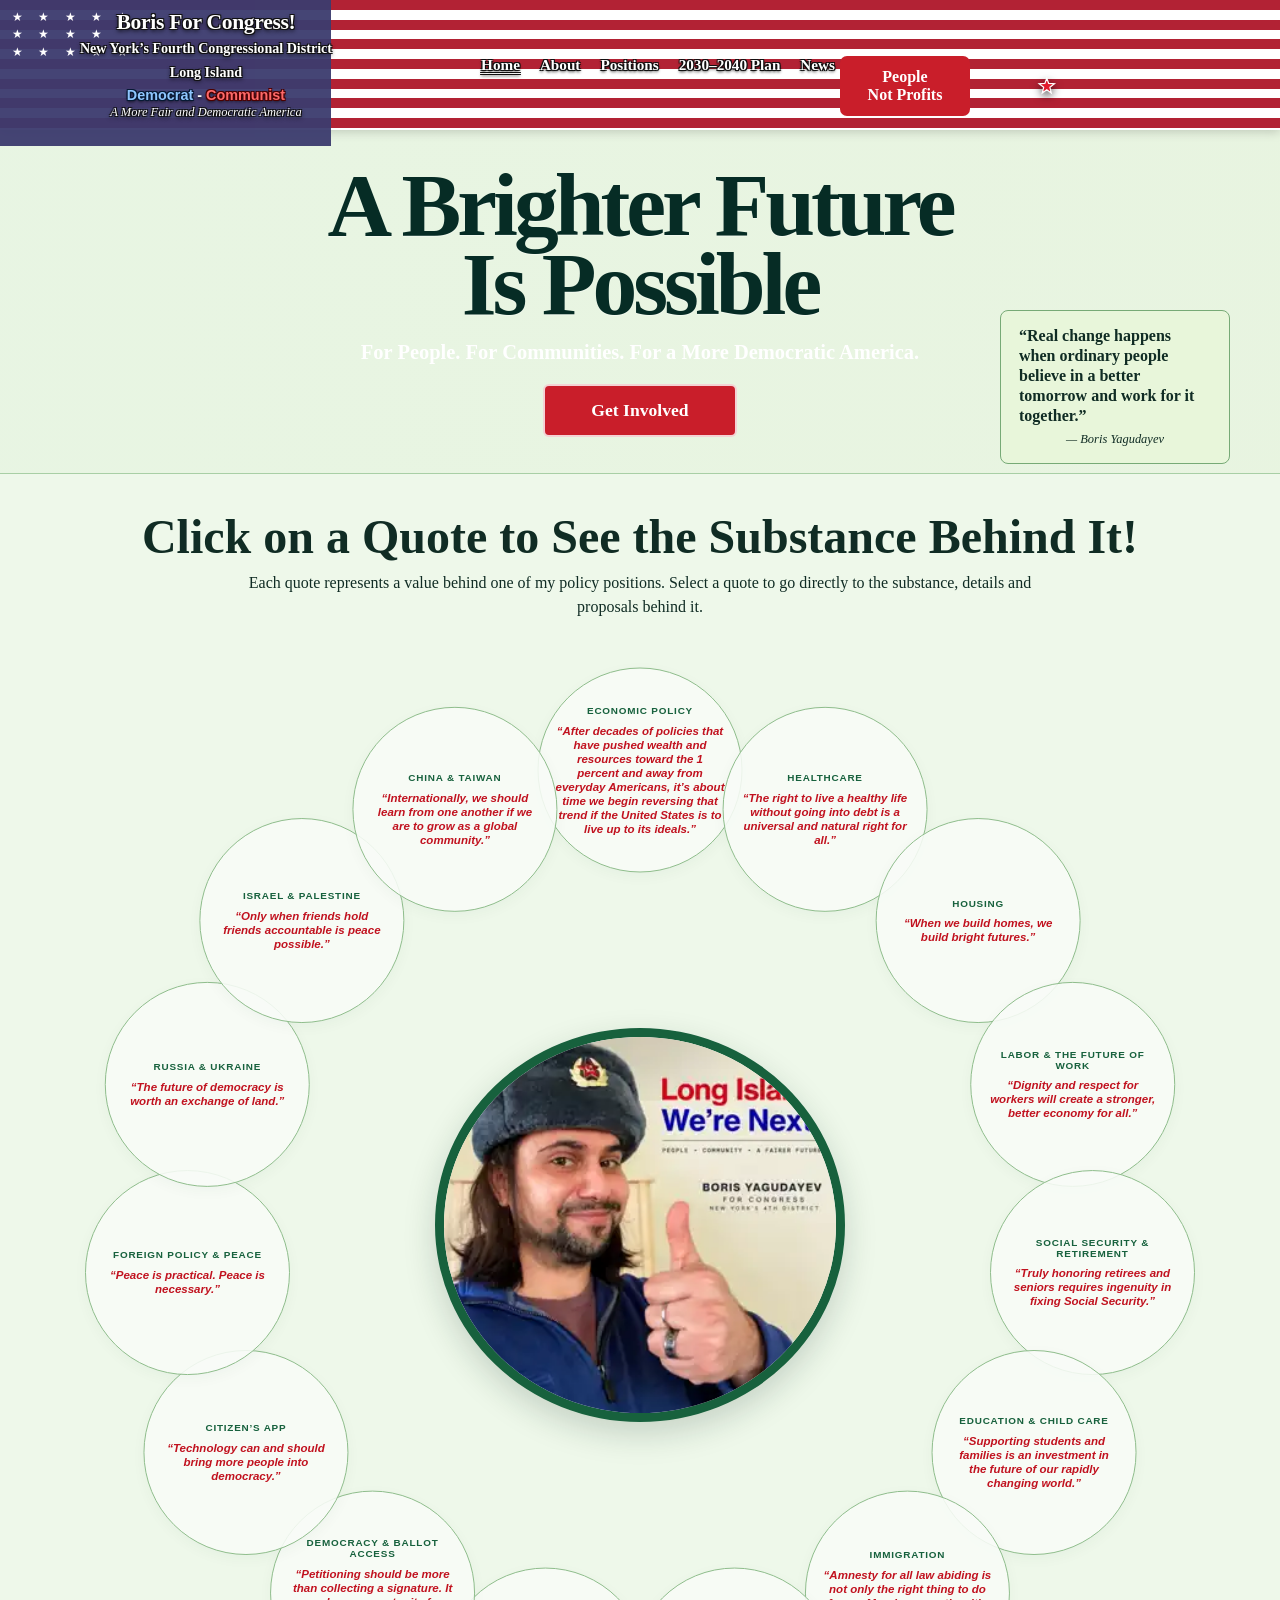
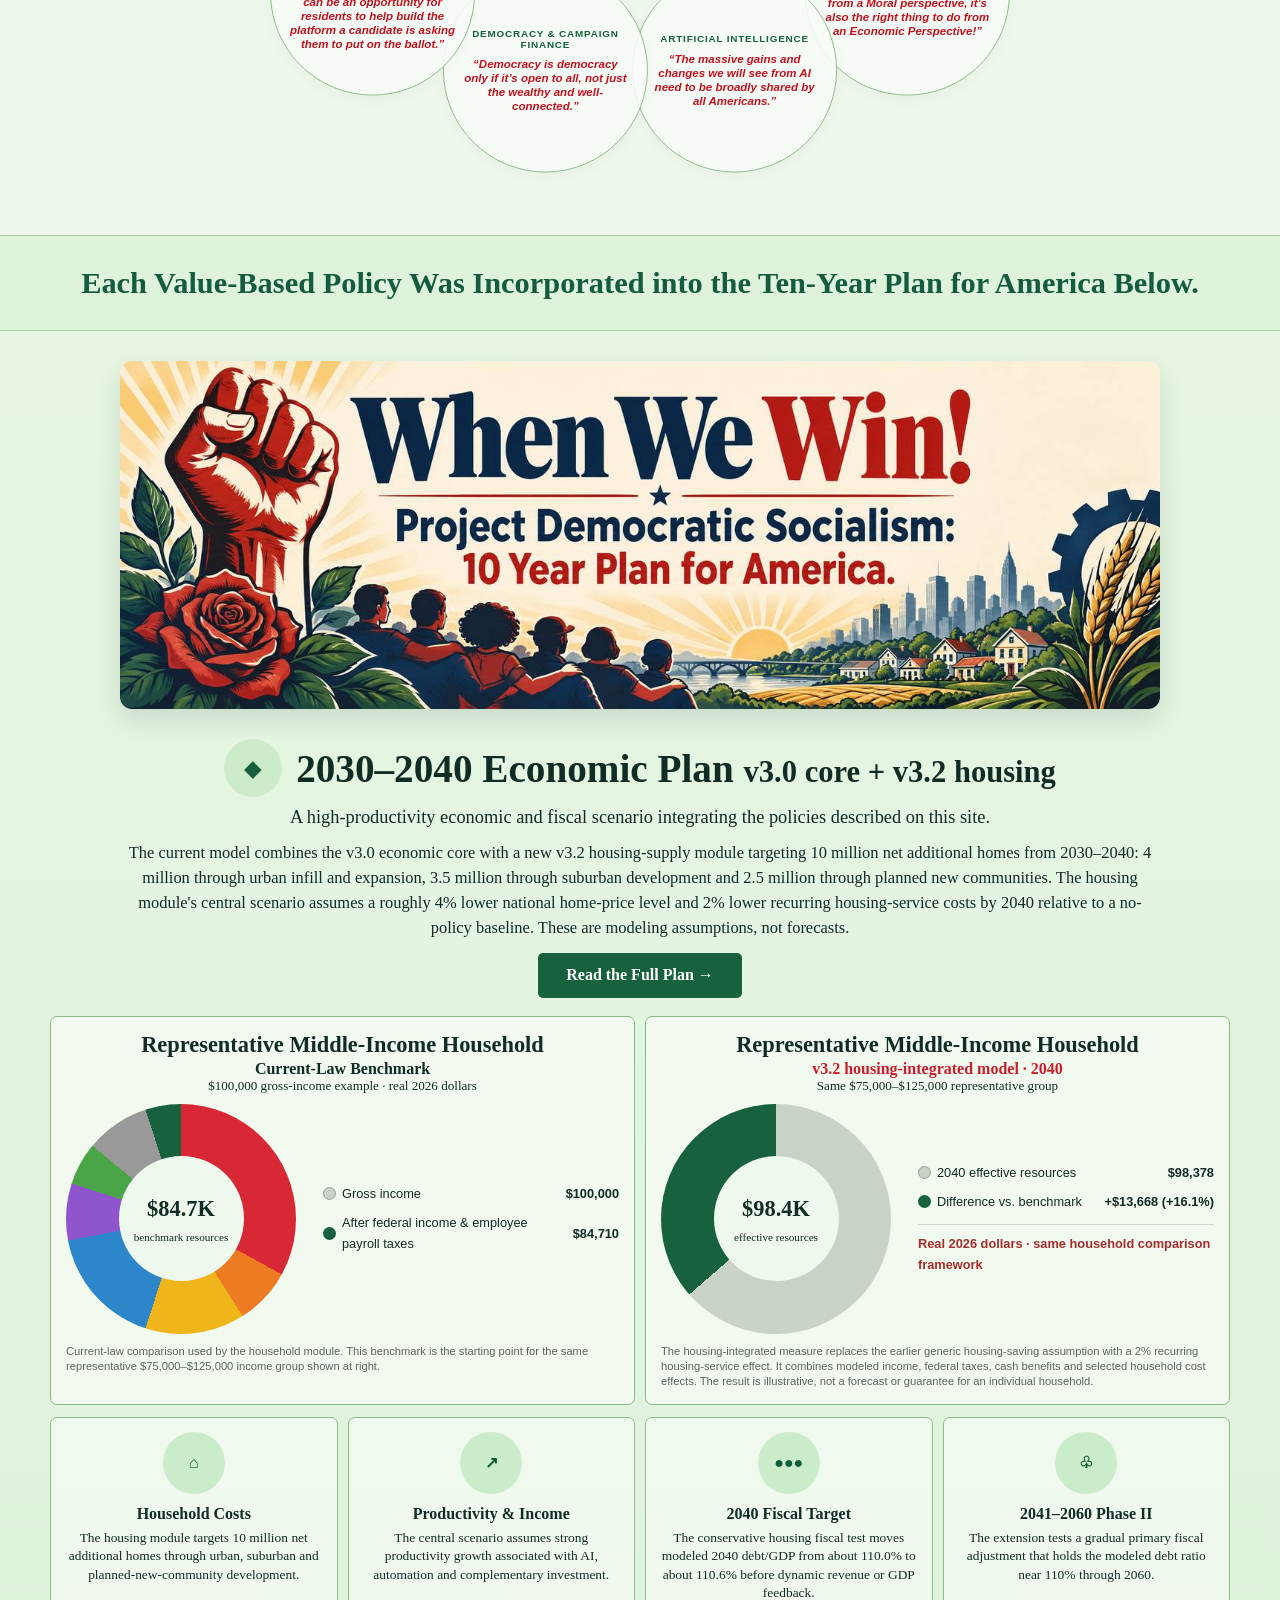
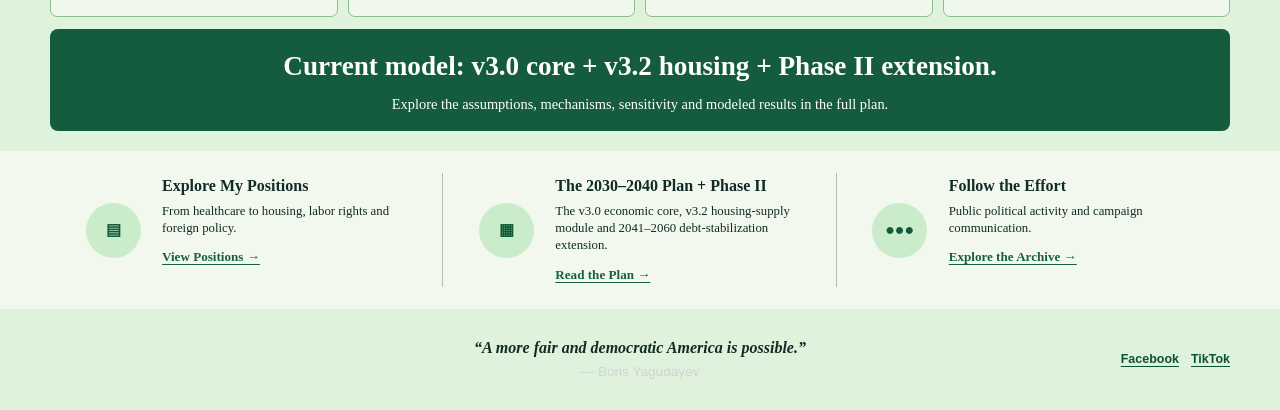
<file: index.html>
<!doctype html>
<html lang="en"><head><meta charset="utf-8"><meta name="viewport" content="width=device-width,initial-scale=1">
<title>Boris Yagudayev | NY-4 Congressional Effort & Policy Positions</title><meta name="description" content="Official public website of Boris Yagudayev of Long Island, New York. Explore his NY-4 congressional effort, policy positions, 2030–2040 economic plan, biography and public archive."><meta name="robots" content="index,follow"><meta name="google-site-verification" content="TGRehpMnRhaTFhnfC8mLvSbfM0a0paQ94l92LKnwdWw"><link rel="canonical" href="https://borisyagudayev89nycd4.github.io/boris-yagudayev/"><link rel="stylesheet" href="style.css"><meta property="og:type" content="website">
<meta property="og:title" content="Boris Yagudayev | NY-4 Congressional Effort & Policy Positions">
<meta property="og:description" content="Official public website of Boris Yagudayev of Long Island, New York. Explore his NY-4 congressional effort, policy positions, 2030–2040 economic plan, biography and public archive.">
<meta property="og:url" content="https://borisyagudayev89nycd4.github.io/boris-yagudayev/">
<meta property="og:image" content="https://borisyagudayev89nycd4.github.io/boris-yagudayev/2FD36539-6B95-46D3-983B-9218CA770803.png">
<meta property="og:image:secure_url" content="https://borisyagudayev89nycd4.github.io/boris-yagudayev/2FD36539-6B95-46D3-983B-9218CA770803.png">
<meta property="og:image:type" content="image/png">
<meta property="og:image:alt" content="Boris for Congress — New York’s Fourth Congressional District, Long Island — We’re Next">
<meta name="twitter:card" content="summary_large_image">
<meta name="twitter:title" content="Boris Yagudayev | NY-4 Congressional Effort & Policy Positions">
<meta name="twitter:description" content="Official public website of Boris Yagudayev of Long Island, New York.">
<meta name="twitter:image" content="https://borisyagudayev89nycd4.github.io/boris-yagudayev/2FD36539-6B95-46D3-983B-9218CA770803.png">
</head>
<body class="concept-home">
<header class="concept-header"><div class="wrap concept-nav"><div class="concept-brand"><a href="index.html">Boris For Congress!<br><span>New York’s Fourth Congressional District</span><br><span>Long Island</span></a><div class="party-label"><strong class="party-dem">Democrat</strong><b class="party-separator"> - </b><strong class="party-com">Communist</strong></div><em>A More Fair and Democratic America</em></div><nav><a aria-current="page" href="index.html">Home</a><a href="about.html">About</a><a href="positions.html">Positions</a><a href="plan.html">2030–2040 Plan</a><a href="archive.html">News</a><a href="#get-involved">Get Involved</a></nav><div class="header-mark"><a class="people-badge" href="#get-involved">People<br>Not Profits</a><svg class="long-island-star" viewBox="0 0 960 383" role="img" aria-label="Accurate white silhouette of Long Island with a red star marking the approximate location of New York’s Fourth Congressional District">
<defs>
  <filter id="li-threshold" color-interpolation-filters="sRGB">
    <feComponentTransfer>
      <feFuncR type="linear" slope="5" intercept="-2"/>
      <feFuncG type="linear" slope="5" intercept="-2"/>
      <feFuncB type="linear" slope="5" intercept="-2"/>
    </feComponentTransfer>
  </filter>
  <mask id="li-shape-mask" x="0" y="0" width="960" height="383" maskUnits="userSpaceOnUse" style="mask-type:luminance">
    <image href="https://upload.wikimedia.org/wikipedia/commons/thumb/6/69/Blank_Map_of_Long_Island.svg/960px-Blank_Map_of_Long_Island.svg.png" x="0" y="0" width="960" height="383" preserveAspectRatio="none" filter="url(#li-threshold)"/>
  </mask>
</defs>
<rect x="0" y="0" width="960" height="383" fill="#fff" mask="url(#li-shape-mask)"/>
<polygon fill="#e21b2d" stroke="#fff" stroke-width="5" points="262,222 270,244 294,245 275,260 281,284 262,270 243,284 249,260 230,245 254,244"/>
</svg></div></div></header>
<main>
<section class="concept-hero"><div class="hero-shade"></div><div class="wrap concept-hero-content"><h1>A Brighter Future<br>Is Possible</h1><p style="color:#fff;font-weight:700;">For People. For Communities. For a More Democratic America.</p><a class="concept-cta" href="#get-involved">Get Involved</a><blockquote>“Real change happens when ordinary people believe in a better tomorrow and work for it together.”<cite>— Boris Yagudayev</cite></blockquote></div></section>
<section class="home-policy-quotes"><div class="wrap"><h2>Click on a Quote to See the Substance Behind It!</h2><p class="home-policy-intro">Each quote represents a value behind one of my policy positions. Select a quote to go directly to the substance, details and proposals behind it.</p><div class="policy-wheel"><div class="policy-wheel-center"><img src="policy-wheel-center.svg" alt="Boris Yagudayev giving a thumbs up beside the words Long Island — We're Next!"></div><a class="policy-quote-link wheel-quote q1" href="positions.html#economic-policy"><span>ECONOMIC POLICY</span><blockquote>“After decades of policies that have pushed wealth and resources toward the 1 percent and away from everyday Americans, it’s about time we begin reversing that trend if the United States is to live up to its ideals.”</blockquote><b>Read the policy →</b></a>
<a class="policy-quote-link wheel-quote q2" href="positions.html#healthcare"><span>HEALTHCARE</span><blockquote>“The right to live a healthy life without going into debt is a universal and natural right for all.”</blockquote><b>Read the policy →</b></a>
<a class="policy-quote-link wheel-quote q3" href="positions.html#housing"><span>HOUSING</span><blockquote>“When we build homes, we build bright futures.”</blockquote><b>Read the policy →</b></a>
<a class="policy-quote-link wheel-quote q4" href="positions.html#labor-and-the-future-of-work"><span>LABOR & THE FUTURE OF WORK</span><blockquote>“Dignity and respect for workers will create a stronger, better economy for all.”</blockquote><b>Read the policy →</b></a>
<a class="policy-quote-link wheel-quote q5" href="positions.html#social-security-and-retirement"><span>SOCIAL SECURITY & RETIREMENT</span><blockquote>“Truly honoring retirees and seniors requires ingenuity in fixing Social Security.”</blockquote><b>Read the policy →</b></a>
<a class="policy-quote-link wheel-quote q6" href="positions.html#education-and-child-care"><span>EDUCATION & CHILD CARE</span><blockquote>“Supporting students and families is an investment in the future of our rapidly changing world.”</blockquote><b>Read the policy →</b></a>
<a class="policy-quote-link wheel-quote q7" href="positions.html#immigration"><span>IMMIGRATION</span><blockquote>“Amnesty for all law abiding is not only the right thing to do from a Moral perspective, it’s also the right thing to do from an Economic Perspective!”</blockquote><b>Read the policy →</b></a>
<a class="policy-quote-link wheel-quote q8" href="positions.html#artificial-intelligence"><span>ARTIFICIAL INTELLIGENCE</span><blockquote>“The massive gains and changes we will see from AI need to be broadly shared by all Americans.”</blockquote><b>Read the policy →</b></a>
<a class="policy-quote-link wheel-quote q9" href="positions.html#democracy-and-campaign-finance"><span>DEMOCRACY & CAMPAIGN FINANCE</span><blockquote>“Democracy is democracy only if it’s open to all, not just the wealthy and well-connected.”</blockquote><b>Read the policy →</b></a>
<a class="policy-quote-link wheel-quote q10" href="positions.html#democracy-and-ballot-access"><span>DEMOCRACY &amp; BALLOT ACCESS</span><blockquote>“Petitioning should be more than collecting a signature. It can be an opportunity for residents to help build the platform a candidate is asking them to put on the ballot.”</blockquote><b>Read the policy →</b></a>
<a class="policy-quote-link wheel-quote q11" href="positions.html#proposal-in-development"><span>CITIZEN’S APP</span><blockquote>“Technology can and should bring more people into democracy.”</blockquote><b>Read the policy →</b></a>
<a class="policy-quote-link wheel-quote q12" href="positions.html#foreign-policy-and-peace"><span>FOREIGN POLICY & PEACE</span><blockquote>“Peace is practical. Peace is necessary.”</blockquote><b>Read the policy →</b></a>
<a class="policy-quote-link wheel-quote q13" href="positions.html#russia-and-ukraine"><span>RUSSIA & UKRAINE</span><blockquote>“The future of democracy is worth an exchange of land.”</blockquote><b>Read the policy →</b></a>
<a class="policy-quote-link wheel-quote q14" href="positions.html#israel-and-palestine"><span>ISRAEL & PALESTINE</span><blockquote>“Only when friends hold friends accountable is peace possible.”</blockquote><b>Read the policy →</b></a>
<a class="policy-quote-link wheel-quote q15" href="positions.html#china-and-taiwan"><span>CHINA & TAIWAN</span><blockquote>“Internationally, we should learn from one another if we are to grow as a global community.”</blockquote><b>Read the policy →</b></a></div></div></div></section>
<section class="plan-transition"><div class="wrap"><p>Each Value-Based Policy Was Incorporated into the Ten-Year Plan for America Below.</p></div></section>
<section class="concept-plan"><div class="wrap"><a class="home-plan-banner-link" href="plan.html" aria-label="Open the 2030–2040 Ten-Year Plan"><img class="home-plan-banner" src="ten-year-plan-banner.jpg" alt="When We Win! Project Democratic Socialism: 10 Year Plan for America banner"></a><div class="concept-plan-title"><span class="leaf-icon">◆</span><h2>2030–2040 Economic Plan <small>v3.0 core + v3.2 housing</small></h2></div><p class="concept-subhead">A high-productivity economic and fiscal scenario integrating the policies described on this site.</p><p class="concept-plan-copy">The current model combines the v3.0 economic core with a new v3.2 housing-supply module targeting 10 million net additional homes from 2030–2040: 4 million through urban infill and expansion, 3.5 million through suburban development and 2.5 million through planned new communities. The housing module's central scenario assumes a roughly 4% lower national home-price level and 2% lower recurring housing-service costs by 2040 relative to a no-policy baseline. These are modeling assumptions, not forecasts.</p><a class="green-button" href="plan.html">Read the Full Plan →</a>
<div class="concept-budget-grid">
<figure class="concept-budget-card"><figcaption><strong>Representative Middle-Income Household</strong><b>Current-Law Benchmark</b><span>$100,000 gross-income example · real 2026 dollars</span></figcaption><div class="concept-budget-body"><div class="concept-donut concept-donut-base"><div><strong>$84.7K</strong><span>benchmark resources</span></div></div><div class="concept-legend"><span><i class="c-basket"></i>Gross income <b>$100,000</b></span><span><i class="c-room"></i>After federal income & employee payroll taxes <b>$84,710</b></span></div></div><p class="concept-note">Current-law comparison used by the household module. This benchmark is the starting point for the same representative $75,000–$125,000 income group shown at right.</p></figure>
<figure class="concept-budget-card"><figcaption><strong>Representative Middle-Income Household</strong><b class="red-label">v3.2 housing-integrated model · 2040</b><span>Same $75,000–$125,000 representative group</span></figcaption><div class="concept-budget-body"><div class="concept-donut concept-donut-plan"><div><strong>$98.4K</strong><span>effective resources</span></div></div><div class="concept-legend"><span><i class="c-basket"></i>2040 effective resources <b>$98,378</b></span><span><i class="c-room"></i>Difference vs. benchmark <b>+$13,668 (+16.1%)</b></span><span class="monthly-room">Real 2026 dollars · same household comparison framework</span></div></div><p class="concept-note">The housing-integrated measure replaces the earlier generic housing-saving assumption with a 2% recurring housing-service effect. It combines modeled income, federal taxes, cash benefits and selected household cost effects. The result is illustrative, not a forecast or guarantee for an individual household.</p></figure></div>
<div class="concept-benefits"><article><span>⌂</span><h3>Household Costs</h3><p>The housing module targets 10 million net additional homes through urban, suburban and planned-new-community development.</p></article><article><span>↗</span><h3>Productivity & Income</h3><p>The central scenario assumes strong productivity growth associated with AI, automation and complementary investment.</p></article><article><span>●●●</span><h3>2040 Fiscal Target</h3><p>The conservative housing fiscal test moves modeled 2040 debt/GDP from about 110.0% to about 110.6% before dynamic revenue or GDP feedback.</p></article><article><span>♧</span><h3>2041–2060 Phase II</h3><p>The extension tests a gradual primary fiscal adjustment that holds the modeled debt ratio near 110% through 2060.</p></article></div>
<div class="concept-banner"><strong>Current model: v3.0 core + v3.2 housing + Phase II extension.</strong><span>Explore the assumptions, mechanisms, sensitivity and modeled results in the full plan.</span></div>
</div></section>
<section class="concept-links" id="get-involved"><div class="wrap"><article><span>▤</span><div><h3>Explore My Positions</h3><p>From healthcare to housing, labor rights and foreign policy.</p><a href="positions.html">View Positions →</a></div></article><article><span>▦</span><div><h3>The 2030–2040 Plan + Phase II</h3><p>The v3.0 economic core, v3.2 housing-supply module and 2041–2060 debt-stabilization extension.</p><a href="plan.html">Read the Plan →</a></div></article><article><span>●●●</span><div><h3>Follow the Effort</h3><p>Public political activity and campaign communication.</p><a href="archive.html">Explore the Archive →</a></div></article></div></section>
</main><footer class="concept-footer"><div class="wrap"><div><strong>“A more fair and democratic America is possible.”</strong><span>— Boris Yagudayev</span></div><div class="footer-social"><a href="https://www.facebook.com/share/g/1Dkjc7GqKi/?mibextid=wwXIfr" target="_blank" rel="noopener noreferrer">Facebook</a><a href="https://www.tiktok.com/@borisyagudayev" target="_blank" rel="noopener noreferrer">TikTok</a></div></div></footer></body></html>
</file>
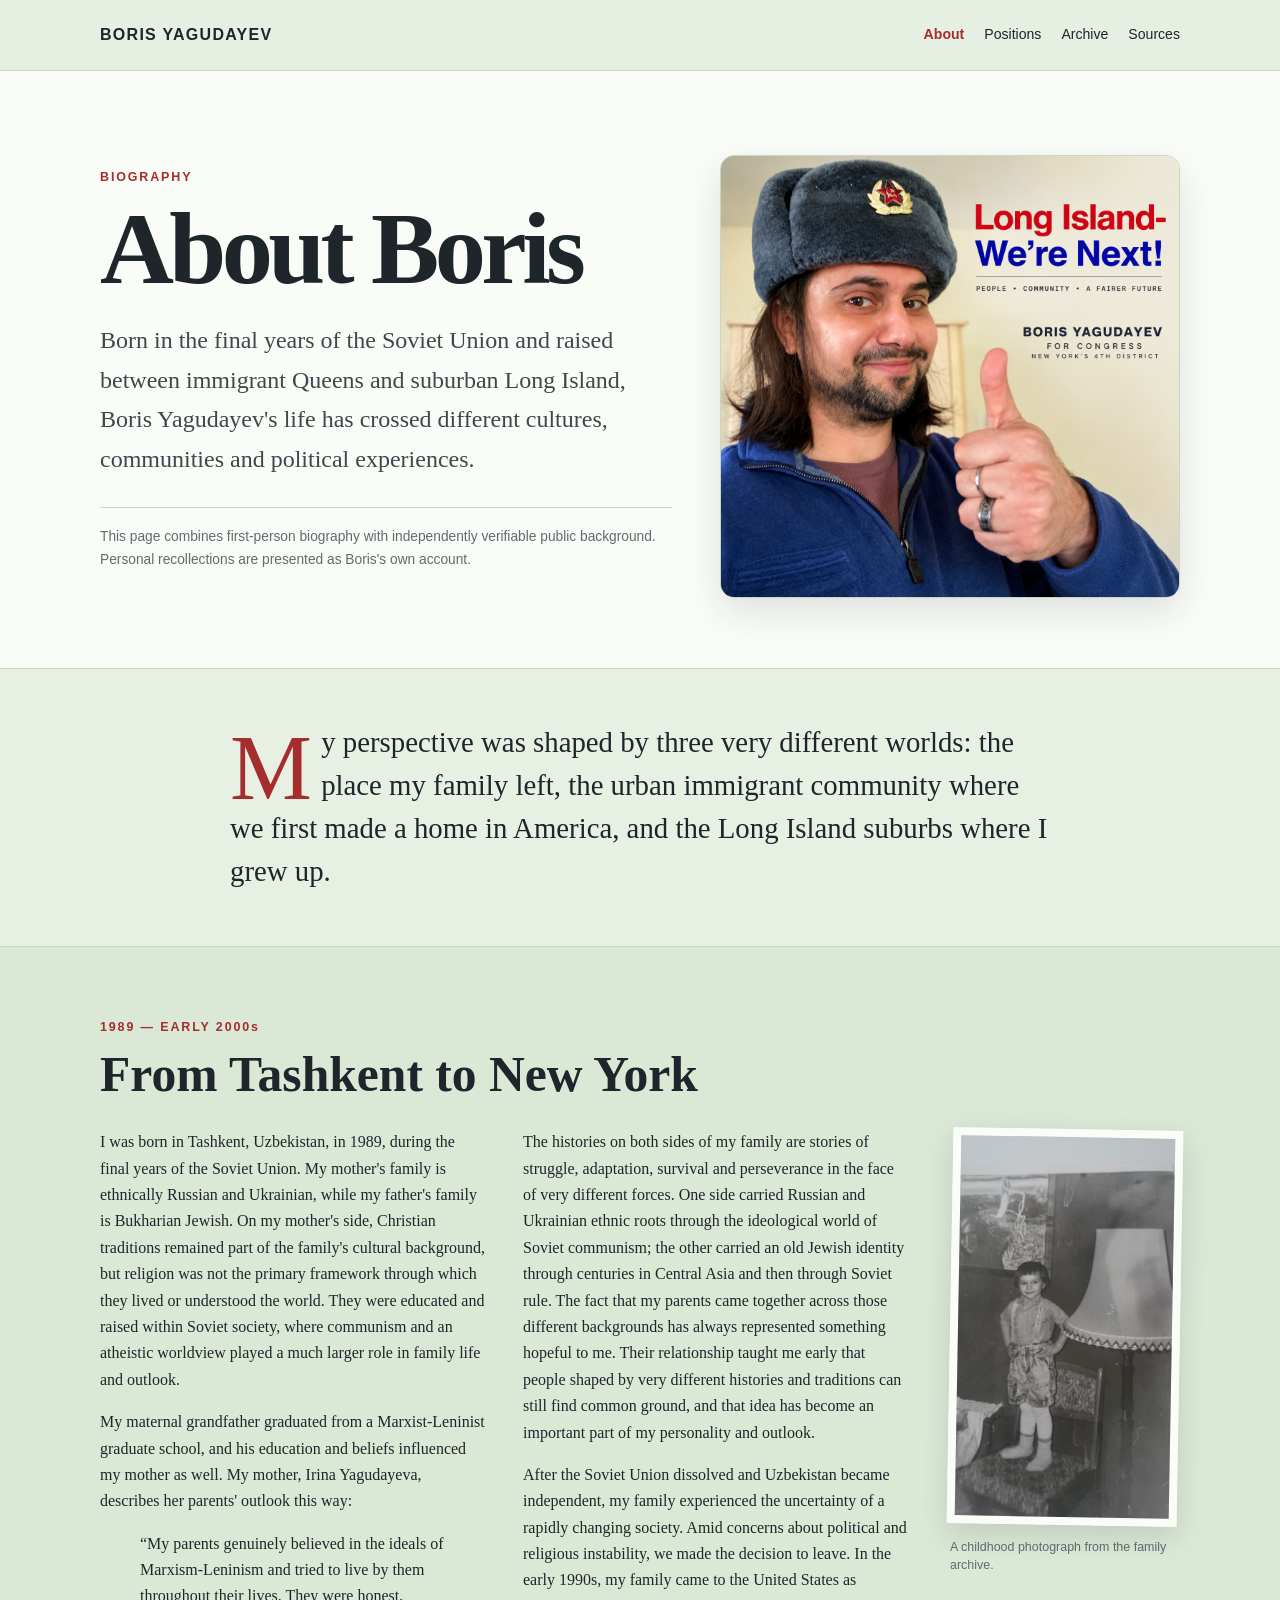
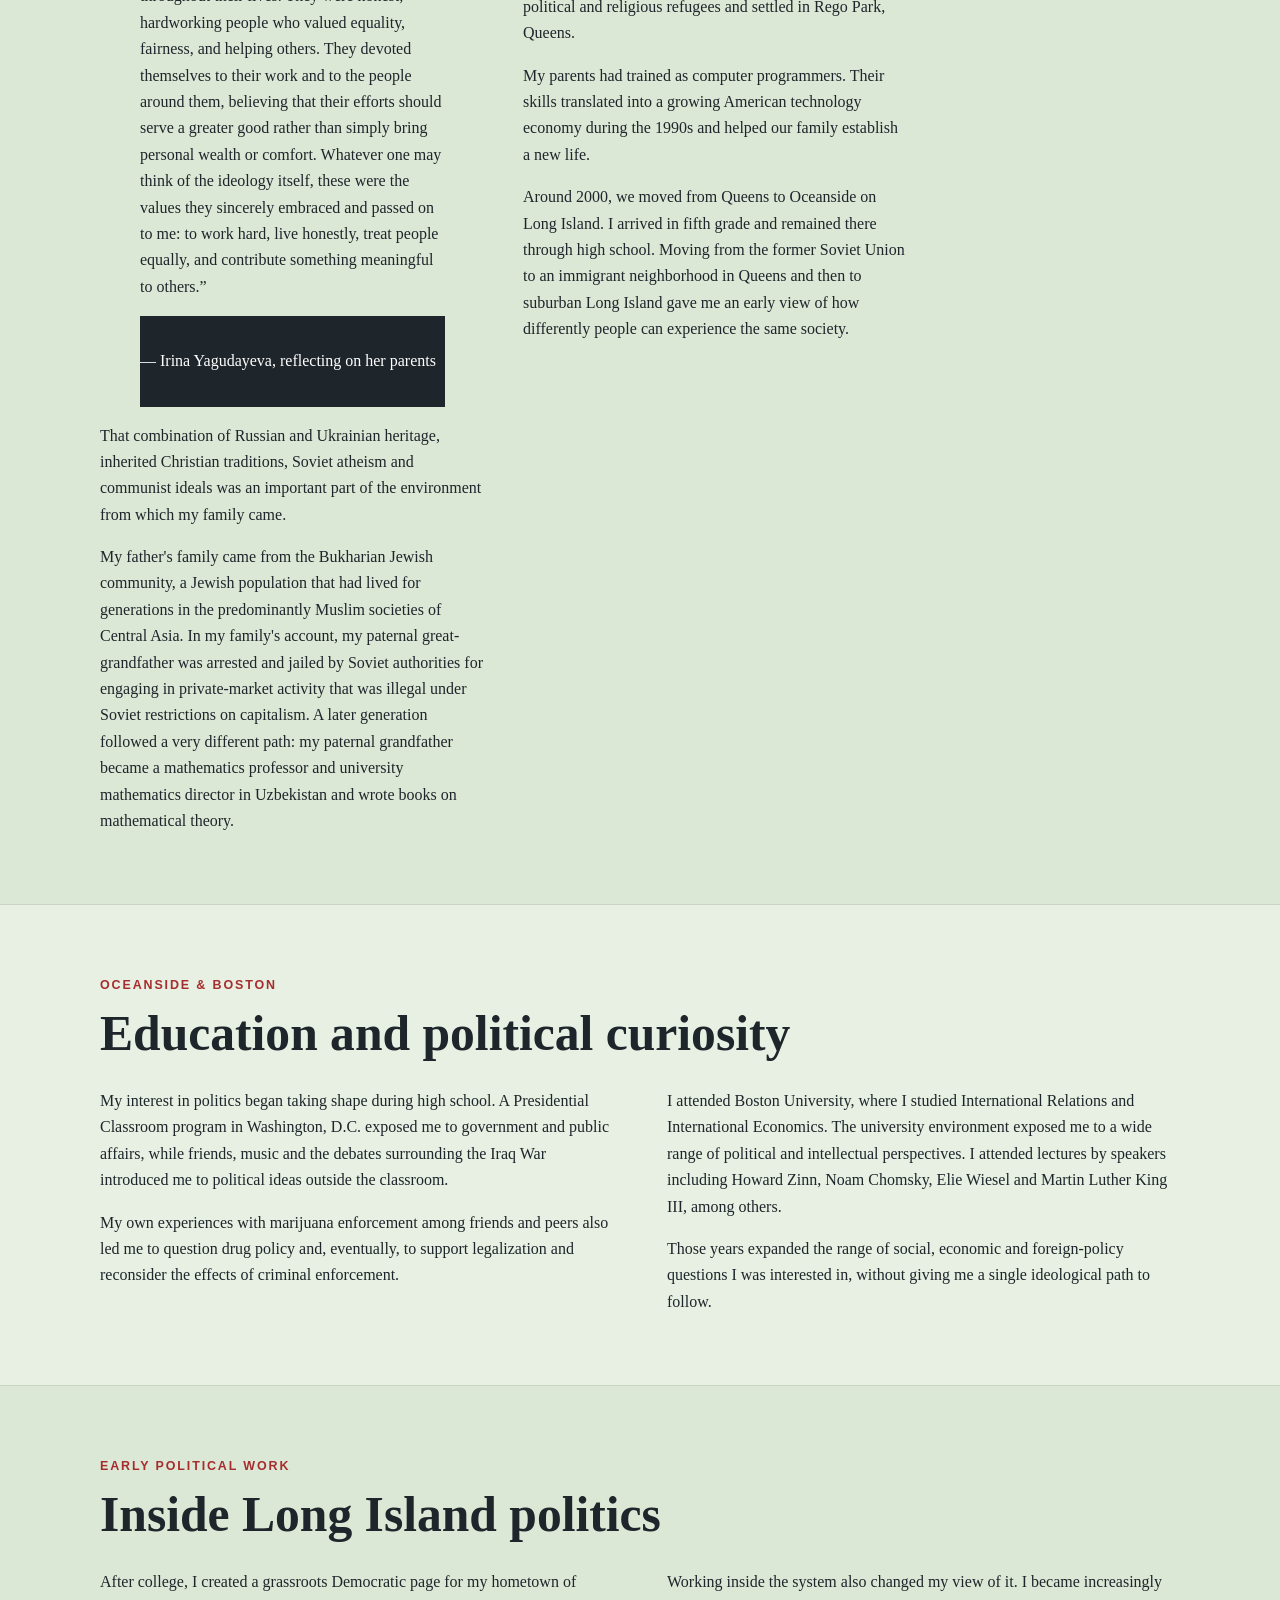
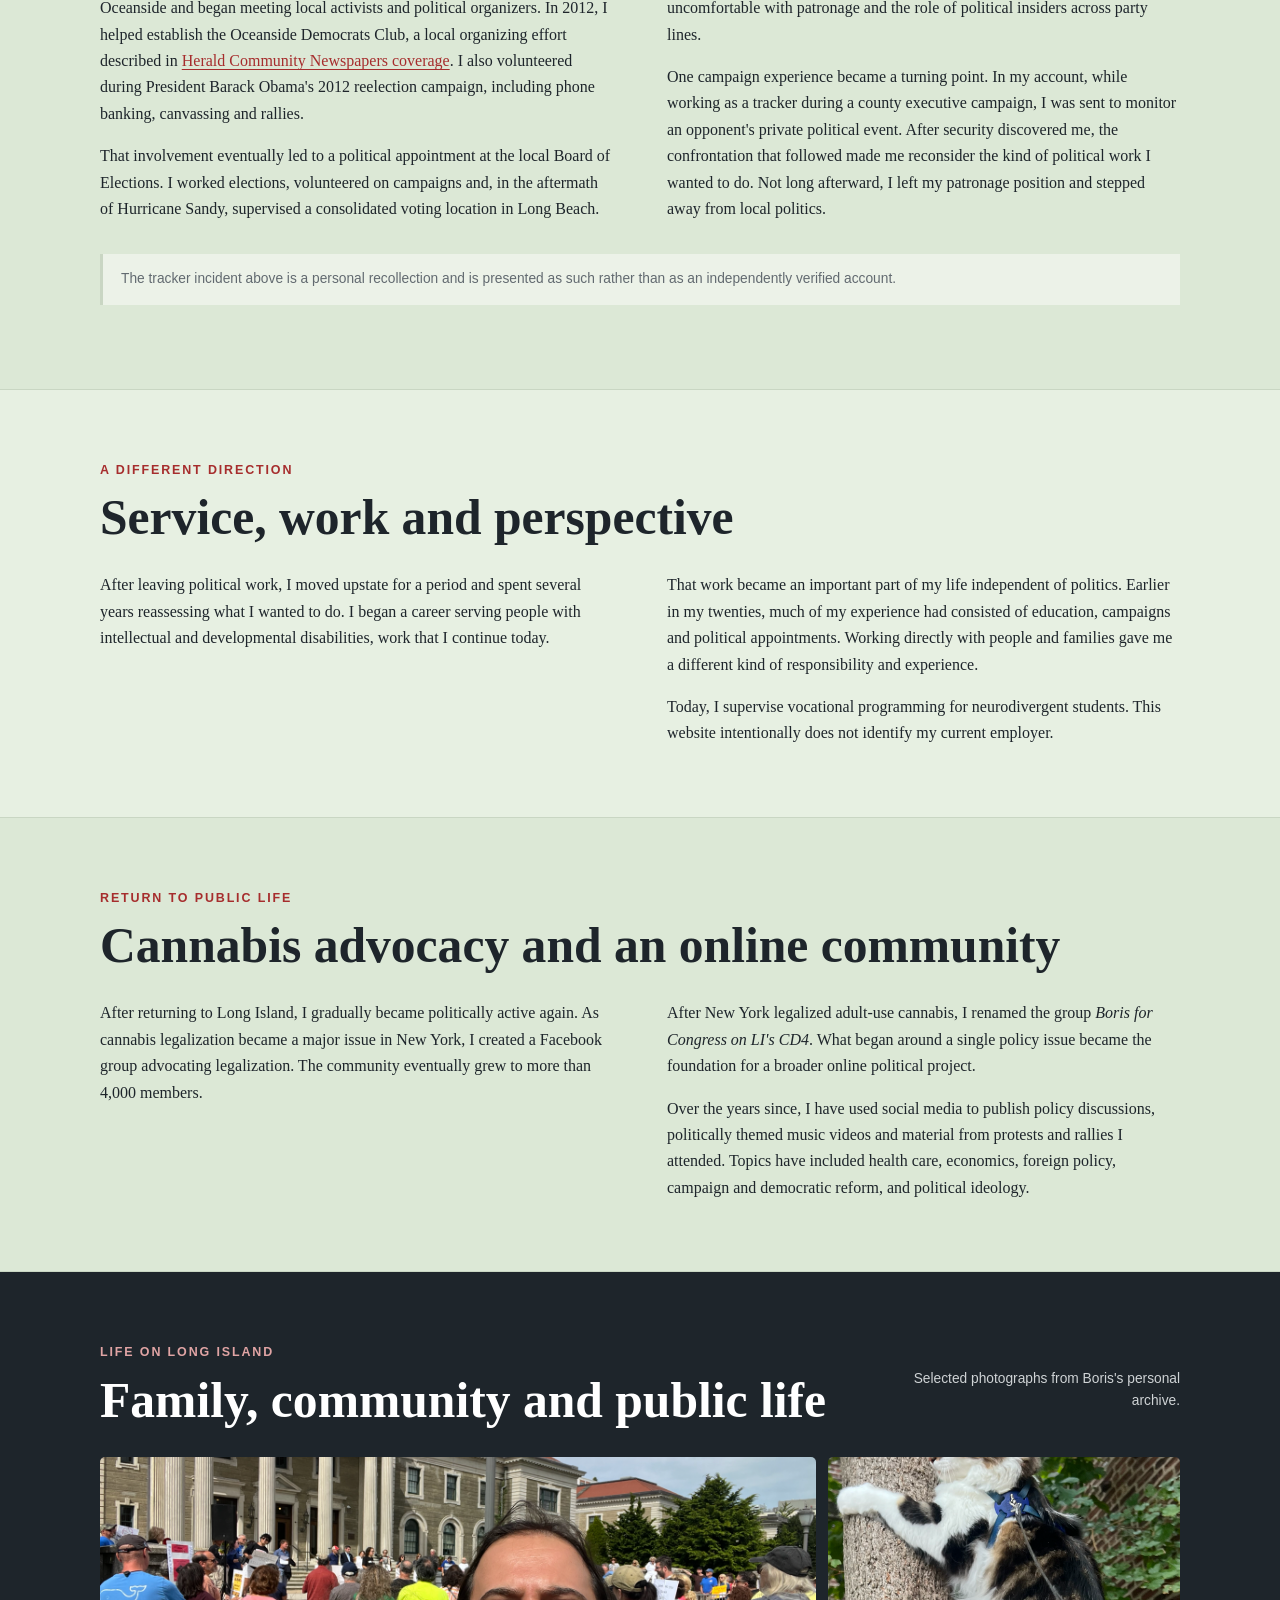
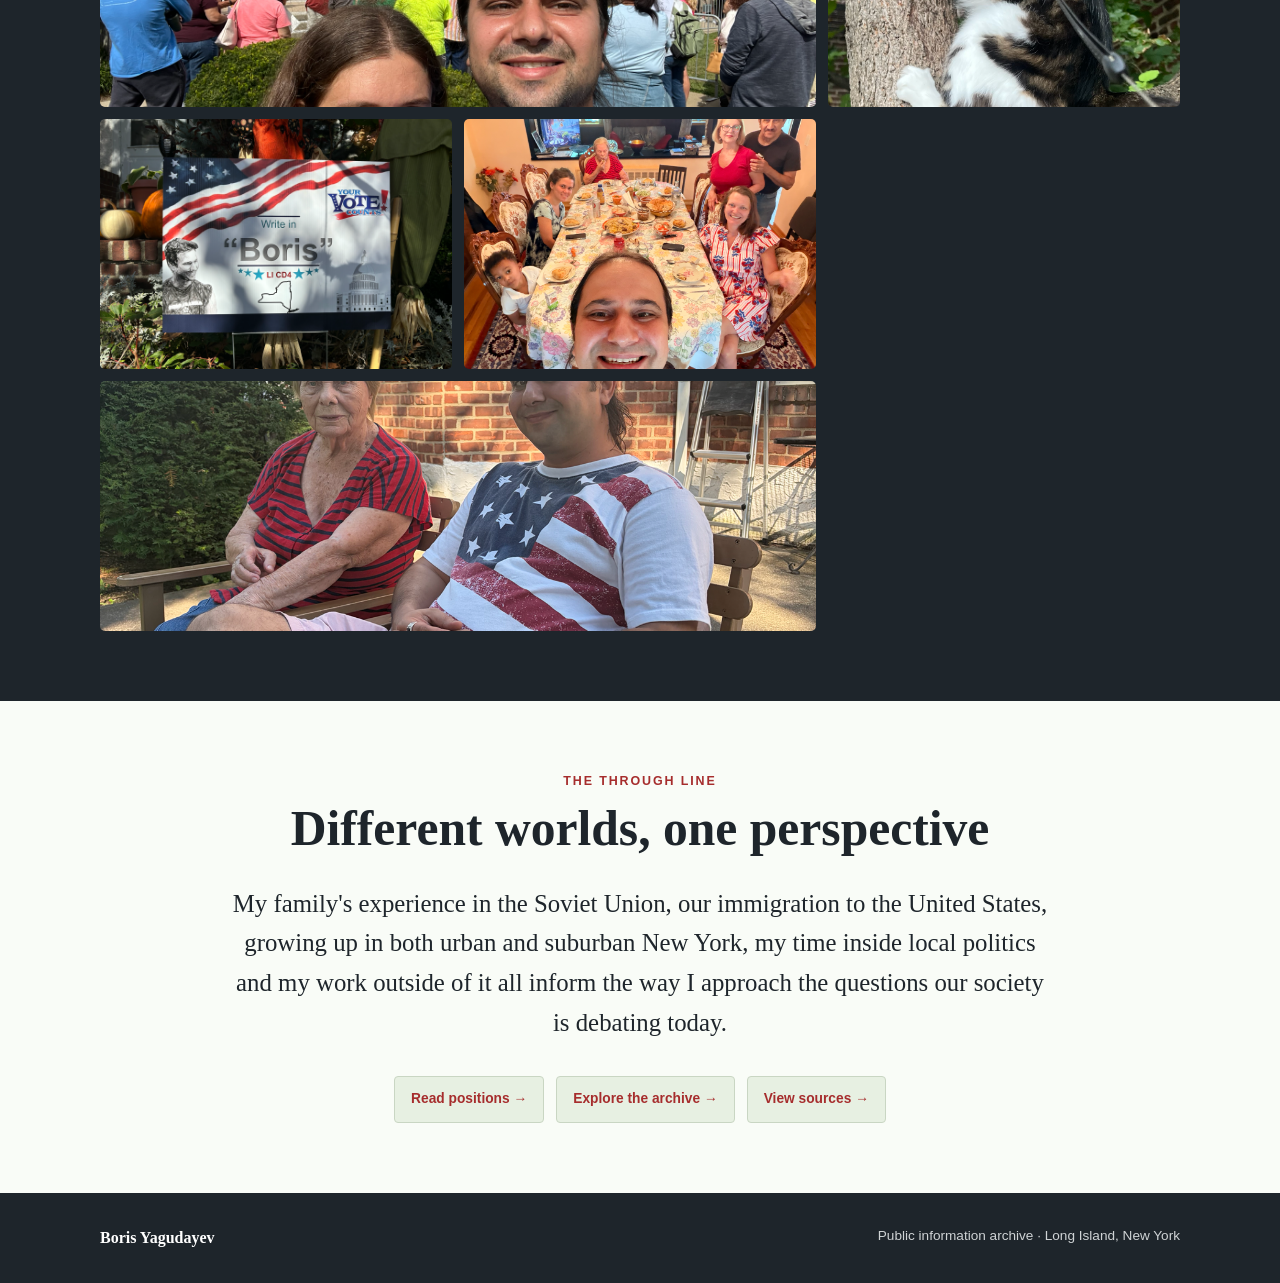
<file: about.html>
<!doctype html>
<html lang="en">
<head>
  <meta charset="utf-8">
  <meta name="viewport" content="width=device-width,initial-scale=1">
  <title>About Boris Yagudayev | Biography</title>
  <meta name="description" content="The personal biography of Boris Yagudayev: from Tashkent and Queens to Oceanside, Boston University, community work and public life on Long Island.">
  <meta name="robots" content="index,follow">
  <link rel="canonical" href="https://borisyagudayev89nycd4.github.io/boris-yagudayev/about.html">
  <meta property="og:site_name" content="Boris Yagudayev">
  <meta property="og:title" content="About Boris Yagudayev | Biography">
  <meta property="og:description" content="From Tashkent and Queens to Oceanside, Boston University, community work and public life on Long Island.">
  <meta property="og:type" content="profile">
  <meta property="og:url" content="https://borisyagudayev89nycd4.github.io/boris-yagudayev/about.html">
  <meta property="og:image" content="https://borisyagudayev89nycd4.github.io/boris-yagudayev/boris-headshot.png">
  <meta name="twitter:card" content="summary_large_image">
  <meta name="twitter:title" content="About Boris Yagudayev | Biography">
  <meta name="twitter:description" content="From Tashkent and Queens to Oceanside, Boston University, community work and public life on Long Island.">
  <meta name="twitter:image" content="https://borisyagudayev89nycd4.github.io/boris-yagudayev/boris-headshot.png">
  <link rel="stylesheet" href="style.css">
</head>
<body>
<header>
  <div class="wrap nav">
    <a class="brand" href="index.html">BORIS YAGUDAYEV</a>
    <nav aria-label="Primary navigation">
      <a href="about.html" aria-current="page">About</a>
      <a href="positions.html">Positions</a>
      <a href="archive.html">Archive</a>
      <a href="sources.html">Sources</a>
    </nav>
  </div>
</header>

<main>
  <section class="hero bio-hero">
    <div class="wrap hero-grid">
      <div>
        <p class="eyebrow">BIOGRAPHY</p>
        <h1>About Boris</h1>
        <p class="lede">Born in the final years of the Soviet Union and raised between immigrant Queens and suburban Long Island, Boris Yagudayev's life has crossed different cultures, communities and political experiences.</p>
        <p class="small bio-note">This page combines first-person biography with independently verifiable public background. Personal recollections are presented as Boris's own account.</p>
      </div>
      <div class="portrait-wrap">
        <img class="portrait" src="boris-headshot.png" alt="Portrait of Boris Yagudayev">
      </div>
    </div>
  </section>

  <section class="bio-intro">
    <div class="wrap narrow">
      <p class="drop-intro">My perspective was shaped by three very different worlds: the place my family left, the urban immigrant community where we first made a home in America, and the Long Island suburbs where I grew up.</p>
    </div>
  </section>

  <section class="alt">
    <div class="wrap">
      <p class="eyebrow">1989 — EARLY 2000s</p>
      <h2>From Tashkent to New York</h2>
      <div class="story-with-photo">
        <div class="bio-columns">
          <div>
            <p>I was born in Tashkent, Uzbekistan, in 1989, during the final years of the Soviet Union. My mother's family is ethnically Russian and Ukrainian, while my father's family is Bukharian Jewish. On my mother's side, Christian traditions remained part of the family's cultural background, but religion was not the primary framework through which they lived or understood the world. They were educated and raised within Soviet society, where communism and an atheistic worldview played a much larger role in family life and outlook.</p>
            <p>My maternal grandfather graduated from a Marxist-Leninist graduate school, and his education and beliefs influenced my mother as well. My mother, Irina Yagudayeva, describes her parents' outlook this way:</p>
            <blockquote class="family-quote"><p>“My parents genuinely believed in the ideals of Marxism-Leninism and tried to live by them throughout their lives. They were honest, hardworking people who valued equality, fairness, and helping others. They devoted themselves to their work and to the people around them, believing that their efforts should serve a greater good rather than simply bring personal wealth or comfort. Whatever one may think of the ideology itself, these were the values they sincerely embraced and passed on to me: to work hard, live honestly, treat people equally, and contribute something meaningful to others.”</p><footer>— Irina Yagudayeva, reflecting on her parents</footer></blockquote>
            <p>That combination of Russian and Ukrainian heritage, inherited Christian traditions, Soviet atheism and communist ideals was an important part of the environment from which my family came.</p>
            <p>My father's family came from the Bukharian Jewish community, a Jewish population that had lived for generations in the predominantly Muslim societies of Central Asia. In my family's account, my paternal great-grandfather was arrested and jailed by Soviet authorities for engaging in private-market activity that was illegal under Soviet restrictions on capitalism. A later generation followed a very different path: my paternal grandfather became a mathematics professor and university mathematics director in Uzbekistan and wrote books on mathematical theory.</p>
          </div>
          <div>
            <p>The histories on both sides of my family are stories of struggle, adaptation, survival and perseverance in the face of very different forces. One side carried Russian and Ukrainian ethnic roots through the ideological world of Soviet communism; the other carried an old Jewish identity through centuries in Central Asia and then through Soviet rule. The fact that my parents came together across those different backgrounds has always represented something hopeful to me. Their relationship taught me early that people shaped by very different histories and traditions can still find common ground, and that idea has become an important part of my personality and outlook.</p>
            <p>After the Soviet Union dissolved and Uzbekistan became independent, my family experienced the uncertainty of a rapidly changing society. Amid concerns about political and religious instability, we made the decision to leave. In the early 1990s, my family came to the United States as political and religious refugees and settled in Rego Park, Queens.</p>
            <p>My parents had trained as computer programmers. Their skills translated into a growing American technology economy during the 1990s and helped our family establish a new life.</p>
            <p>Around 2000, we moved from Queens to Oceanside on Long Island. I arrived in fifth grade and remained there through high school. Moving from the former Soviet Union to an immigrant neighborhood in Queens and then to suburban Long Island gave me an early view of how differently people can experience the same society.</p>
          </div>
        </div>
        <figure class="story-photo childhood-photo">
          <img src="AFA43701-80C3-4E89-887C-0DC6353F38AA.png" alt="Childhood photograph from Boris Yagudayev's family archive" loading="lazy">
          <figcaption>A childhood photograph from the family archive.</figcaption>
        </figure>
      </div>
    </div>
  </section>

  <section>
    <div class="wrap">
      <p class="eyebrow">OCEANSIDE & BOSTON</p>
      <h2>Education and political curiosity</h2>
      <div class="bio-columns">
        <div>
          <p>My interest in politics began taking shape during high school. A Presidential Classroom program in Washington, D.C. exposed me to government and public affairs, while friends, music and the debates surrounding the Iraq War introduced me to political ideas outside the classroom.</p>
          <p>My own experiences with marijuana enforcement among friends and peers also led me to question drug policy and, eventually, to support legalization and reconsider the effects of criminal enforcement.</p>
        </div>
        <div>
          <p>I attended Boston University, where I studied International Relations and International Economics. The university environment exposed me to a wide range of political and intellectual perspectives. I attended lectures by speakers including Howard Zinn, Noam Chomsky, Elie Wiesel and Martin Luther King III, among others.</p>
          <p>Those years expanded the range of social, economic and foreign-policy questions I was interested in, without giving me a single ideological path to follow.</p>
        </div>
      </div>
    </div>
  </section>

  <section class="alt">
    <div class="wrap">
      <p class="eyebrow">EARLY POLITICAL WORK</p>
      <h2>Inside Long Island politics</h2>
      <div class="bio-columns">
        <div>
          <p>After college, I created a grassroots Democratic page for my hometown of Oceanside and began meeting local activists and political organizers. In 2012, I helped establish the Oceanside Democrats Club, a local organizing effort described in <a href="https://share.google/BmzMQjcapaqocVjrT" target="_blank" rel="noopener noreferrer">Herald Community Newspapers coverage</a>. I also volunteered during President Barack Obama's 2012 reelection campaign, including phone banking, canvassing and rallies.</p>
          <p>That involvement eventually led to a political appointment at the local Board of Elections. I worked elections, volunteered on campaigns and, in the aftermath of Hurricane Sandy, supervised a consolidated voting location in Long Beach.</p>
        </div>
        <div>
          <p>Working inside the system also changed my view of it. I became increasingly uncomfortable with patronage and the role of political insiders across party lines.</p>
          <p>One campaign experience became a turning point. In my account, while working as a tracker during a county executive campaign, I was sent to monitor an opponent's private political event. After security discovered me, the confrontation that followed made me reconsider the kind of political work I wanted to do. Not long afterward, I left my patronage position and stepped away from local politics.</p>
        </div>
      </div>
      <p class="small source-context">The tracker incident above is a personal recollection and is presented as such rather than as an independently verified account.</p>
    </div>
  </section>

  <section>
    <div class="wrap">
      <p class="eyebrow">A DIFFERENT DIRECTION</p>
      <h2>Service, work and perspective</h2>
      <div class="bio-columns">
        <div>
          <p>After leaving political work, I moved upstate for a period and spent several years reassessing what I wanted to do. I began a career serving people with intellectual and developmental disabilities, work that I continue today.</p>
        </div>
        <div>
          <p>That work became an important part of my life independent of politics. Earlier in my twenties, much of my experience had consisted of education, campaigns and political appointments. Working directly with people and families gave me a different kind of responsibility and experience.</p>
          <p>Today, I supervise vocational programming for neurodivergent students. This website intentionally does not identify my current employer.</p>
        </div>
      </div>
    </div>
  </section>

  <section class="alt">
    <div class="wrap">
      <p class="eyebrow">RETURN TO PUBLIC LIFE</p>
      <h2>Cannabis advocacy and an online community</h2>
      <div class="bio-columns">
        <div>
          <p>After returning to Long Island, I gradually became politically active again. As cannabis legalization became a major issue in New York, I created a Facebook group advocating legalization. The community eventually grew to more than 4,000 members.</p>
        </div>
        <div>
          <p>After New York legalized adult-use cannabis, I renamed the group <em>Boris for Congress on LI's CD4</em>. What began around a single policy issue became the foundation for a broader online political project.</p>
          <p>Over the years since, I have used social media to publish policy discussions, politically themed music videos and material from protests and rallies I attended. Topics have included health care, economics, foreign policy, campaign and democratic reform, and political ideology.</p>
        </div>
      </div>
    </div>
  </section>

  <section class="photo-story">
    <div class="wrap">
      <div class="photo-story-heading">
        <div>
          <p class="eyebrow">LIFE ON LONG ISLAND</p>
          <h2>Family, community and public life</h2>
        </div>
        <p class="small">Selected photographs from Boris's personal archive.</p>
      </div>
      <div class="photo-grid" aria-label="Selected photographs from Boris Yagudayev's personal archive">
        <figure class="photo-wide"><img src="348A8754-BD0B-4A13-8EF1-CB55374A5A24.png" alt="Personal photograph from Boris Yagudayev's archive" loading="lazy"></figure>
        <figure><img src="72D6285B-ED69-4D48-8E79-5E4E8B68F7A9.png" alt="Personal photograph from Boris Yagudayev's archive" loading="lazy"></figure>
        <figure><img src="7FFD0C68-CAB1-4B4E-8343-ABC5CBC7795C.png" alt="Personal photograph from Boris Yagudayev's archive" loading="lazy"></figure>
        <figure><img src="86A77F6E-1382-4C92-8DFA-89BB05E709B7.png" alt="Personal photograph from Boris Yagudayev's archive" loading="lazy"></figure>
        <figure class="photo-wide"><img src="E032CE3F-BEFA-46BA-A372-405517180764.png" alt="Personal photograph from Boris Yagudayev's archive" loading="lazy"></figure>
      </div>
    </div>
  </section>

  <section class="bio-closing">
    <div class="wrap narrow">
      <p class="eyebrow">THE THROUGH LINE</p>
      <h2>Different worlds, one perspective</h2>
      <p class="closing-text">My family's experience in the Soviet Union, our immigration to the United States, growing up in both urban and suburban New York, my time inside local politics and my work outside of it all inform the way I approach the questions our society is debating today.</p>
      <div class="bio-links">
        <a class="text-button" href="positions.html">Read positions →</a>
        <a class="text-button" href="archive.html">Explore the archive →</a>
        <a class="text-button" href="sources.html">View sources →</a>
      </div>
    </div>
  </section>
</main>

<footer>
  <div class="wrap">
    <strong>Boris Yagudayev</strong>
    <span>Public information archive · Long Island, New York</span>
  </div>
</footer>
</body>
</html>
</file>
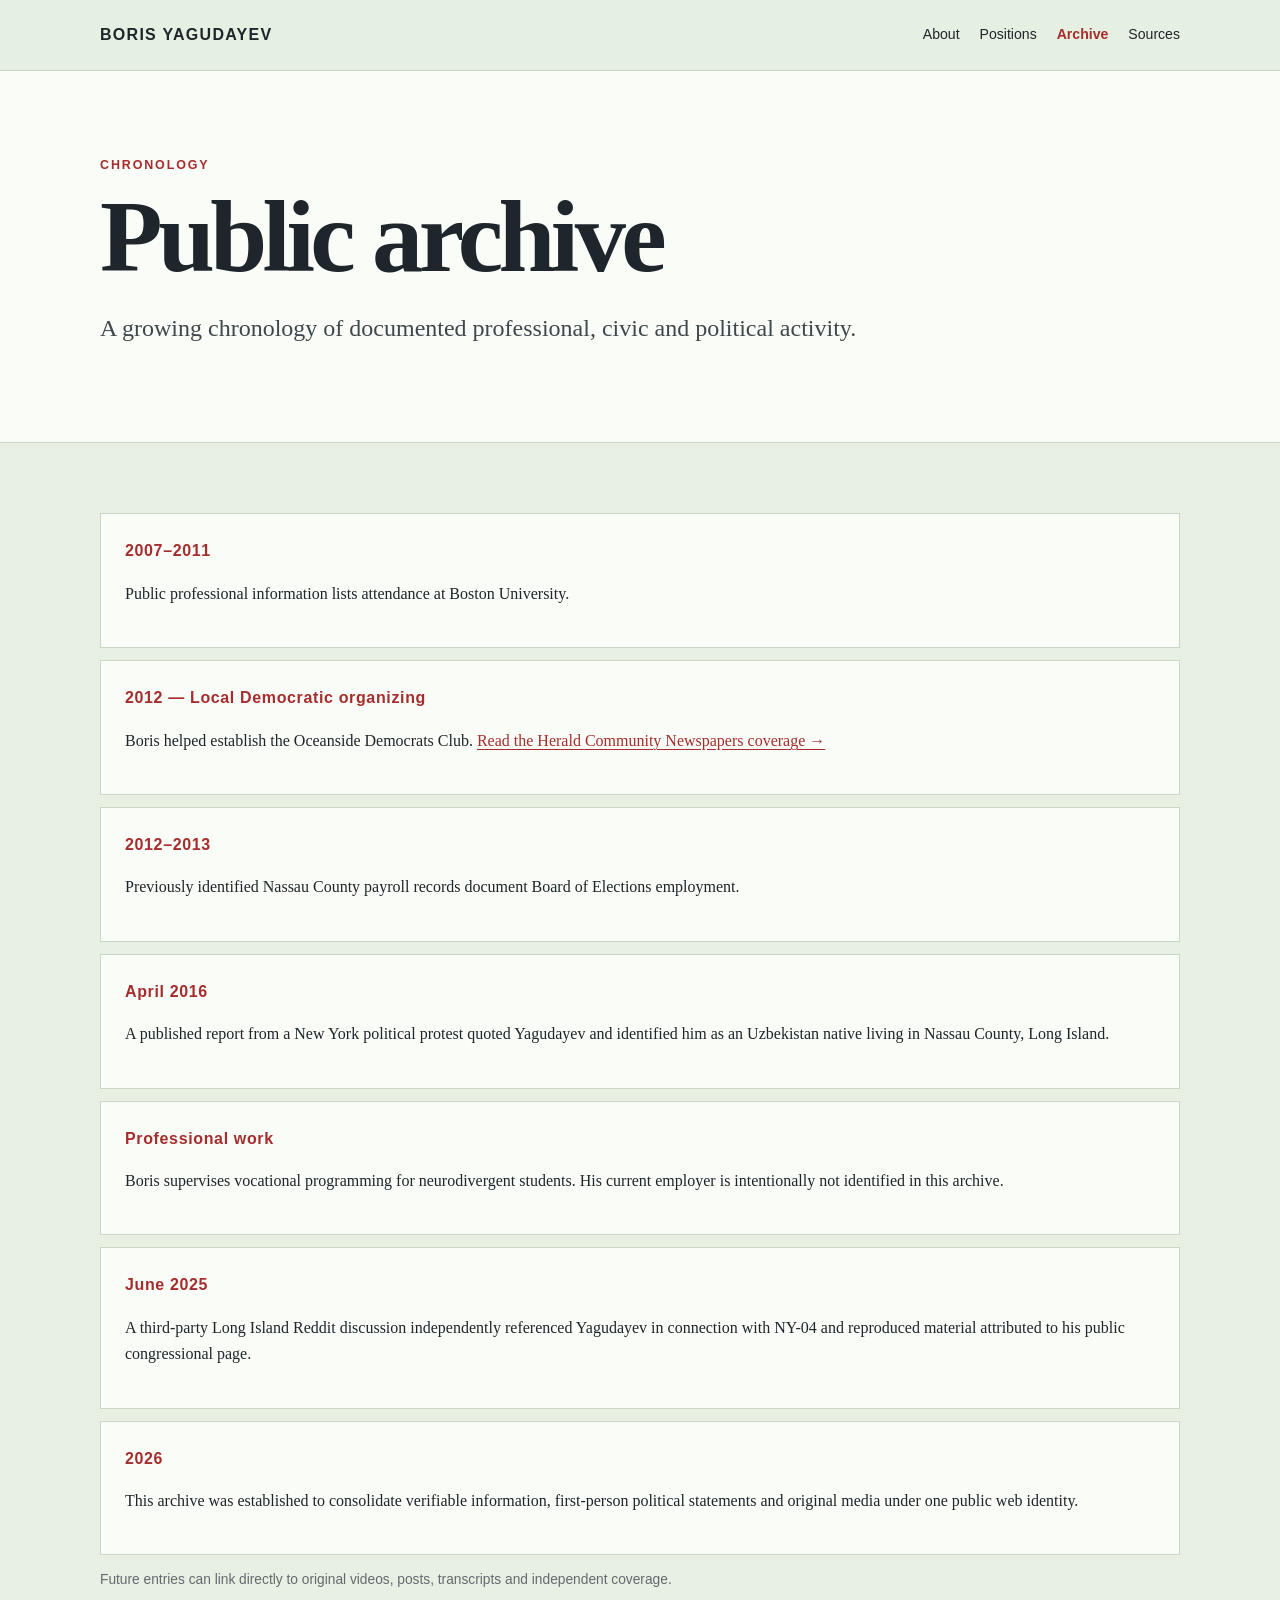
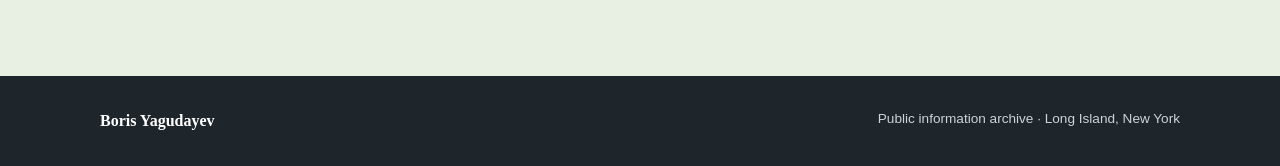
<file: archive.html>
<!doctype html>
<html lang="en">
<head>
<meta charset="utf-8">
<meta name="viewport" content="width=device-width,initial-scale=1">
<title>Boris Yagudayev Public Archive | Long Island, New York</title>
<meta name="description" content="A chronological public archive documenting Boris Yagudayev's civic activity, political history, public statements and congressional effort on Long Island, New York.">
<meta name="robots" content="index,follow">
<link rel="canonical" href="https://borisyagudayev89nycd4.github.io/boris-yagudayev/archive.html">
<meta property="og:title" content="Boris Yagudayev Public Archive">
<meta property="og:description" content="A chronological record of civic activity, political history and public material connected to Boris Yagudayev on Long Island, New York.">
<meta property="og:type" content="website">
<meta property="og:url" content="https://borisyagudayev89nycd4.github.io/boris-yagudayev/archive.html">
<meta property="og:image" content="https://borisyagudayev89nycd4.github.io/boris-yagudayev/boris-headshot.png">
<link rel="stylesheet" href="style.css">
</head>
<body><header><div class="wrap nav"><a class="brand" href="index.html">BORIS YAGUDAYEV</a><nav aria-label="Primary navigation"><a href="about.html">About</a><a href="positions.html">Positions</a><a href="archive.html" aria-current="page">Archive</a><a href="sources.html">Sources</a></nav></div></header><main><section class="hero"><div class="wrap"><p class="eyebrow">CHRONOLOGY</p><h1>Public archive</h1><p class="lede">A growing chronology of documented professional, civic and political activity.</p></div></section><section><div class="wrap"><div class="timeline"><article><strong>2007–2011</strong><p>Public professional information lists attendance at Boston University.</p></article><article><strong>2012 — Local Democratic organizing</strong><p>Boris helped establish the Oceanside Democrats Club. <a href="https://share.google/BmzMQjcapaqocVjrT" target="_blank" rel="noopener noreferrer">Read the Herald Community Newspapers coverage →</a></p></article><article><strong>2012–2013</strong><p>Previously identified Nassau County payroll records document Board of Elections employment.</p></article><article><strong>April 2016</strong><p>A published report from a New York political protest quoted Yagudayev and identified him as an Uzbekistan native living in Nassau County, Long Island.</p></article><article><strong>Professional work</strong><p>Boris supervises vocational programming for neurodivergent students. His current employer is intentionally not identified in this archive.</p></article><article><strong>June 2025</strong><p>A third-party Long Island Reddit discussion independently referenced Yagudayev in connection with NY-04 and reproduced material attributed to his public congressional page.</p></article><article><strong>2026</strong><p>This archive was established to consolidate verifiable information, first-person political statements and original media under one public web identity.</p></article></div><p class="small">Future entries can link directly to original videos, posts, transcripts and independent coverage.</p></div></section></main><footer><div class="wrap"><strong>Boris Yagudayev</strong><span>Public information archive · Long Island, New York</span></div></footer></body></html>
</file>
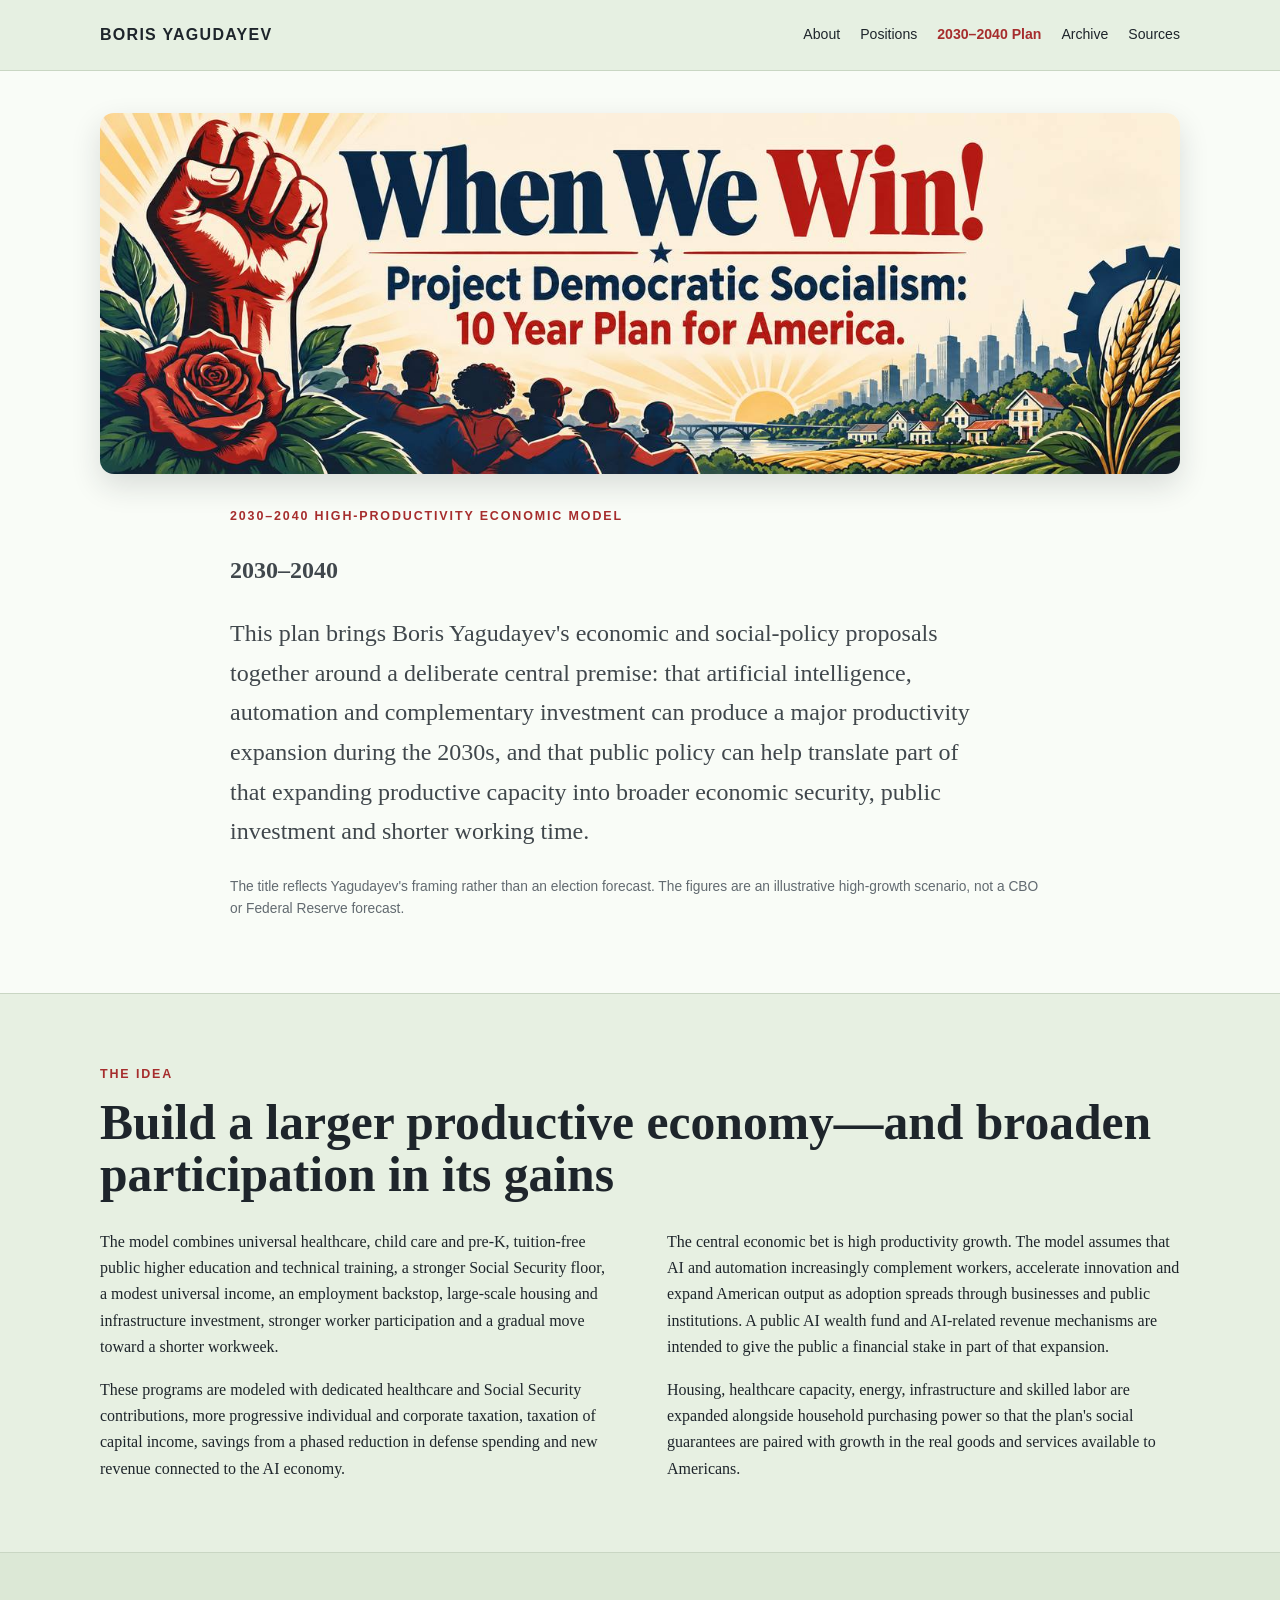
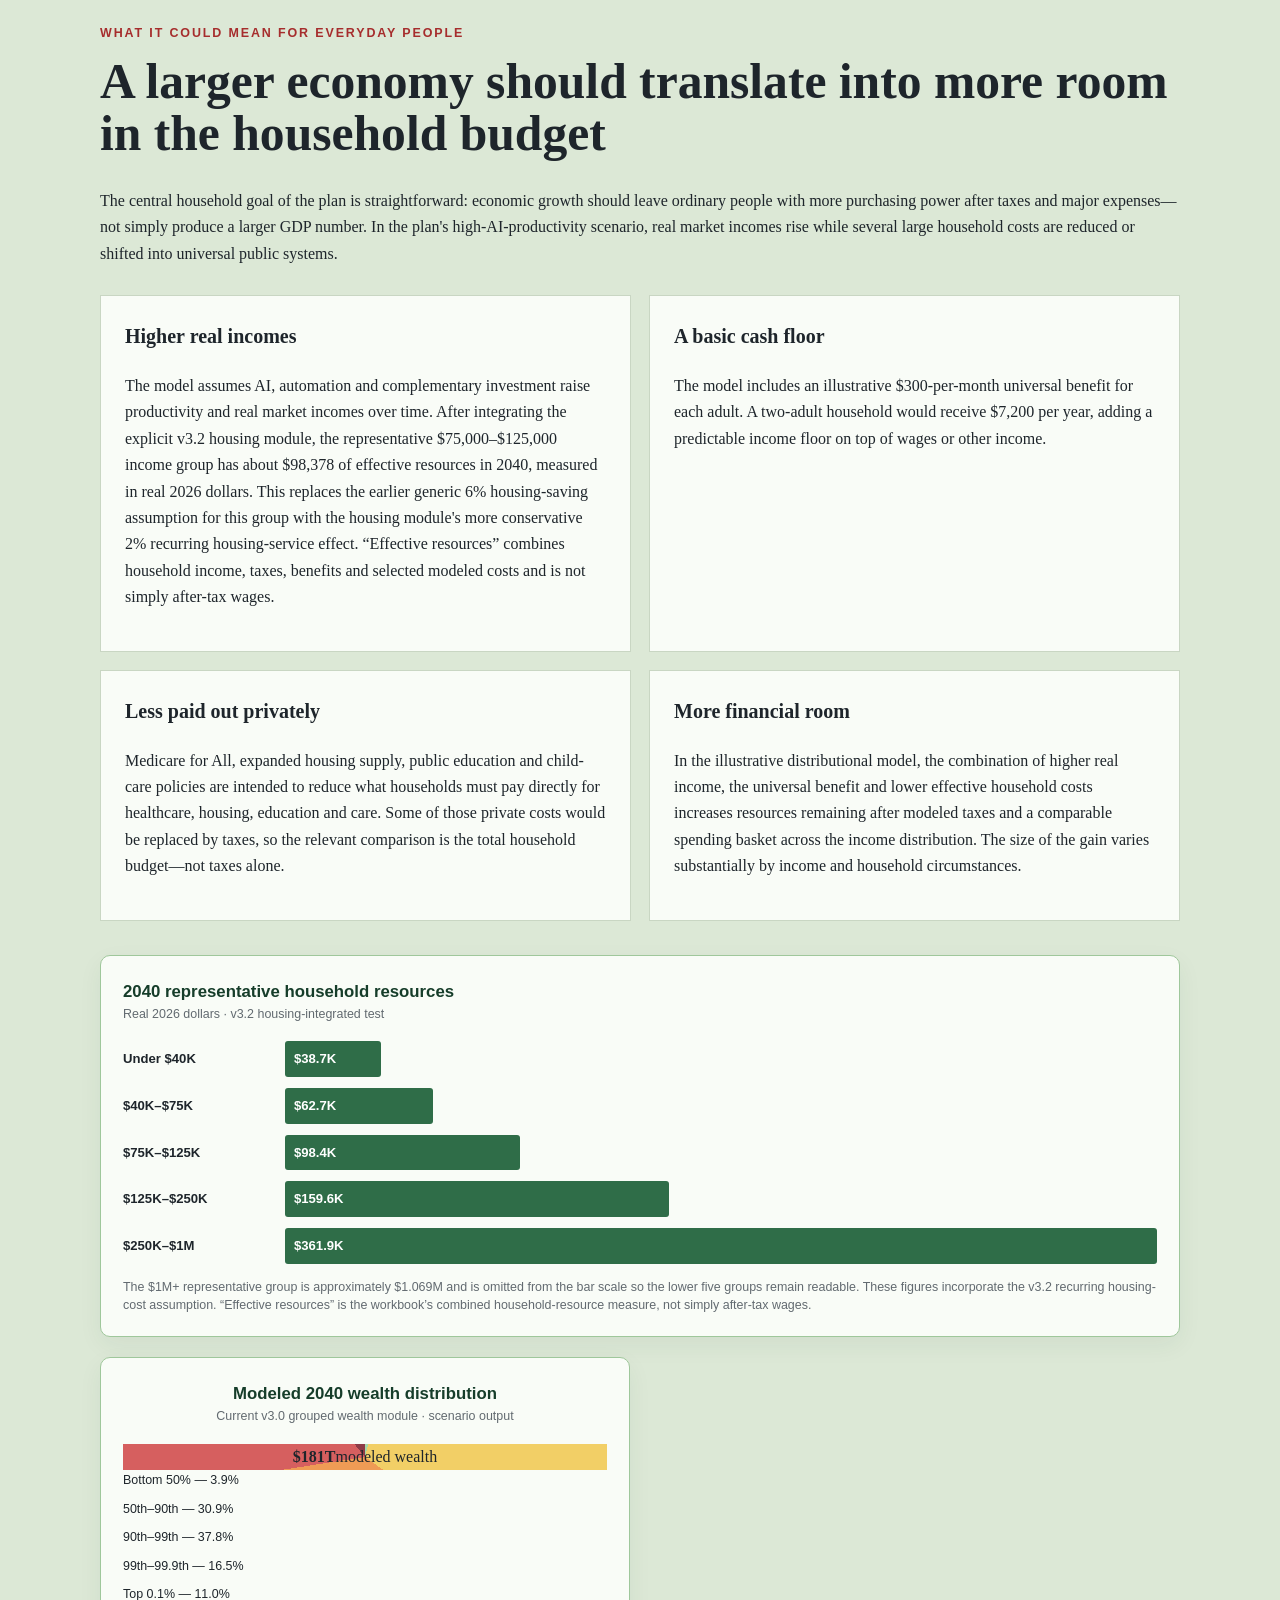
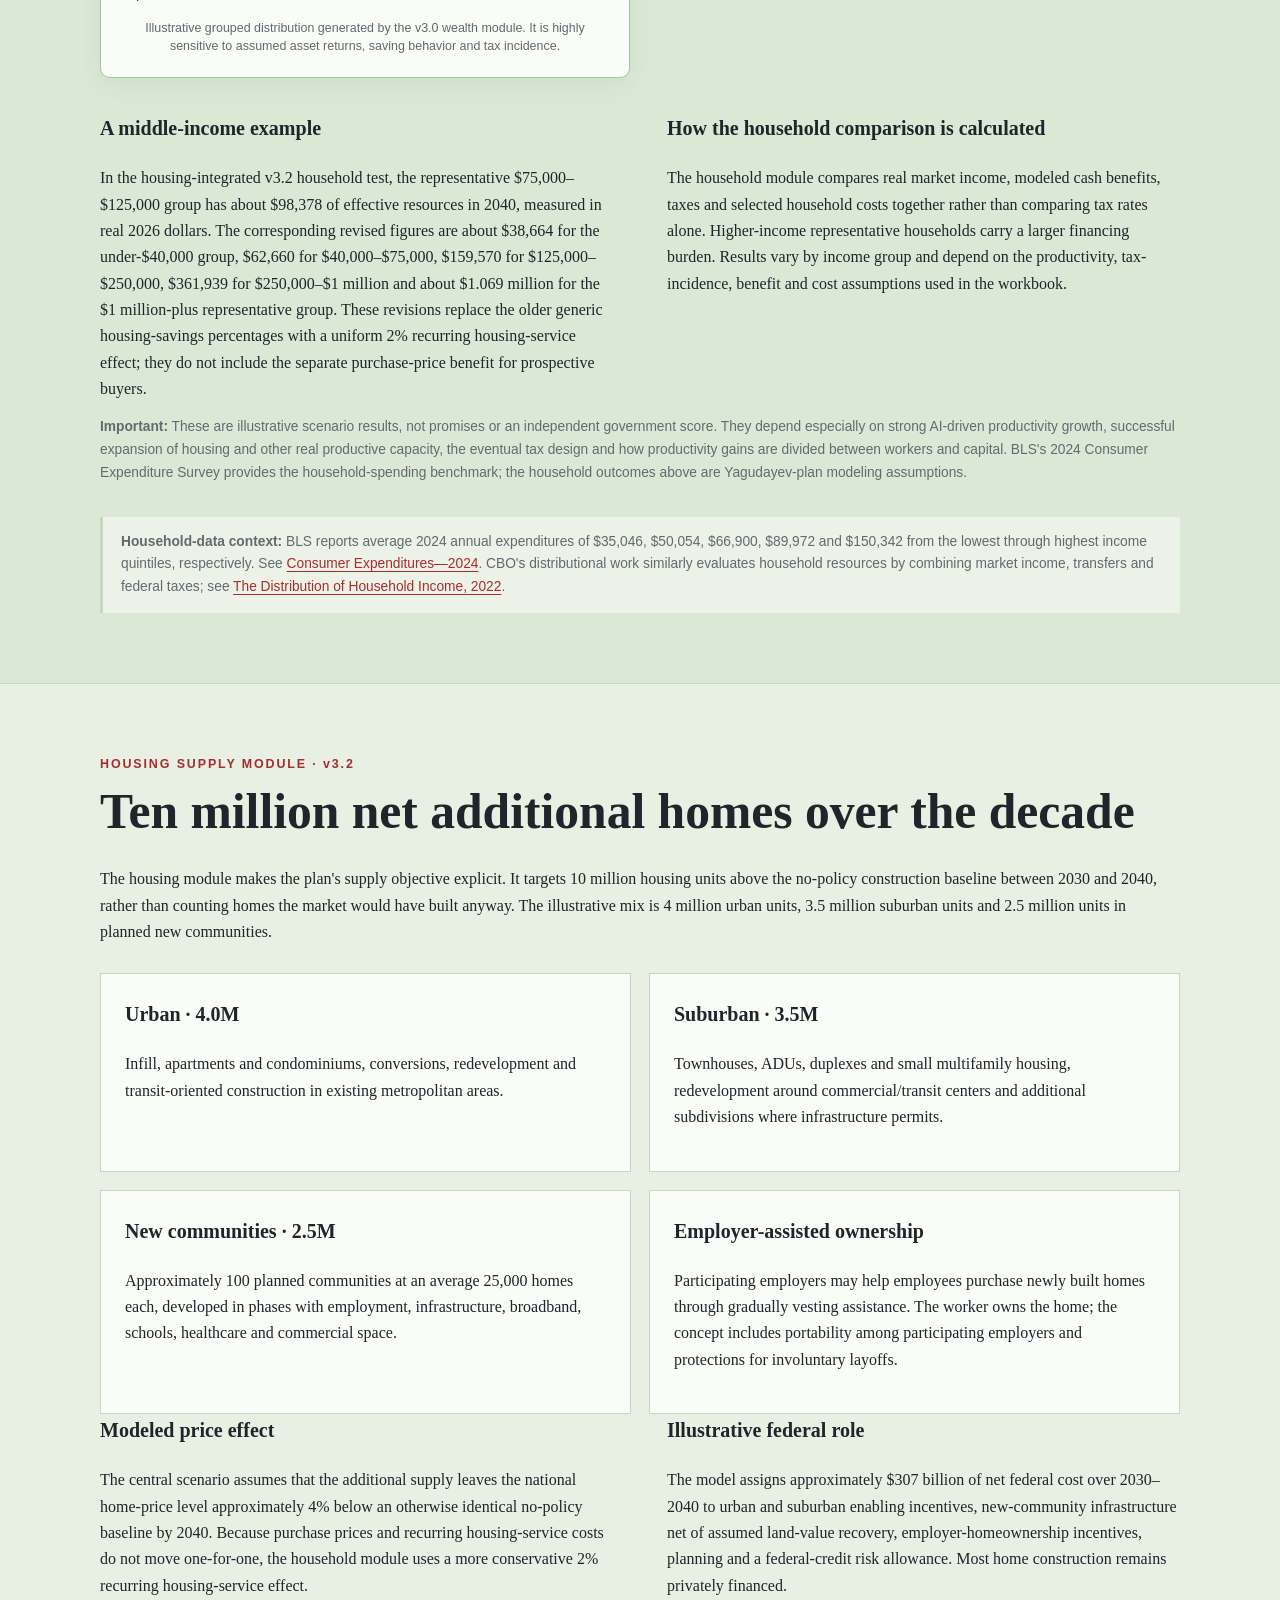
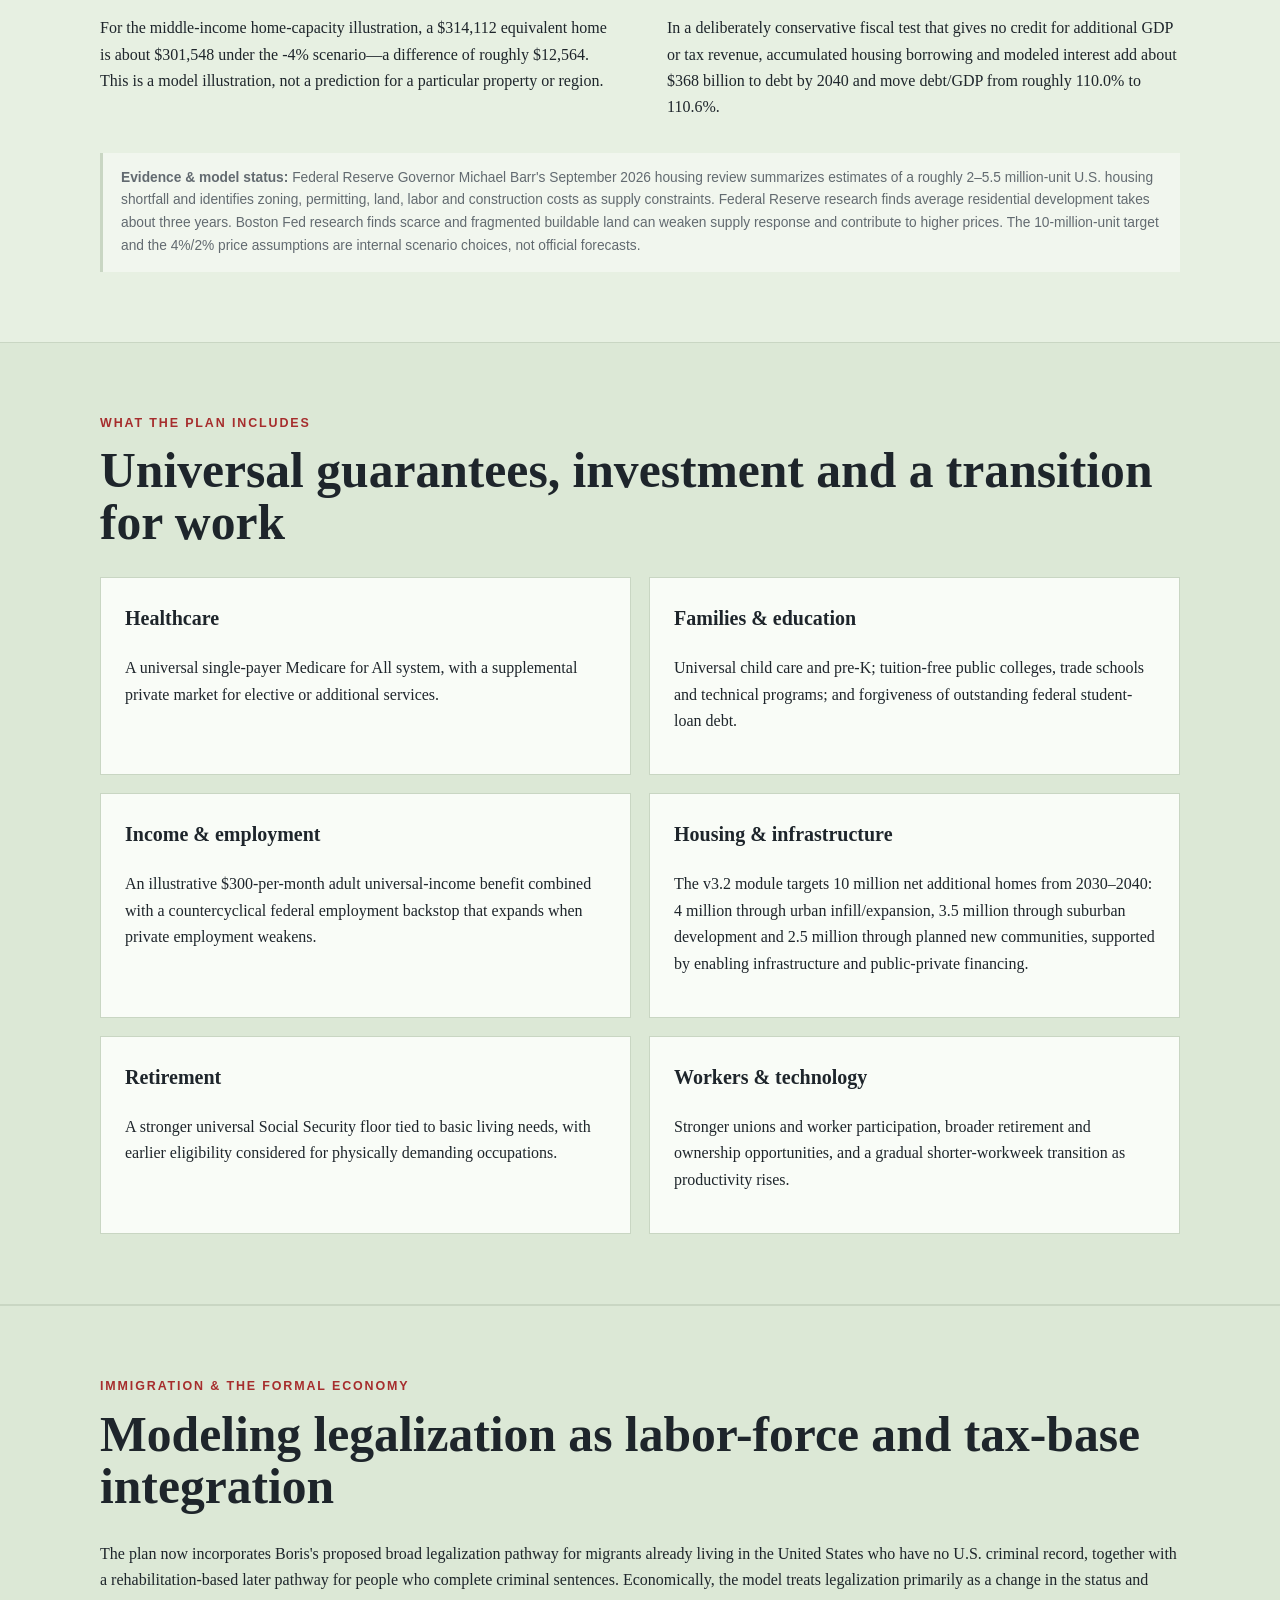
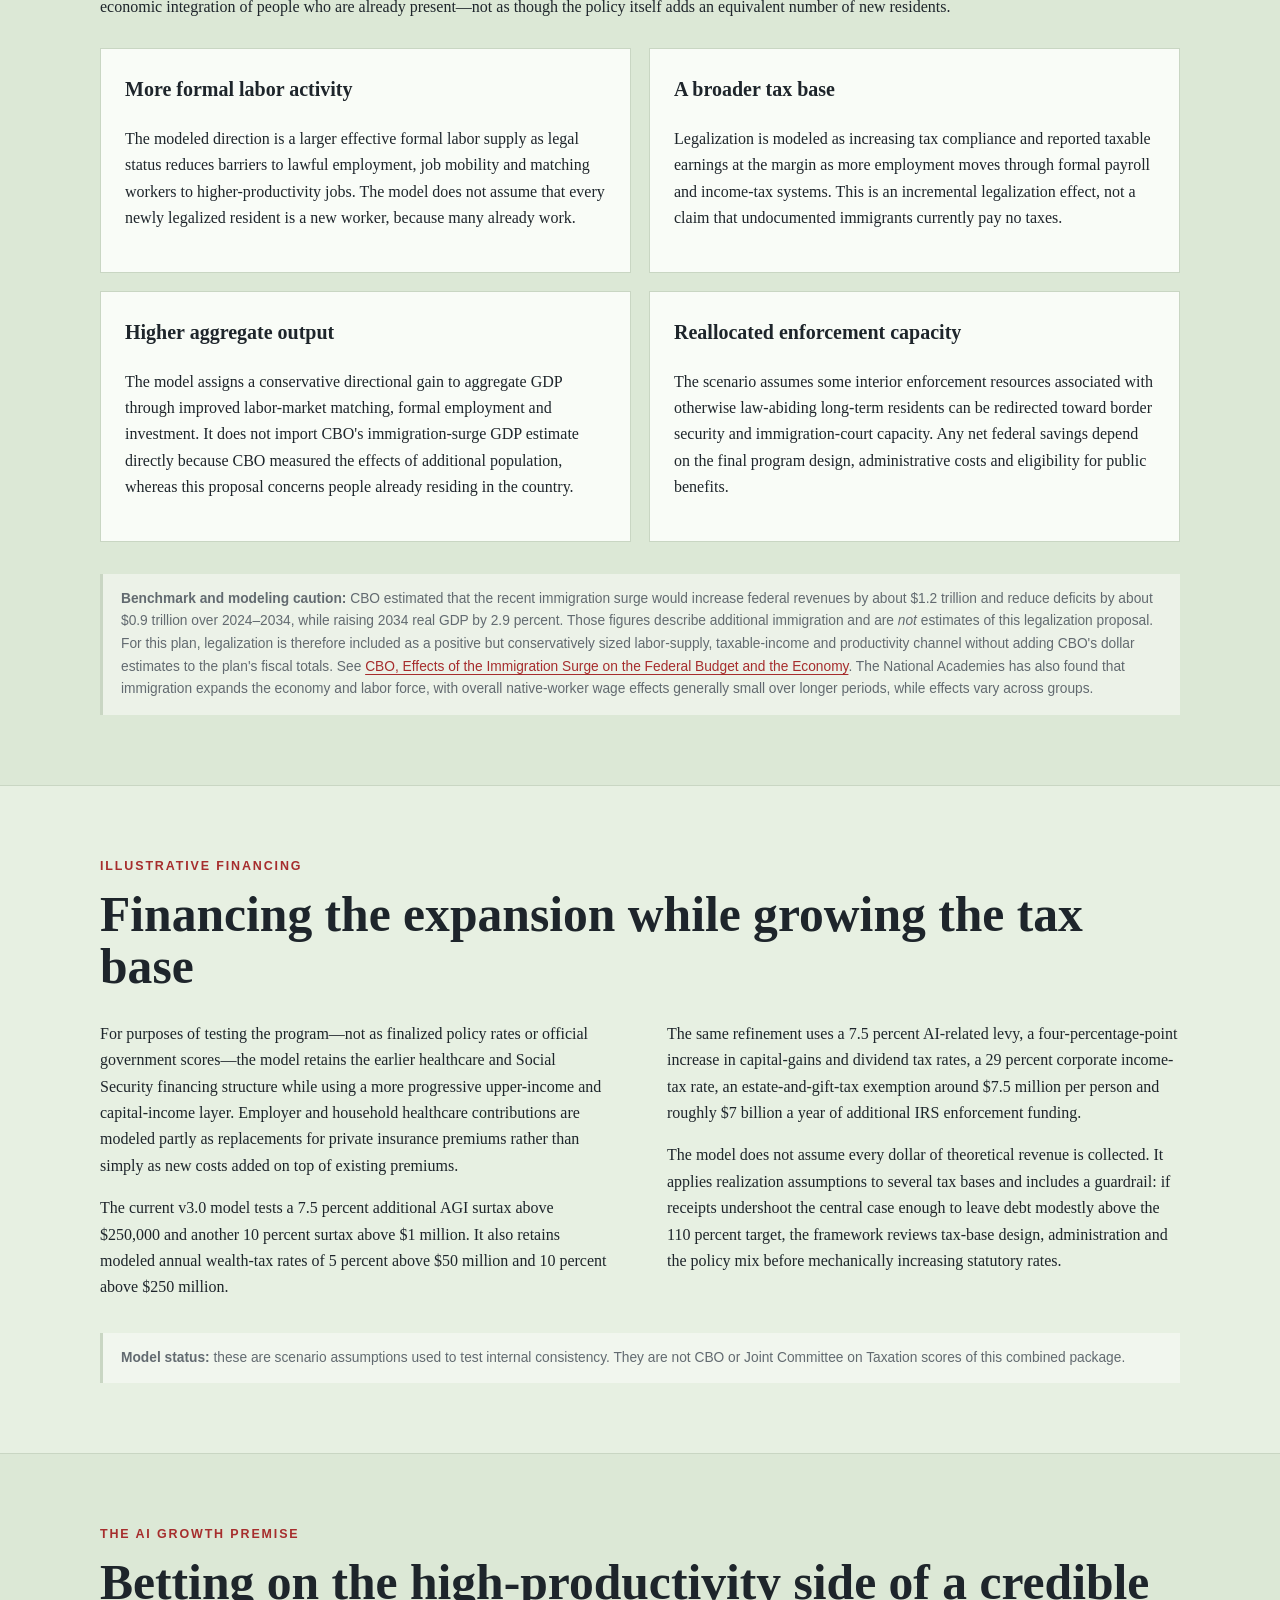
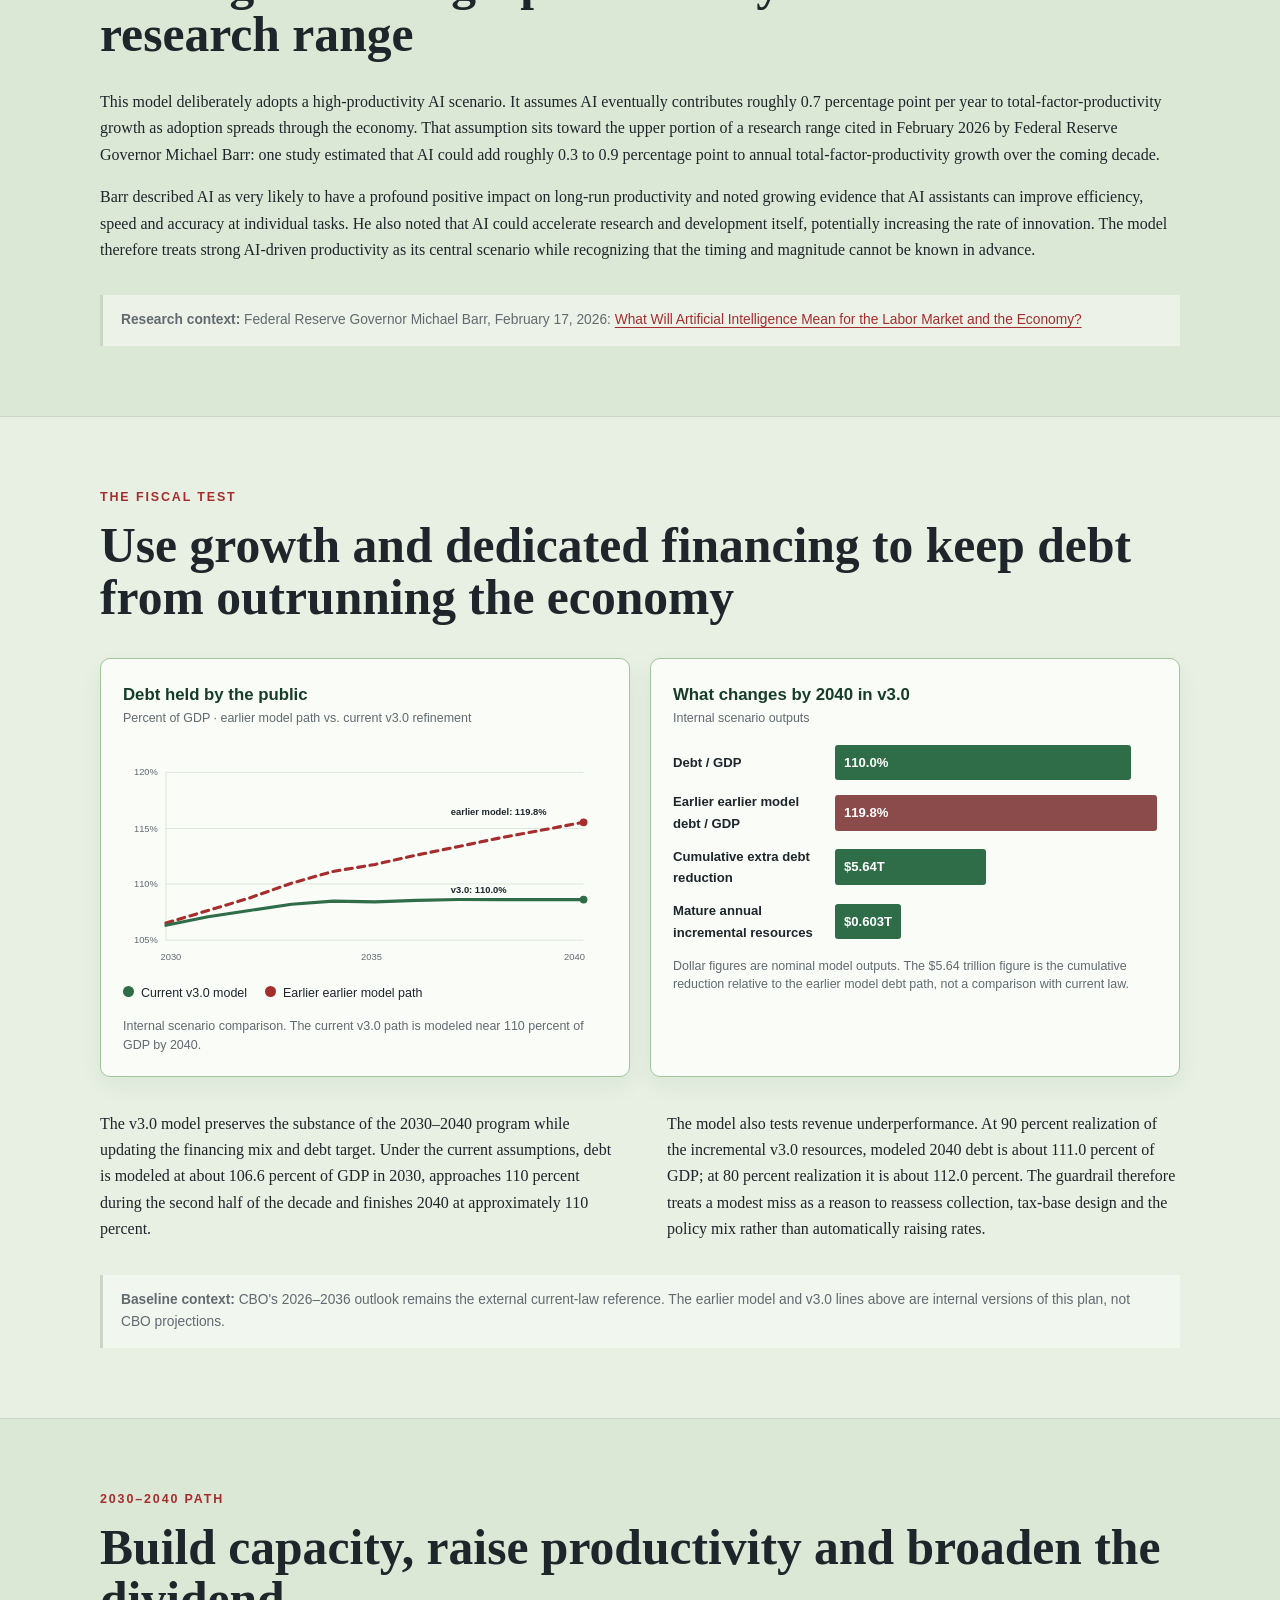
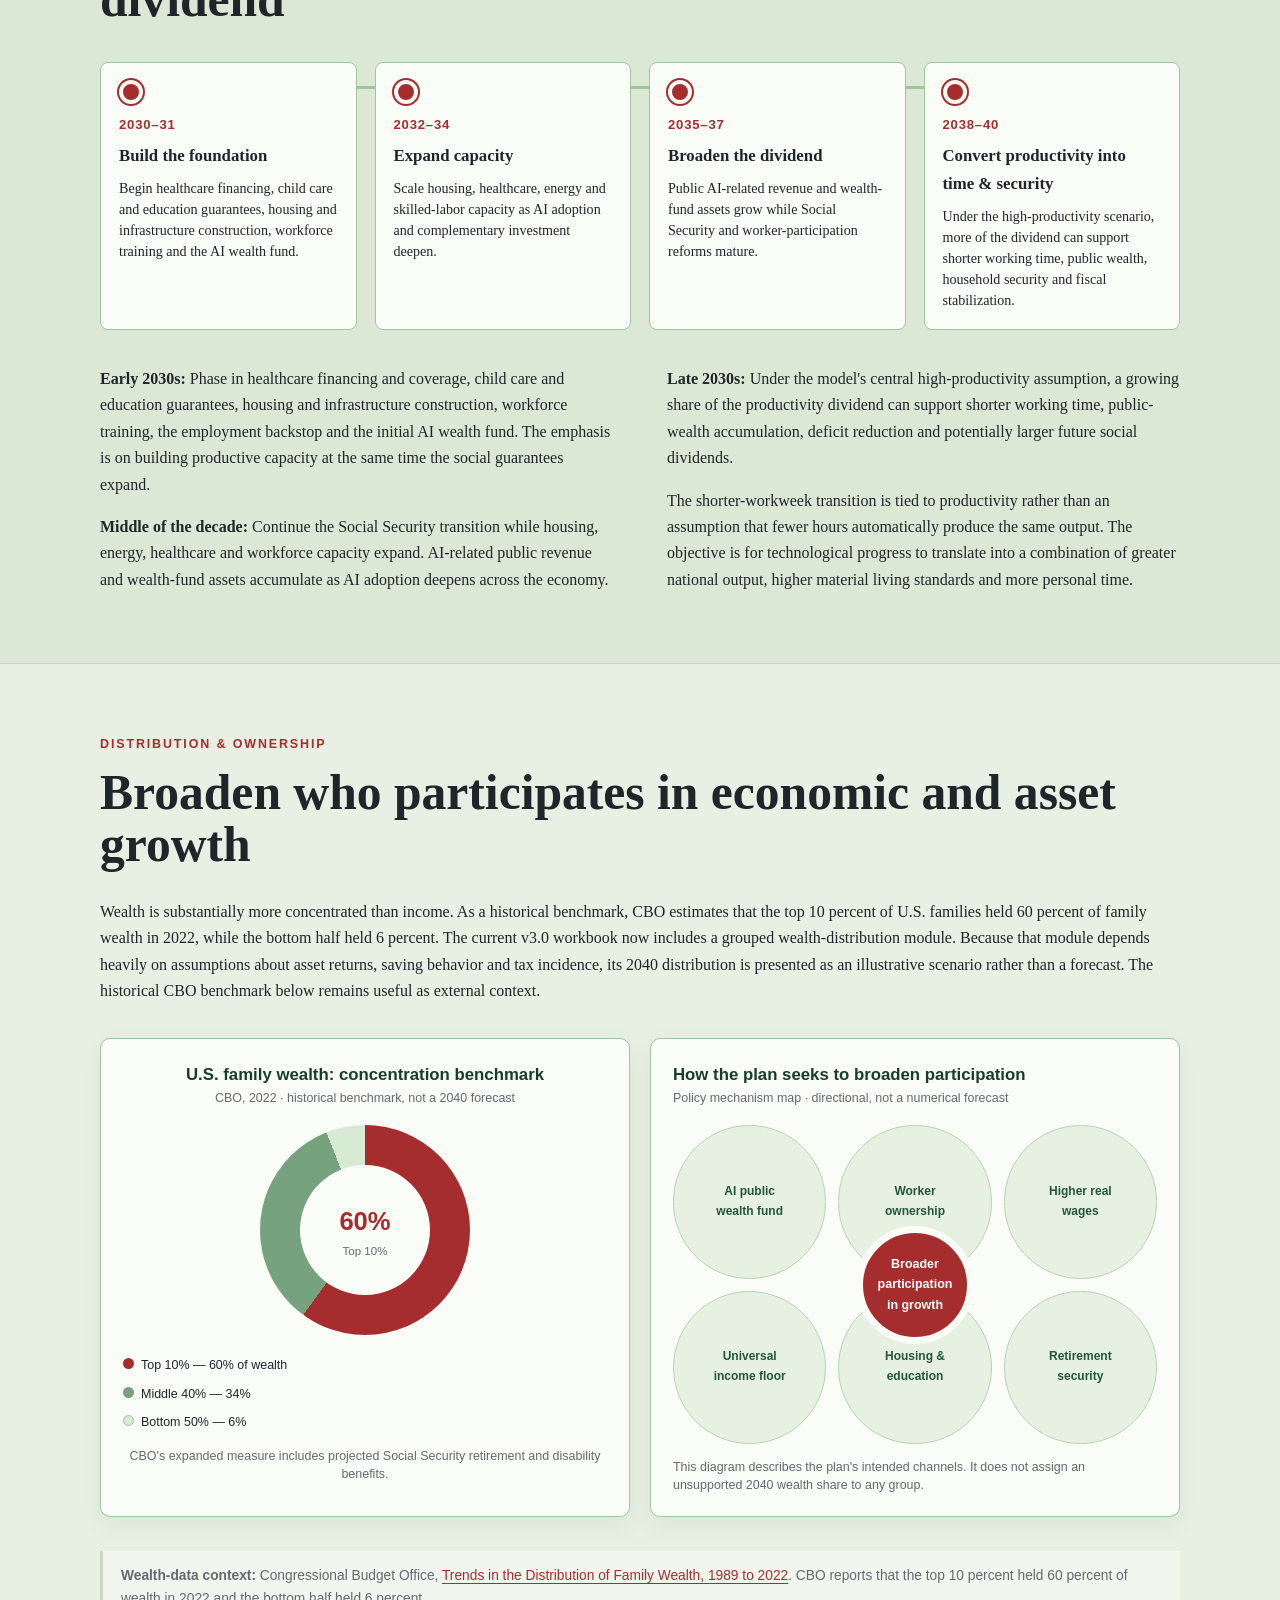
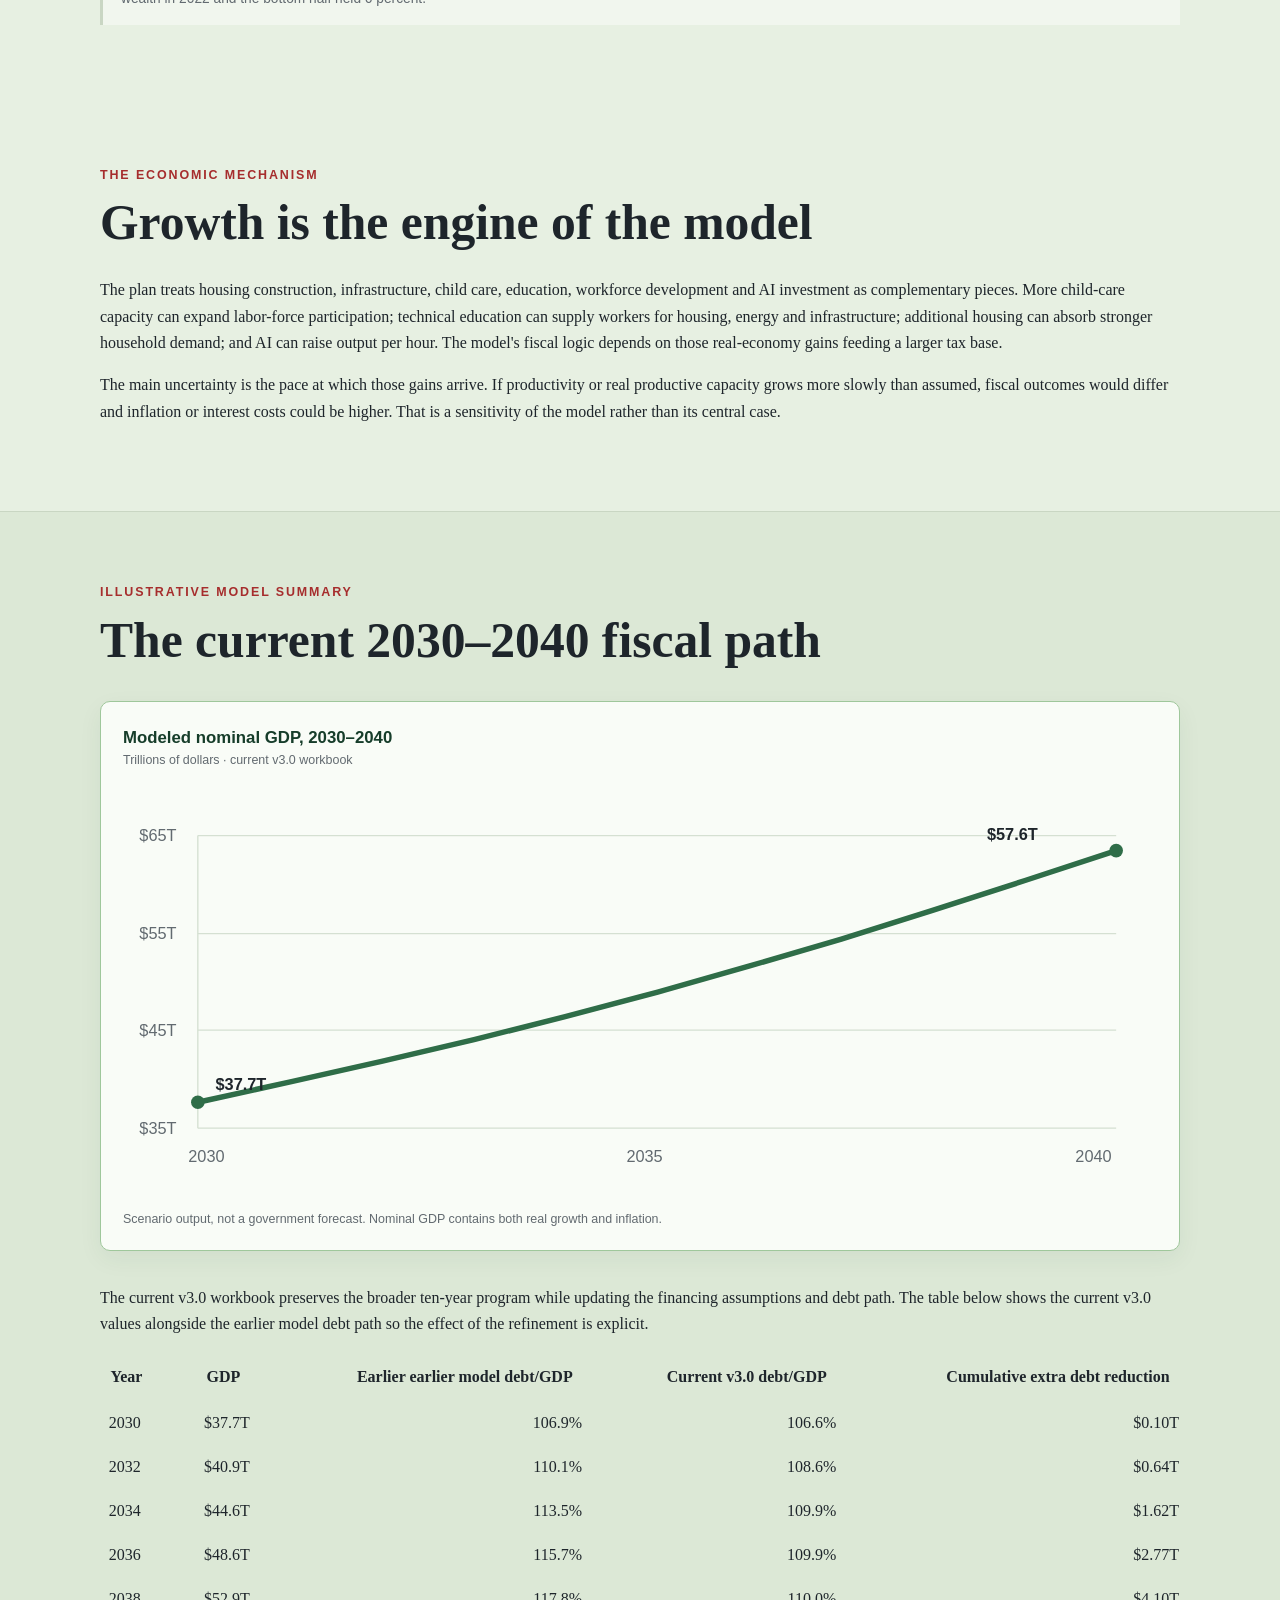
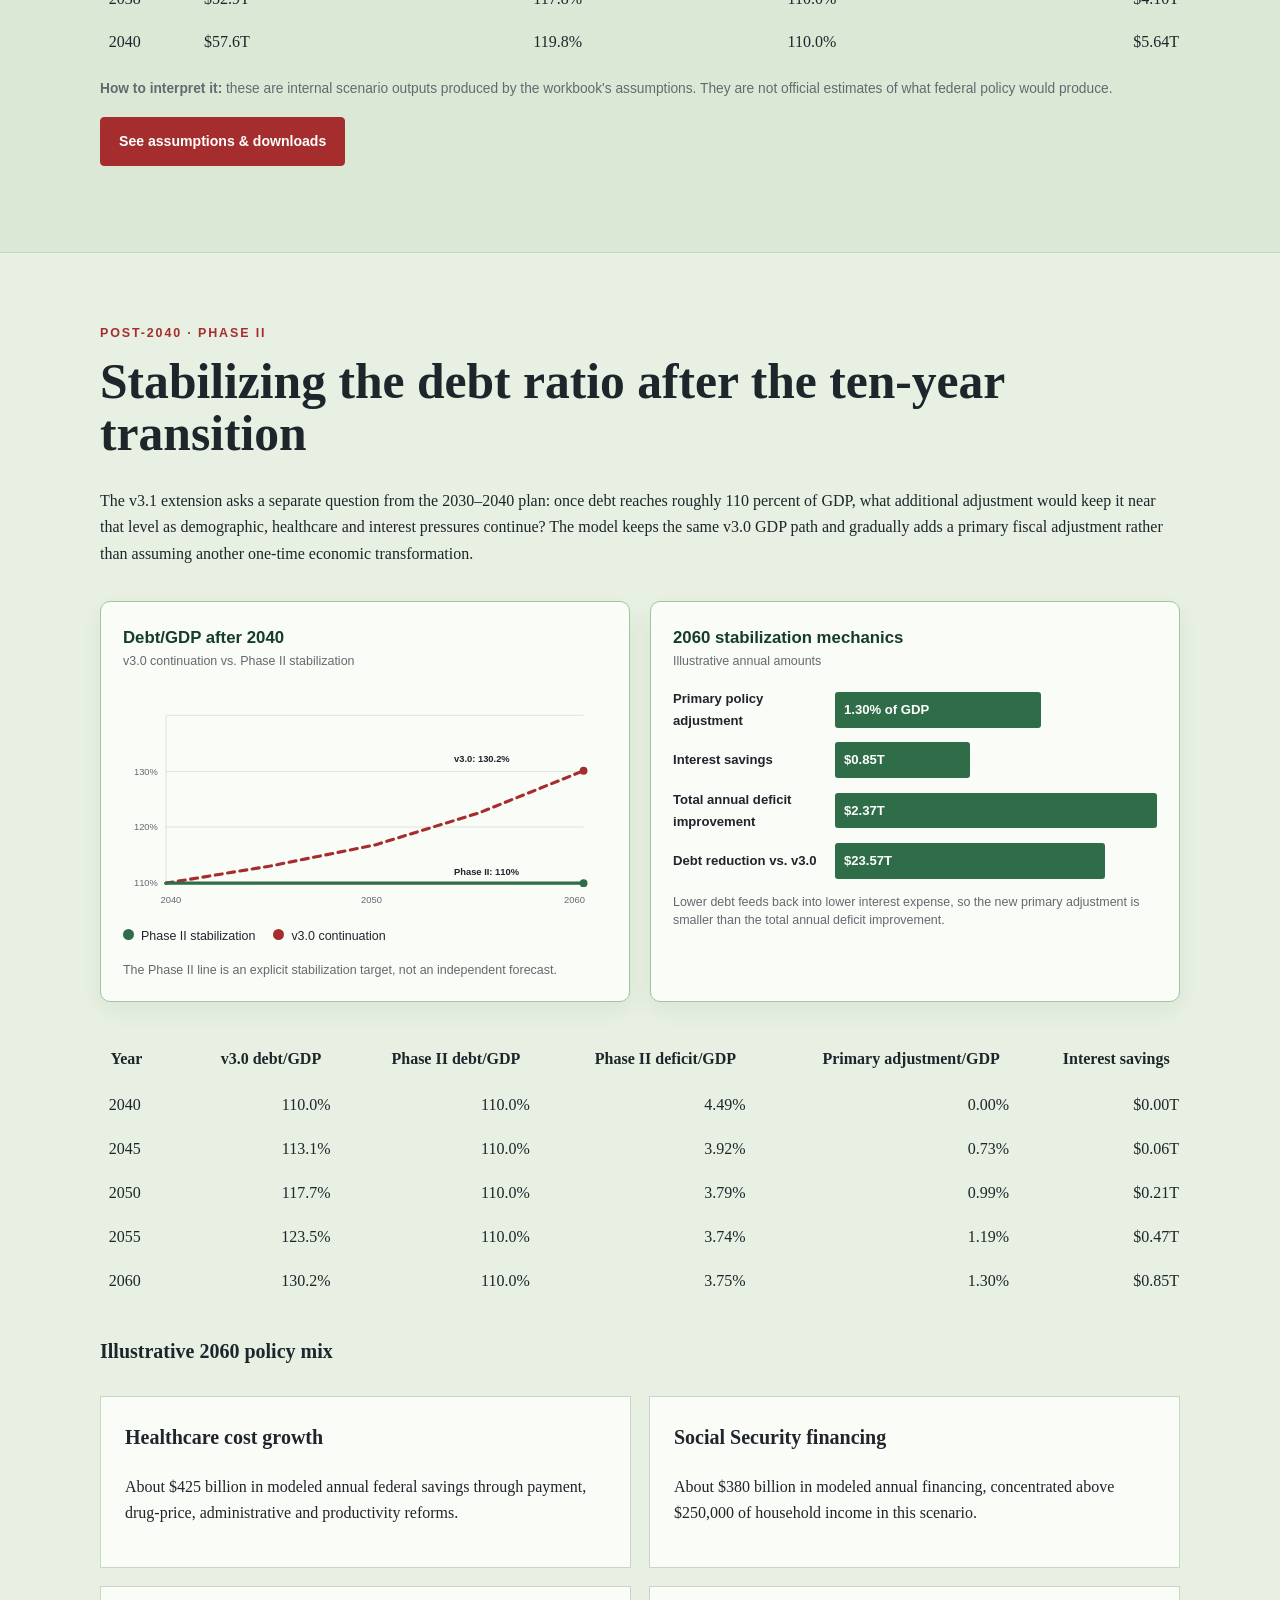
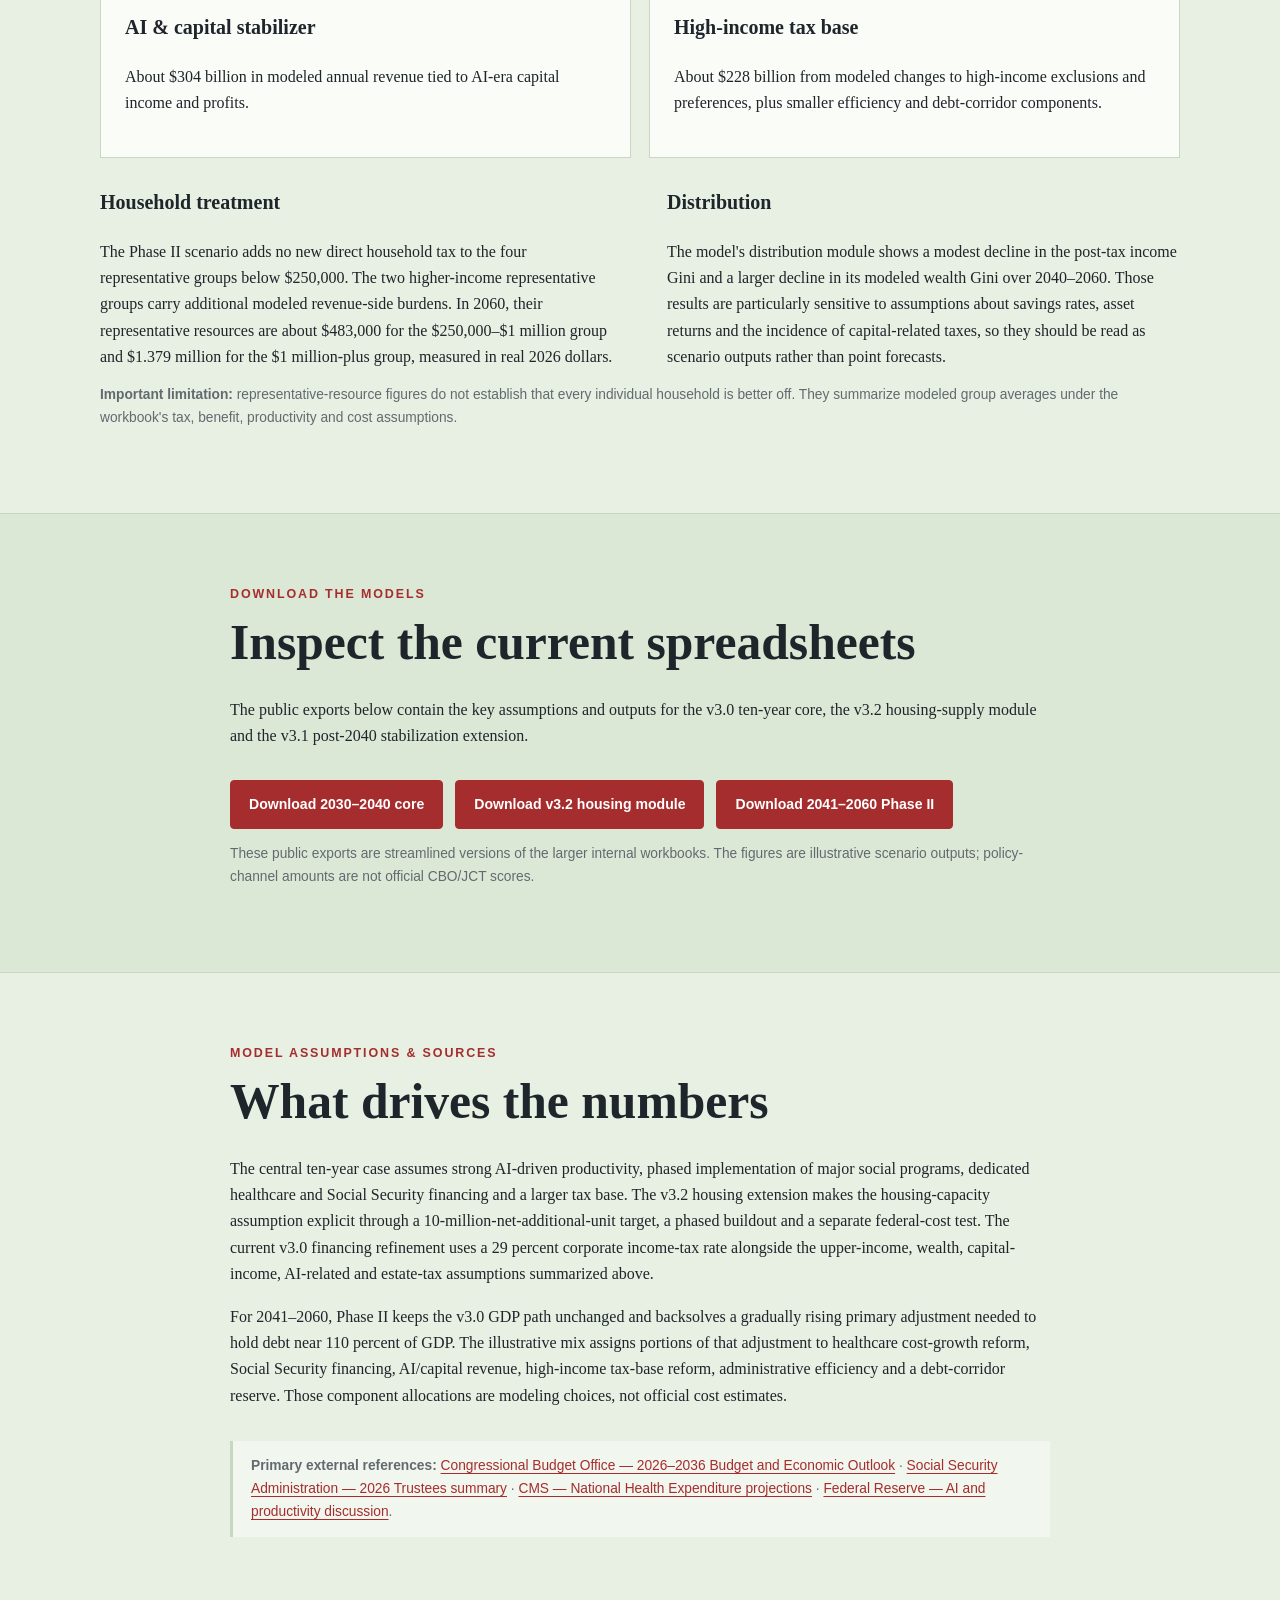
<file: plan.html>
<!doctype html>
<html lang="en">
<head>
<meta charset="utf-8">
<meta name="viewport" content="width=device-width,initial-scale=1">
<title>2030–2040 Ten-Year Plan | Boris Yagudayev</title>
<meta name="description" content="An illustrative 2030–2040 economic and fiscal model applying Boris Yagudayev's stated policy positions under a high-AI-productivity scenario.">
<meta name="robots" content="index,follow">
<link rel="canonical" href="https://borisyagudayev89nycd4.github.io/boris-yagudayev/plan.html">
<meta property="og:site_name" content="Boris Yagudayev">
<meta property="og:title" content="When We Win! Project Democratic Socialism: 10 Year Plan for America. (2030–2040)">
<meta property="og:description" content="A reader-friendly illustrative model of a 2030–2040 economic program based on Boris Yagudayev's stated policy positions.">
<meta property="og:type" content="website">
<meta property="og:url" content="https://borisyagudayev89nycd4.github.io/boris-yagudayev/plan.html">
<meta property="og:image" content="https://borisyagudayev89nycd4.github.io/boris-yagudayev/boris-headshot.png">
<meta name="twitter:card" content="summary_large_image">
<link rel="stylesheet" href="style.css">
</head>
<body>
<header><div class="wrap nav"><a class="brand" href="index.html">BORIS YAGUDAYEV</a><nav><a href="about.html">About</a><a href="positions.html">Positions</a><a href="plan.html" aria-current="page">2030–2040 Plan</a><a href="archive.html">Archive</a><a href="sources.html">Sources</a></nav></div></header>
<main>
<section class="hero plan-hero"><div class="wrap"><img class="ten-year-plan-banner" src="ten-year-plan-banner.jpg" alt="When We Win! Project Democratic Socialism: 10 Year Plan for America banner"><div class="narrow plan-hero-copy"><p class="eyebrow">2030–2040 HIGH-PRODUCTIVITY ECONOMIC MODEL</p><p class="lede"><strong>2030–2040</strong></p><p class="lede">This plan brings Boris Yagudayev's economic and social-policy proposals together around a deliberate central premise: that artificial intelligence, automation and complementary investment can produce a major productivity expansion during the 2030s, and that public policy can help translate part of that expanding productive capacity into broader economic security, public investment and shorter working time.</p><p class="small">The title reflects Yagudayev's framing rather than an election forecast. The figures are an illustrative high-growth scenario, not a CBO or Federal Reserve forecast.</p></div></section>

<section><div class="wrap"><p class="eyebrow">THE IDEA</p><h2>Build a larger productive economy—and broaden participation in its gains</h2><div class="bio-columns"><div><p>The model combines universal healthcare, child care and pre-K, tuition-free public higher education and technical training, a stronger Social Security floor, a modest universal income, an employment backstop, large-scale housing and infrastructure investment, stronger worker participation and a gradual move toward a shorter workweek.</p><p>These programs are modeled with dedicated healthcare and Social Security contributions, more progressive individual and corporate taxation, taxation of capital income, savings from a phased reduction in defense spending and new revenue connected to the AI economy.</p></div><div><p>The central economic bet is high productivity growth. The model assumes that AI and automation increasingly complement workers, accelerate innovation and expand American output as adoption spreads through businesses and public institutions. A public AI wealth fund and AI-related revenue mechanisms are intended to give the public a financial stake in part of that expansion.</p><p>Housing, healthcare capacity, energy, infrastructure and skilled labor are expanded alongside household purchasing power so that the plan's social guarantees are paired with growth in the real goods and services available to Americans.</p></div></div></div></section>

<section class="alt"><div class="wrap"><p class="eyebrow">WHAT IT COULD MEAN FOR EVERYDAY PEOPLE</p><h2>A larger economy should translate into more room in the household budget</h2><p>The central household goal of the plan is straightforward: economic growth should leave ordinary people with more purchasing power after taxes and major expenses—not simply produce a larger GDP number. In the plan's high-AI-productivity scenario, real market incomes rise while several large household costs are reduced or shifted into universal public systems.</p><div class="cards"><article><h3>Higher real incomes</h3><p>The model assumes AI, automation and complementary investment raise productivity and real market incomes over time. After integrating the explicit v3.2 housing module, the representative $75,000–$125,000 income group has about $98,378 of effective resources in 2040, measured in real 2026 dollars. This replaces the earlier generic 6% housing-saving assumption for this group with the housing module's more conservative 2% recurring housing-service effect. “Effective resources” combines household income, taxes, benefits and selected modeled costs and is not simply after-tax wages.</p></article><article><h3>A basic cash floor</h3><p>The model includes an illustrative $300-per-month universal benefit for each adult. A two-adult household would receive $7,200 per year, adding a predictable income floor on top of wages or other income.</p></article><article><h3>Less paid out privately</h3><p>Medicare for All, expanded housing supply, public education and child-care policies are intended to reduce what households must pay directly for healthcare, housing, education and care. Some of those private costs would be replaced by taxes, so the relevant comparison is the total household budget—not taxes alone.</p></article><article><h3>More financial room</h3><p>In the illustrative distributional model, the combination of higher real income, the universal benefit and lower effective household costs increases resources remaining after modeled taxes and a comparable spending basket across the income distribution. The size of the gain varies substantially by income and household circumstances.</p></article></div><div class="plan-visual-grid">
<figure class="plan-chart wide-chart"><figcaption><strong>2040 representative household resources</strong><span>Real 2026 dollars · v3.2 housing-integrated test</span></figcaption>
<div class="big-bars">
<div><b>Under $40K</b><i style="--w:11%">$38.7K</i></div>
<div><b>$40K–$75K</b><i style="--w:17%">$62.7K</i></div>
<div><b>$75K–$125K</b><i style="--w:27%">$98.4K</i></div>
<div><b>$125K–$250K</b><i style="--w:44%">$159.6K</i></div>
<div><b>$250K–$1M</b><i style="--w:100%">$361.9K</i></div>
</div><p class="chart-note">The $1M+ representative group is approximately $1.069M and is omitted from the bar scale so the lower five groups remain readable. These figures incorporate the v3.2 recurring housing-cost assumption. “Effective resources” is the workbook’s combined household-resource measure, not simply after-tax wages.</p></figure>
<figure class="plan-chart donut-card"><figcaption><strong>Modeled 2040 wealth distribution</strong><span>Current v3.0 grouped wealth module · scenario output</span></figcaption>
<div class="donut" style="background:conic-gradient(#a7d7a7 0 3.92%,#f2cf66 3.92% 34.79%,#ef9b55 34.79% 72.56%,#d65f5f 72.56% 89.05%,#8e3b46 89.05% 100%)"><div><strong>$181T</strong><span>modeled wealth</span></div></div>
<div class="legend"><span>Bottom 50% — 3.9%</span><span>50th–90th — 30.9%</span><span>90th–99th — 37.8%</span><span>99th–99.9th — 16.5%</span><span>Top 0.1% — 11.0%</span></div>
<p class="chart-note">Illustrative grouped distribution generated by the v3.0 wealth module. It is highly sensitive to assumed asset returns, saving behavior and tax incidence.</p></figure>
</div><div class="bio-columns"><div><h3>A middle-income example</h3><p>In the housing-integrated v3.2 household test, the representative $75,000–$125,000 group has about $98,378 of effective resources in 2040, measured in real 2026 dollars. The corresponding revised figures are about $38,664 for the under-$40,000 group, $62,660 for $40,000–$75,000, $159,570 for $125,000–$250,000, $361,939 for $250,000–$1 million and about $1.069 million for the $1 million-plus representative group. These revisions replace the older generic housing-savings percentages with a uniform 2% recurring housing-service effect; they do not include the separate purchase-price benefit for prospective buyers.</p></div><div><h3>How the household comparison is calculated</h3><p>The household module compares real market income, modeled cash benefits, taxes and selected household costs together rather than comparing tax rates alone. Higher-income representative households carry a larger financing burden. Results vary by income group and depend on the productivity, tax-incidence, benefit and cost assumptions used in the workbook.</p></div></div><p class="small"><strong>Important:</strong> These are illustrative scenario results, not promises or an independent government score. They depend especially on strong AI-driven productivity growth, successful expansion of housing and other real productive capacity, the eventual tax design and how productivity gains are divided between workers and capital. BLS's 2024 Consumer Expenditure Survey provides the household-spending benchmark; the household outcomes above are Yagudayev-plan modeling assumptions.</p><div class="source-context small"><strong>Household-data context:</strong> BLS reports average 2024 annual expenditures of $35,046, $50,054, $66,900, $89,972 and $150,342 from the lowest through highest income quintiles, respectively. See <a href="https://www.bls.gov/news.release/cesan.htm" rel="noopener">Consumer Expenditures—2024</a>. CBO's distributional work similarly evaluates household resources by combining market income, transfers and federal taxes; see <a href="https://www.cbo.gov/publication/61911" rel="noopener">The Distribution of Household Income, 2022</a>.</div></div></section>

<section><div class="wrap"><p class="eyebrow">HOUSING SUPPLY MODULE · v3.2</p><h2>Ten million net additional homes over the decade</h2><p>The housing module makes the plan's supply objective explicit. It targets 10 million housing units above the no-policy construction baseline between 2030 and 2040, rather than counting homes the market would have built anyway. The illustrative mix is 4 million urban units, 3.5 million suburban units and 2.5 million units in planned new communities.</p><div class="cards"><article><h3>Urban · 4.0M</h3><p>Infill, apartments and condominiums, conversions, redevelopment and transit-oriented construction in existing metropolitan areas.</p></article><article><h3>Suburban · 3.5M</h3><p>Townhouses, ADUs, duplexes and small multifamily housing, redevelopment around commercial/transit centers and additional subdivisions where infrastructure permits.</p></article><article><h3>New communities · 2.5M</h3><p>Approximately 100 planned communities at an average 25,000 homes each, developed in phases with employment, infrastructure, broadband, schools, healthcare and commercial space.</p></article><article><h3>Employer-assisted ownership</h3><p>Participating employers may help employees purchase newly built homes through gradually vesting assistance. The worker owns the home; the concept includes portability among participating employers and protections for involuntary layoffs.</p></article></div><div class="bio-columns"><div><h3>Modeled price effect</h3><p>The central scenario assumes that the additional supply leaves the national home-price level approximately 4% below an otherwise identical no-policy baseline by 2040. Because purchase prices and recurring housing-service costs do not move one-for-one, the household module uses a more conservative 2% recurring housing-service effect.</p><p>For the middle-income home-capacity illustration, a $314,112 equivalent home is about $301,548 under the -4% scenario—a difference of roughly $12,564. This is a model illustration, not a prediction for a particular property or region.</p></div><div><h3>Illustrative federal role</h3><p>The model assigns approximately $307 billion of net federal cost over 2030–2040 to urban and suburban enabling incentives, new-community infrastructure net of assumed land-value recovery, employer-homeownership incentives, planning and a federal-credit risk allowance. Most home construction remains privately financed.</p><p>In a deliberately conservative fiscal test that gives no credit for additional GDP or tax revenue, accumulated housing borrowing and modeled interest add about $368 billion to debt by 2040 and move debt/GDP from roughly 110.0% to 110.6%.</p></div></div><div class="source-context small"><strong>Evidence & model status:</strong> Federal Reserve Governor Michael Barr's September 2026 housing review summarizes estimates of a roughly 2–5.5 million-unit U.S. housing shortfall and identifies zoning, permitting, land, labor and construction costs as supply constraints. Federal Reserve research finds average residential development takes about three years. Boston Fed research finds scarce and fragmented buildable land can weaken supply response and contribute to higher prices. The 10-million-unit target and the 4%/2% price assumptions are internal scenario choices, not official forecasts.</div></div></section>
<section class="alt"><div class="wrap"><p class="eyebrow">WHAT THE PLAN INCLUDES</p><h2>Universal guarantees, investment and a transition for work</h2><div class="cards"><article><h3>Healthcare</h3><p>A universal single-payer Medicare for All system, with a supplemental private market for elective or additional services.</p></article><article><h3>Families & education</h3><p>Universal child care and pre-K; tuition-free public colleges, trade schools and technical programs; and forgiveness of outstanding federal student-loan debt.</p></article><article><h3>Income & employment</h3><p>An illustrative $300-per-month adult universal-income benefit combined with a countercyclical federal employment backstop that expands when private employment weakens.</p></article><article><h3>Housing & infrastructure</h3><p>The v3.2 module targets 10 million net additional homes from 2030–2040: 4 million through urban infill/expansion, 3.5 million through suburban development and 2.5 million through planned new communities, supported by enabling infrastructure and public-private financing.</p></article><article><h3>Retirement</h3><p>A stronger universal Social Security floor tied to basic living needs, with earlier eligibility considered for physically demanding occupations.</p></article><article><h3>Workers & technology</h3><p>Stronger unions and worker participation, broader retirement and ownership opportunities, and a gradual shorter-workweek transition as productivity rises.</p></article></div></div></section>


<section class="alt"><div class="wrap"><p class="eyebrow">IMMIGRATION & THE FORMAL ECONOMY</p><h2>Modeling legalization as labor-force and tax-base integration</h2><p>The plan now incorporates Boris's proposed broad legalization pathway for migrants already living in the United States who have no U.S. criminal record, together with a rehabilitation-based later pathway for people who complete criminal sentences. Economically, the model treats legalization primarily as a change in the status and economic integration of people who are already present—not as though the policy itself adds an equivalent number of new residents.</p><div class="cards"><article><h3>More formal labor activity</h3><p>The modeled direction is a larger effective formal labor supply as legal status reduces barriers to lawful employment, job mobility and matching workers to higher-productivity jobs. The model does not assume that every newly legalized resident is a new worker, because many already work.</p></article><article><h3>A broader tax base</h3><p>Legalization is modeled as increasing tax compliance and reported taxable earnings at the margin as more employment moves through formal payroll and income-tax systems. This is an incremental legalization effect, not a claim that undocumented immigrants currently pay no taxes.</p></article><article><h3>Higher aggregate output</h3><p>The model assigns a conservative directional gain to aggregate GDP through improved labor-market matching, formal employment and investment. It does not import CBO's immigration-surge GDP estimate directly because CBO measured the effects of additional population, whereas this proposal concerns people already residing in the country.</p></article><article><h3>Reallocated enforcement capacity</h3><p>The scenario assumes some interior enforcement resources associated with otherwise law-abiding long-term residents can be redirected toward border security and immigration-court capacity. Any net federal savings depend on the final program design, administrative costs and eligibility for public benefits.</p></article></div><div class="source-context small"><strong>Benchmark and modeling caution:</strong> CBO estimated that the recent immigration surge would increase federal revenues by about $1.2 trillion and reduce deficits by about $0.9 trillion over 2024–2034, while raising 2034 real GDP by 2.9 percent. Those figures describe additional immigration and are <em>not</em> estimates of this legalization proposal. For this plan, legalization is therefore included as a positive but conservatively sized labor-supply, taxable-income and productivity channel without adding CBO's dollar estimates to the plan's fiscal totals. See <a href="https://www.cbo.gov/publication/60569" rel="noopener">CBO, Effects of the Immigration Surge on the Federal Budget and the Economy</a>. The National Academies has also found that immigration expands the economy and labor force, with overall native-worker wage effects generally small over longer periods, while effects vary across groups.</div></div></section>

<section><div class="wrap"><p class="eyebrow">ILLUSTRATIVE FINANCING</p><h2>Financing the expansion while growing the tax base</h2><div class="bio-columns"><div><p>For purposes of testing the program—not as finalized policy rates or official government scores—the model retains the earlier healthcare and Social Security financing structure while using a more progressive upper-income and capital-income layer. Employer and household healthcare contributions are modeled partly as replacements for private insurance premiums rather than simply as new costs added on top of existing premiums.</p><p>The current v3.0 model tests a 7.5 percent additional AGI surtax above $250,000 and another 10 percent surtax above $1 million. It also retains modeled annual wealth-tax rates of 5 percent above $50 million and 10 percent above $250 million.</p></div><div><p>The same refinement uses a 7.5 percent AI-related levy, a four-percentage-point increase in capital-gains and dividend tax rates, a 29 percent corporate income-tax rate, an estate-and-gift-tax exemption around $7.5 million per person and roughly $7 billion a year of additional IRS enforcement funding.</p><p>The model does not assume every dollar of theoretical revenue is collected. It applies realization assumptions to several tax bases and includes a guardrail: if receipts undershoot the central case enough to leave debt modestly above the 110 percent target, the framework reviews tax-base design, administration and the policy mix before mechanically increasing statutory rates.</p></div></div><div class="source-context small"><strong>Model status:</strong> these are scenario assumptions used to test internal consistency. They are not CBO or Joint Committee on Taxation scores of this combined package.</div></div></section>

<section class="alt"><div class="wrap"><p class="eyebrow">THE AI GROWTH PREMISE</p><h2>Betting on the high-productivity side of a credible research range</h2><p>This model deliberately adopts a high-productivity AI scenario. It assumes AI eventually contributes roughly 0.7 percentage point per year to total-factor-productivity growth as adoption spreads through the economy. That assumption sits toward the upper portion of a research range cited in February 2026 by Federal Reserve Governor Michael Barr: one study estimated that AI could add roughly 0.3 to 0.9 percentage point to annual total-factor-productivity growth over the coming decade.</p><p>Barr described AI as very likely to have a profound positive impact on long-run productivity and noted growing evidence that AI assistants can improve efficiency, speed and accuracy at individual tasks. He also noted that AI could accelerate research and development itself, potentially increasing the rate of innovation. The model therefore treats strong AI-driven productivity as its central scenario while recognizing that the timing and magnitude cannot be known in advance.</p><div class="source-context small"><strong>Research context:</strong> Federal Reserve Governor Michael Barr, February 17, 2026: <a href="https://www.federalreserve.gov/newsevents/speech/barr20260217a.htm" rel="noopener">What Will Artificial Intelligence Mean for the Labor Market and the Economy?</a></div></div></section>

<section><div class="wrap"><p class="eyebrow">THE FISCAL TEST</p><h2>Use growth and dedicated financing to keep debt from outrunning the economy</h2><div class="plan-visual-grid">
<figure class="plan-chart"><figcaption><strong>Debt held by the public</strong><span>Percent of GDP · earlier model path vs. current v3.0 refinement</span></figcaption>
<svg class="line-chart" viewBox="0 0 620 300" role="img" aria-label="Debt to GDP comparison from 2030 through 2040"><g class="grid"><line x1="55" y1="35" x2="55" y2="250"/><line x1="55" y1="250" x2="590" y2="250"/><line x1="55" y1="178" x2="590" y2="178"/><line x1="55" y1="107" x2="590" y2="107"/><line x1="55" y1="35" x2="590" y2="35"/></g><g class="axis-labels"><text x="14" y="254">105%</text><text x="14" y="182">110%</text><text x="14" y="111">115%</text><text x="14" y="39">120%</text><text x="48" y="275">2030</text><text x="305" y="275">2035</text><text x="565" y="275">2040</text></g>
<polyline class="chart-line baseline" points="55,228 109,212 162,196 216,177 269,162 323,153 376,141 430,130 483,119 537,109 590,99"/>
<polyline class="chart-line plan" points="55,231 109,220 162,212 216,204 269,200 323,201 376,199 430,198 483,198 537,198 590,198"/>
<circle class="dot baseline-dot" cx="590" cy="99" r="5"/><circle class="dot plan-dot" cx="590" cy="198" r="5"/><g class="chart-labels"><text x="420" y="90">earlier model: 119.8%</text><text x="420" y="190">v3.0: 110.0%</text></g></svg>
<div class="chart-key"><span><i class="key-plan"></i>Current v3.0 model</span><span><i class="key-base"></i>Earlier earlier model path</span></div><p class="chart-note">Internal scenario comparison. The current v3.0 path is modeled near 110 percent of GDP by 2040.</p></figure>
<figure class="plan-chart"><figcaption><strong>What changes by 2040 in v3.0</strong><span>Internal scenario outputs</span></figcaption><div class="big-bars"><div><b>Debt / GDP</b><i style="--w:92%">110.0%</i></div><div><b>Earlier earlier model debt / GDP</b><i class="cost" style="--w:100%">119.8%</i></div><div><b>Cumulative extra debt reduction</b><i style="--w:47%">$5.64T</i></div><div><b>Mature annual incremental resources</b><i style="--w:20%">$0.603T</i></div></div><p class="chart-note">Dollar figures are nominal model outputs. The $5.64 trillion figure is the cumulative reduction relative to the earlier model debt path, not a comparison with current law.</p></figure></div>
<div class="bio-columns"><div><p>The v3.0 model preserves the substance of the 2030–2040 program while updating the financing mix and debt target. Under the current assumptions, debt is modeled at about 106.6 percent of GDP in 2030, approaches 110 percent during the second half of the decade and finishes 2040 at approximately 110 percent.</p></div><div><p>The model also tests revenue underperformance. At 90 percent realization of the incremental v3.0 resources, modeled 2040 debt is about 111.0 percent of GDP; at 80 percent realization it is about 112.0 percent. The guardrail therefore treats a modest miss as a reason to reassess collection, tax-base design and the policy mix rather than automatically raising rates.</p></div></div>
<div class="source-context small"><strong>Baseline context:</strong> CBO's 2026–2036 outlook remains the external current-law reference. The earlier model and v3.0 lines above are internal versions of this plan, not CBO projections.</div></div></section>

<section class="alt"><div class="wrap"><p class="eyebrow">2030–2040 PATH</p><h2>Build capacity, raise productivity and broaden the dividend</h2><div class="plan-timeline"><div class="timeline-track"></div>
<article><strong>2030–31</strong><h3>Build the foundation</h3><p>Begin healthcare financing, child care and education guarantees, housing and infrastructure construction, workforce training and the AI wealth fund.</p></article>
<article><strong>2032–34</strong><h3>Expand capacity</h3><p>Scale housing, healthcare, energy and skilled-labor capacity as AI adoption and complementary investment deepen.</p></article>
<article><strong>2035–37</strong><h3>Broaden the dividend</h3><p>Public AI-related revenue and wealth-fund assets grow while Social Security and worker-participation reforms mature.</p></article>
<article><strong>2038–40</strong><h3>Convert productivity into time & security</h3><p>Under the high-productivity scenario, more of the dividend can support shorter working time, public wealth, household security and fiscal stabilization.</p></article></div><div class="bio-columns"><div><p><strong>Early 2030s:</strong> Phase in healthcare financing and coverage, child care and education guarantees, housing and infrastructure construction, workforce training, the employment backstop and the initial AI wealth fund. The emphasis is on building productive capacity at the same time the social guarantees expand.</p><p><strong>Middle of the decade:</strong> Continue the Social Security transition while housing, energy, healthcare and workforce capacity expand. AI-related public revenue and wealth-fund assets accumulate as AI adoption deepens across the economy.</p></div><div><p><strong>Late 2030s:</strong> Under the model's central high-productivity assumption, a growing share of the productivity dividend can support shorter working time, public-wealth accumulation, deficit reduction and potentially larger future social dividends.</p><p>The shorter-workweek transition is tied to productivity rather than an assumption that fewer hours automatically produce the same output. The objective is for technological progress to translate into a combination of greater national output, higher material living standards and more personal time.</p></div></div></div></section>

<section><div class="wrap"><p class="eyebrow">DISTRIBUTION & OWNERSHIP</p><h2>Broaden who participates in economic and asset growth</h2><p>Wealth is substantially more concentrated than income. As a historical benchmark, CBO estimates that the top 10 percent of U.S. families held 60 percent of family wealth in 2022, while the bottom half held 6 percent. The current v3.0 workbook now includes a grouped wealth-distribution module. Because that module depends heavily on assumptions about asset returns, saving behavior and tax incidence, its 2040 distribution is presented as an illustrative scenario rather than a forecast. The historical CBO benchmark below remains useful as external context.</p><div class="plan-visual-grid">
<figure class="plan-chart donut-card"><figcaption><strong>U.S. family wealth: concentration benchmark</strong><span>CBO, 2022 · historical benchmark, not a 2040 forecast</span></figcaption><div class="donut wealth-donut"><div><strong>60%</strong><span>Top 10%</span></div></div><div class="legend"><span><i class="lg-top"></i>Top 10% — 60% of wealth</span><span><i class="lg-mid"></i>Middle 40% — 34%</span><span><i class="lg-bottom"></i>Bottom 50% — 6%</span></div><p class="chart-note">CBO's expanded measure includes projected Social Security retirement and disability benefits.</p></figure>
<figure class="plan-chart"><figcaption><strong>How the plan seeks to broaden participation</strong><span>Policy mechanism map · directional, not a numerical forecast</span></figcaption><div class="mechanism-wheel"><div class="wheel-center">Broader<br>participation<br>in growth</div><span>AI public<br>wealth fund</span><span>Worker<br>ownership</span><span>Higher real<br>wages</span><span>Universal<br>income floor</span><span>Housing &<br>education</span><span>Retirement<br>security</span></div><p class="chart-note">This diagram describes the plan's intended channels. It does not assign an unsupported 2040 wealth share to any group.</p></figure></div><div class="source-context small"><strong>Wealth-data context:</strong> Congressional Budget Office, <a href="https://www.cbo.gov/publication/60807" rel="noopener">Trends in the Distribution of Family Wealth, 1989 to 2022</a>. CBO reports that the top 10 percent held 60 percent of wealth in 2022 and the bottom half held 6 percent.</div></div></section>

<section><div class="wrap"><p class="eyebrow">THE ECONOMIC MECHANISM</p><h2>Growth is the engine of the model</h2><p>The plan treats housing construction, infrastructure, child care, education, workforce development and AI investment as complementary pieces. More child-care capacity can expand labor-force participation; technical education can supply workers for housing, energy and infrastructure; additional housing can absorb stronger household demand; and AI can raise output per hour. The model's fiscal logic depends on those real-economy gains feeding a larger tax base.</p><p>The main uncertainty is the pace at which those gains arrive. If productivity or real productive capacity grows more slowly than assumed, fiscal outcomes would differ and inflation or interest costs could be higher. That is a sensitivity of the model rather than its central case.</p></div></section>

<section class="alt"><div class="wrap"><p class="eyebrow">ILLUSTRATIVE MODEL SUMMARY</p><h2>The current 2030–2040 fiscal path</h2><div class="plan-visual-grid">
<figure class="plan-chart wide-chart"><figcaption><strong>Modeled nominal GDP, 2030–2040</strong><span>Trillions of dollars · current v3.0 workbook</span></figcaption>
<svg class="line-chart" viewBox="0 0 760 300" role="img" aria-label="Modeled nominal GDP growth from 2030 to 2040"><g class="grid"><line x1="55" y1="35" x2="55" y2="250"/><line x1="55" y1="250" x2="730" y2="250"/><line x1="55" y1="178" x2="730" y2="178"/><line x1="55" y1="107" x2="730" y2="107"/><line x1="55" y1="35" x2="730" y2="35"/></g><g class="axis-labels"><text x="12" y="254">$35T</text><text x="12" y="182">$45T</text><text x="12" y="111">$55T</text><text x="12" y="39">$65T</text><text x="48" y="275">2030</text><text x="370" y="275">2035</text><text x="700" y="275">2040</text></g>
<polyline class="chart-line plan" points="55,231 123,216 190,201 258,185 325,168 393,150 460,131 528,111 595,90 663,68 730,46"/>
<circle class="dot plan-dot" cx="55" cy="231" r="5"/><circle class="dot plan-dot" cx="730" cy="46" r="5"/><g class="chart-labels"><text x="68" y="222">$37.7T</text><text x="635" y="38">$57.6T</text></g></svg>
<p class="chart-note">Scenario output, not a government forecast. Nominal GDP contains both real growth and inflation.</p></figure></div>
<p>The current v3.0 workbook preserves the broader ten-year program while updating the financing assumptions and debt path. The table below shows the current v3.0 values alongside the earlier model debt path so the effect of the refinement is explicit.</p>
<div style="overflow-x:auto"><table style="width:100%;border-collapse:collapse"><thead><tr><th style="text-align:left;padding:.65rem">Year</th><th style="text-align:right;padding:.65rem">GDP</th><th style="text-align:right;padding:.65rem">Earlier earlier model debt/GDP</th><th style="text-align:right;padding:.65rem">Current v3.0 debt/GDP</th><th style="text-align:right;padding:.65rem">Cumulative extra debt reduction</th></tr></thead><tbody>
<tr><td style="padding:.55rem">2030</td><td style="text-align:right">$37.7T</td><td style="text-align:right">106.9%</td><td style="text-align:right">106.6%</td><td style="text-align:right">$0.10T</td></tr>
<tr><td style="padding:.55rem">2032</td><td style="text-align:right">$40.9T</td><td style="text-align:right">110.1%</td><td style="text-align:right">108.6%</td><td style="text-align:right">$0.64T</td></tr>
<tr><td style="padding:.55rem">2034</td><td style="text-align:right">$44.6T</td><td style="text-align:right">113.5%</td><td style="text-align:right">109.9%</td><td style="text-align:right">$1.62T</td></tr>
<tr><td style="padding:.55rem">2036</td><td style="text-align:right">$48.6T</td><td style="text-align:right">115.7%</td><td style="text-align:right">109.9%</td><td style="text-align:right">$2.77T</td></tr>
<tr><td style="padding:.55rem">2038</td><td style="text-align:right">$52.9T</td><td style="text-align:right">117.8%</td><td style="text-align:right">110.0%</td><td style="text-align:right">$4.10T</td></tr>
<tr><td style="padding:.55rem">2040</td><td style="text-align:right">$57.6T</td><td style="text-align:right">119.8%</td><td style="text-align:right">110.0%</td><td style="text-align:right">$5.64T</td></tr>
</tbody></table></div><p class="small"><strong>How to interpret it:</strong> these are internal scenario outputs produced by the workbook's assumptions. They are not official estimates of what federal policy would produce.</p><p><a class="primary-button" href="#full-model">See assumptions & downloads</a></p></div></section>

<section><div class="wrap"><p class="eyebrow">POST-2040 · PHASE II</p><h2>Stabilizing the debt ratio after the ten-year transition</h2><p>The v3.1 extension asks a separate question from the 2030–2040 plan: once debt reaches roughly 110 percent of GDP, what additional adjustment would keep it near that level as demographic, healthcare and interest pressures continue? The model keeps the same v3.0 GDP path and gradually adds a primary fiscal adjustment rather than assuming another one-time economic transformation.</p>
<div class="plan-visual-grid">
<figure class="plan-chart"><figcaption><strong>Debt/GDP after 2040</strong><span>v3.0 continuation vs. Phase II stabilization</span></figcaption>
<svg class="line-chart" viewBox="0 0 620 300" role="img" aria-label="Post-2040 debt to GDP comparison"><g class="grid"><line x1="55" y1="35" x2="55" y2="250"/><line x1="55" y1="250" x2="590" y2="250"/><line x1="55" y1="178" x2="590" y2="178"/><line x1="55" y1="107" x2="590" y2="107"/><line x1="55" y1="35" x2="590" y2="35"/></g><g class="axis-labels"><text x="14" y="254">110%</text><text x="14" y="182">120%</text><text x="14" y="111">130%</text><text x="48" y="275">2040</text><text x="305" y="275">2050</text><text x="565" y="275">2060</text></g>
<polyline class="chart-line baseline" points="55,250 189,228 323,201 456,160 590,106"/>
<polyline class="chart-line plan" points="55,250 189,250 323,250 456,250 590,250"/>
<circle class="dot baseline-dot" cx="590" cy="106" r="5"/><circle class="dot plan-dot" cx="590" cy="250" r="5"/><g class="chart-labels"><text x="424" y="95">v3.0: 130.2%</text><text x="424" y="239">Phase II: 110%</text></g></svg>
<div class="chart-key"><span><i class="key-plan"></i>Phase II stabilization</span><span><i class="key-base"></i>v3.0 continuation</span></div><p class="chart-note">The Phase II line is an explicit stabilization target, not an independent forecast.</p></figure>
<figure class="plan-chart"><figcaption><strong>2060 stabilization mechanics</strong><span>Illustrative annual amounts</span></figcaption><div class="big-bars"><div><b>Primary policy adjustment</b><i style="--w:64%">1.30% of GDP</i></div><div><b>Interest savings</b><i style="--w:42%">$0.85T</i></div><div><b>Total annual deficit improvement</b><i style="--w:100%">$2.37T</i></div><div><b>Debt reduction vs. v3.0</b><i style="--w:84%">$23.57T</i></div></div><p class="chart-note">Lower debt feeds back into lower interest expense, so the new primary adjustment is smaller than the total annual deficit improvement.</p></figure></div>

<div style="overflow-x:auto"><table style="width:100%;border-collapse:collapse"><thead><tr><th style="text-align:left;padding:.65rem">Year</th><th style="text-align:right;padding:.65rem">v3.0 debt/GDP</th><th style="text-align:right;padding:.65rem">Phase II debt/GDP</th><th style="text-align:right;padding:.65rem">Phase II deficit/GDP</th><th style="text-align:right;padding:.65rem">Primary adjustment/GDP</th><th style="text-align:right;padding:.65rem">Interest savings</th></tr></thead><tbody>
<tr><td style="padding:.55rem">2040</td><td style="text-align:right">110.0%</td><td style="text-align:right">110.0%</td><td style="text-align:right">4.49%</td><td style="text-align:right">0.00%</td><td style="text-align:right">$0.00T</td></tr>
<tr><td style="padding:.55rem">2045</td><td style="text-align:right">113.1%</td><td style="text-align:right">110.0%</td><td style="text-align:right">3.92%</td><td style="text-align:right">0.73%</td><td style="text-align:right">$0.06T</td></tr>
<tr><td style="padding:.55rem">2050</td><td style="text-align:right">117.7%</td><td style="text-align:right">110.0%</td><td style="text-align:right">3.79%</td><td style="text-align:right">0.99%</td><td style="text-align:right">$0.21T</td></tr>
<tr><td style="padding:.55rem">2055</td><td style="text-align:right">123.5%</td><td style="text-align:right">110.0%</td><td style="text-align:right">3.74%</td><td style="text-align:right">1.19%</td><td style="text-align:right">$0.47T</td></tr>
<tr><td style="padding:.55rem">2060</td><td style="text-align:right">130.2%</td><td style="text-align:right">110.0%</td><td style="text-align:right">3.75%</td><td style="text-align:right">1.30%</td><td style="text-align:right">$0.85T</td></tr>
</tbody></table></div>

<h3 style="margin-top:32px">Illustrative 2060 policy mix</h3><div class="cards"><article><h3>Healthcare cost growth</h3><p>About $425 billion in modeled annual federal savings through payment, drug-price, administrative and productivity reforms.</p></article><article><h3>Social Security financing</h3><p>About $380 billion in modeled annual financing, concentrated above $250,000 of household income in this scenario.</p></article><article><h3>AI & capital stabilizer</h3><p>About $304 billion in modeled annual revenue tied to AI-era capital income and profits.</p></article><article><h3>High-income tax base</h3><p>About $228 billion from modeled changes to high-income exclusions and preferences, plus smaller efficiency and debt-corridor components.</p></article></div>

<div class="bio-columns" style="margin-top:28px"><div><h3>Household treatment</h3><p>The Phase II scenario adds no new direct household tax to the four representative groups below $250,000. The two higher-income representative groups carry additional modeled revenue-side burdens. In 2060, their representative resources are about $483,000 for the $250,000–$1 million group and $1.379 million for the $1 million-plus group, measured in real 2026 dollars.</p></div><div><h3>Distribution</h3><p>The model's distribution module shows a modest decline in the post-tax income Gini and a larger decline in its modeled wealth Gini over 2040–2060. Those results are particularly sensitive to assumptions about savings rates, asset returns and the incidence of capital-related taxes, so they should be read as scenario outputs rather than point forecasts.</p></div></div>
<p class="small"><strong>Important limitation:</strong> representative-resource figures do not establish that every individual household is better off. They summarize modeled group averages under the workbook's tax, benefit, productivity and cost assumptions.</p></div></section>

<section class="alt" id="model-downloads"><div class="wrap narrow"><p class="eyebrow">DOWNLOAD THE MODELS</p><h2>Inspect the current spreadsheets</h2><p>The public exports below contain the key assumptions and outputs for the v3.0 ten-year core, the v3.2 housing-supply module and the v3.1 post-2040 stabilization extension.</p><div class="home-actions"><a class="primary-button" href="downloads/ten-year-plan-v3-0.csv" download>Download 2030–2040 core</a><a class="primary-button" href="downloads/housing-supply-v3-2.csv" download>Download v3.2 housing module</a><a class="primary-button" href="downloads/post-2040-phase-ii-v3-1.csv" download>Download 2041–2060 Phase II</a></div><p class="small">These public exports are streamlined versions of the larger internal workbooks. The figures are illustrative scenario outputs; policy-channel amounts are not official CBO/JCT scores.</p></div></section>

<section id="full-model"><div class="wrap narrow"><p class="eyebrow">MODEL ASSUMPTIONS & SOURCES</p><h2>What drives the numbers</h2><p>The central ten-year case assumes strong AI-driven productivity, phased implementation of major social programs, dedicated healthcare and Social Security financing and a larger tax base. The v3.2 housing extension makes the housing-capacity assumption explicit through a 10-million-net-additional-unit target, a phased buildout and a separate federal-cost test. The current v3.0 financing refinement uses a 29 percent corporate income-tax rate alongside the upper-income, wealth, capital-income, AI-related and estate-tax assumptions summarized above.</p><p>For 2041–2060, Phase II keeps the v3.0 GDP path unchanged and backsolves a gradually rising primary adjustment needed to hold debt near 110 percent of GDP. The illustrative mix assigns portions of that adjustment to healthcare cost-growth reform, Social Security financing, AI/capital revenue, high-income tax-base reform, administrative efficiency and a debt-corridor reserve. Those component allocations are modeling choices, not official cost estimates.</p><div class="source-context small"><strong>Primary external references:</strong> <a href="https://www.cbo.gov/publication/62105" rel="noopener">Congressional Budget Office — 2026–2036 Budget and Economic Outlook</a> · <a href="https://www.ssa.gov/oact/TRSUM/" rel="noopener">Social Security Administration — 2026 Trustees summary</a> · <a href="https://www.cms.gov/data-research/statistics-trends-and-reports/national-health-expenditure-data/nhe-fact-sheet" rel="noopener">CMS — National Health Expenditure projections</a> · <a href="https://www.federalreserve.gov/newsevents/speech/barr20260217a.htm" rel="noopener">Federal Reserve — AI and productivity discussion</a>.</div></div></section>
</main>
<footer><div class="wrap"><strong>Boris Yagudayev</strong><span>Public information archive · Long Island, New York</span></div></footer>
</body>
</html>
</file>
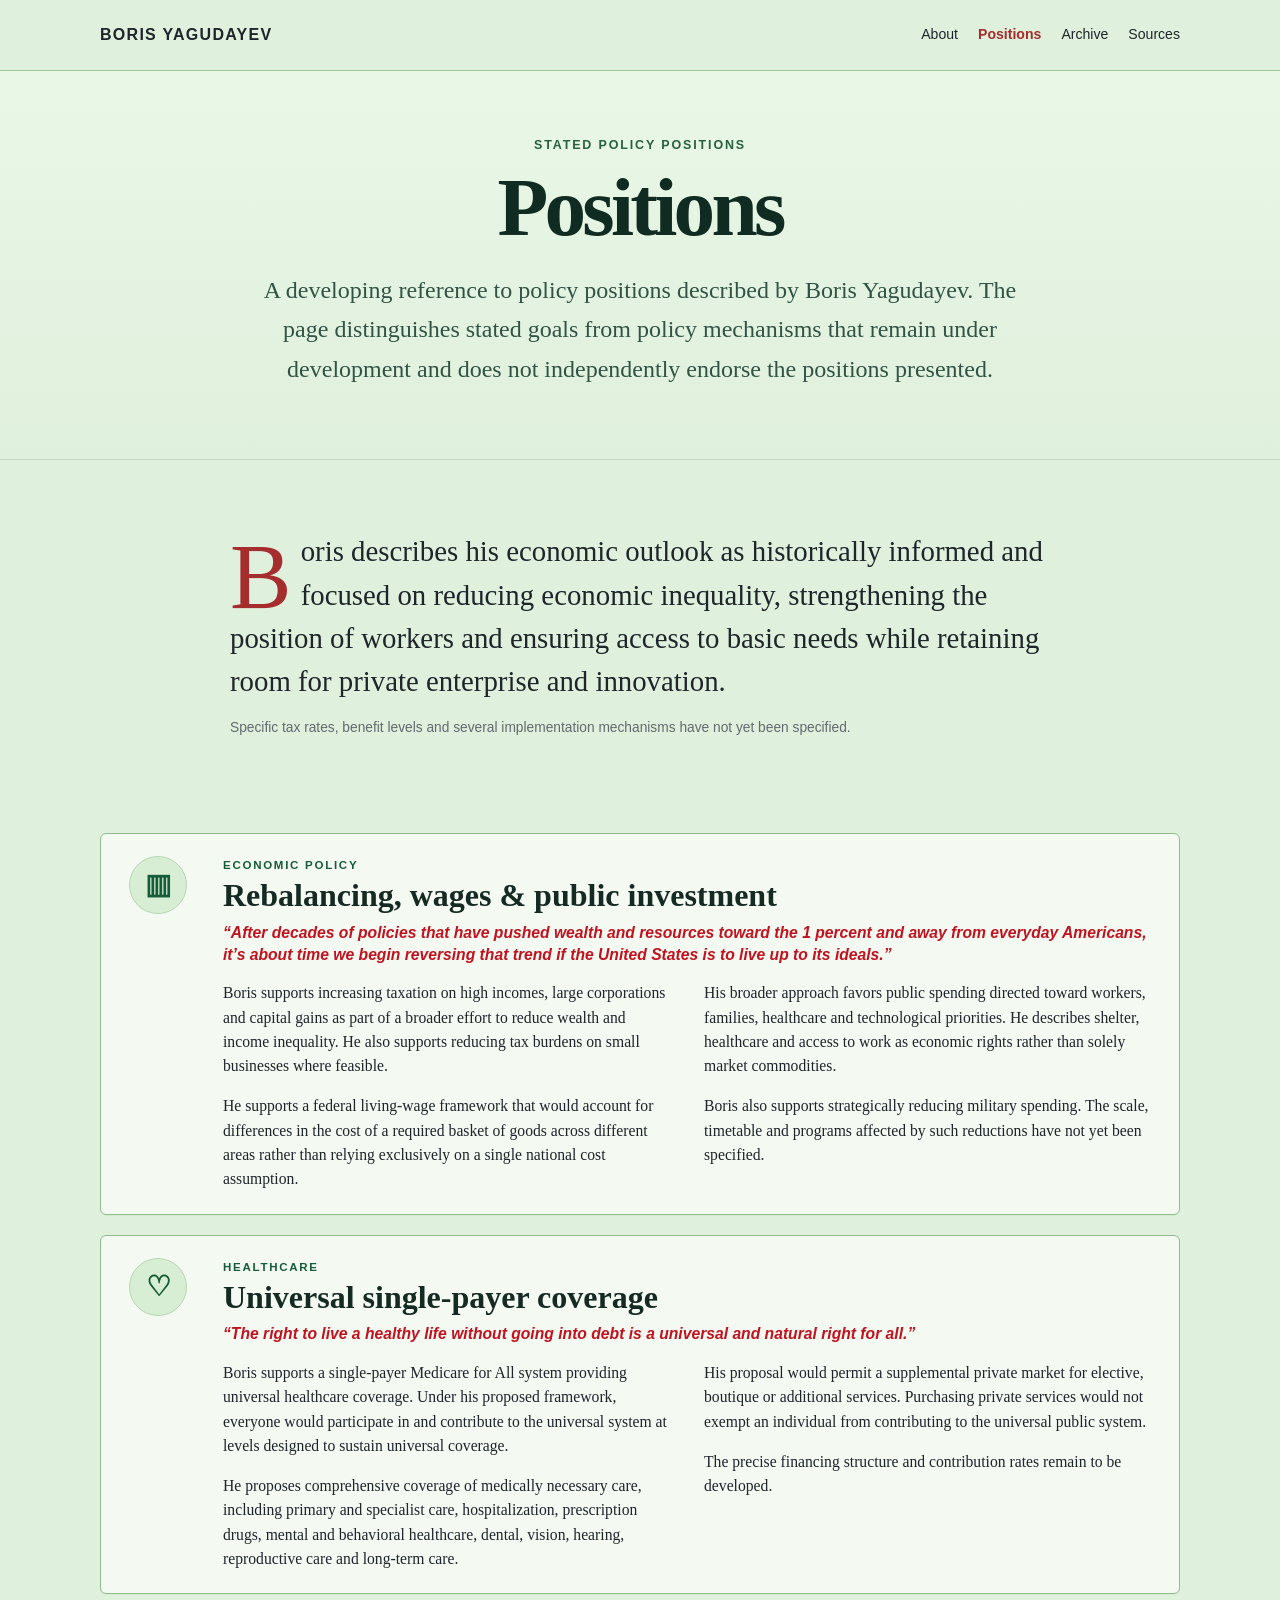
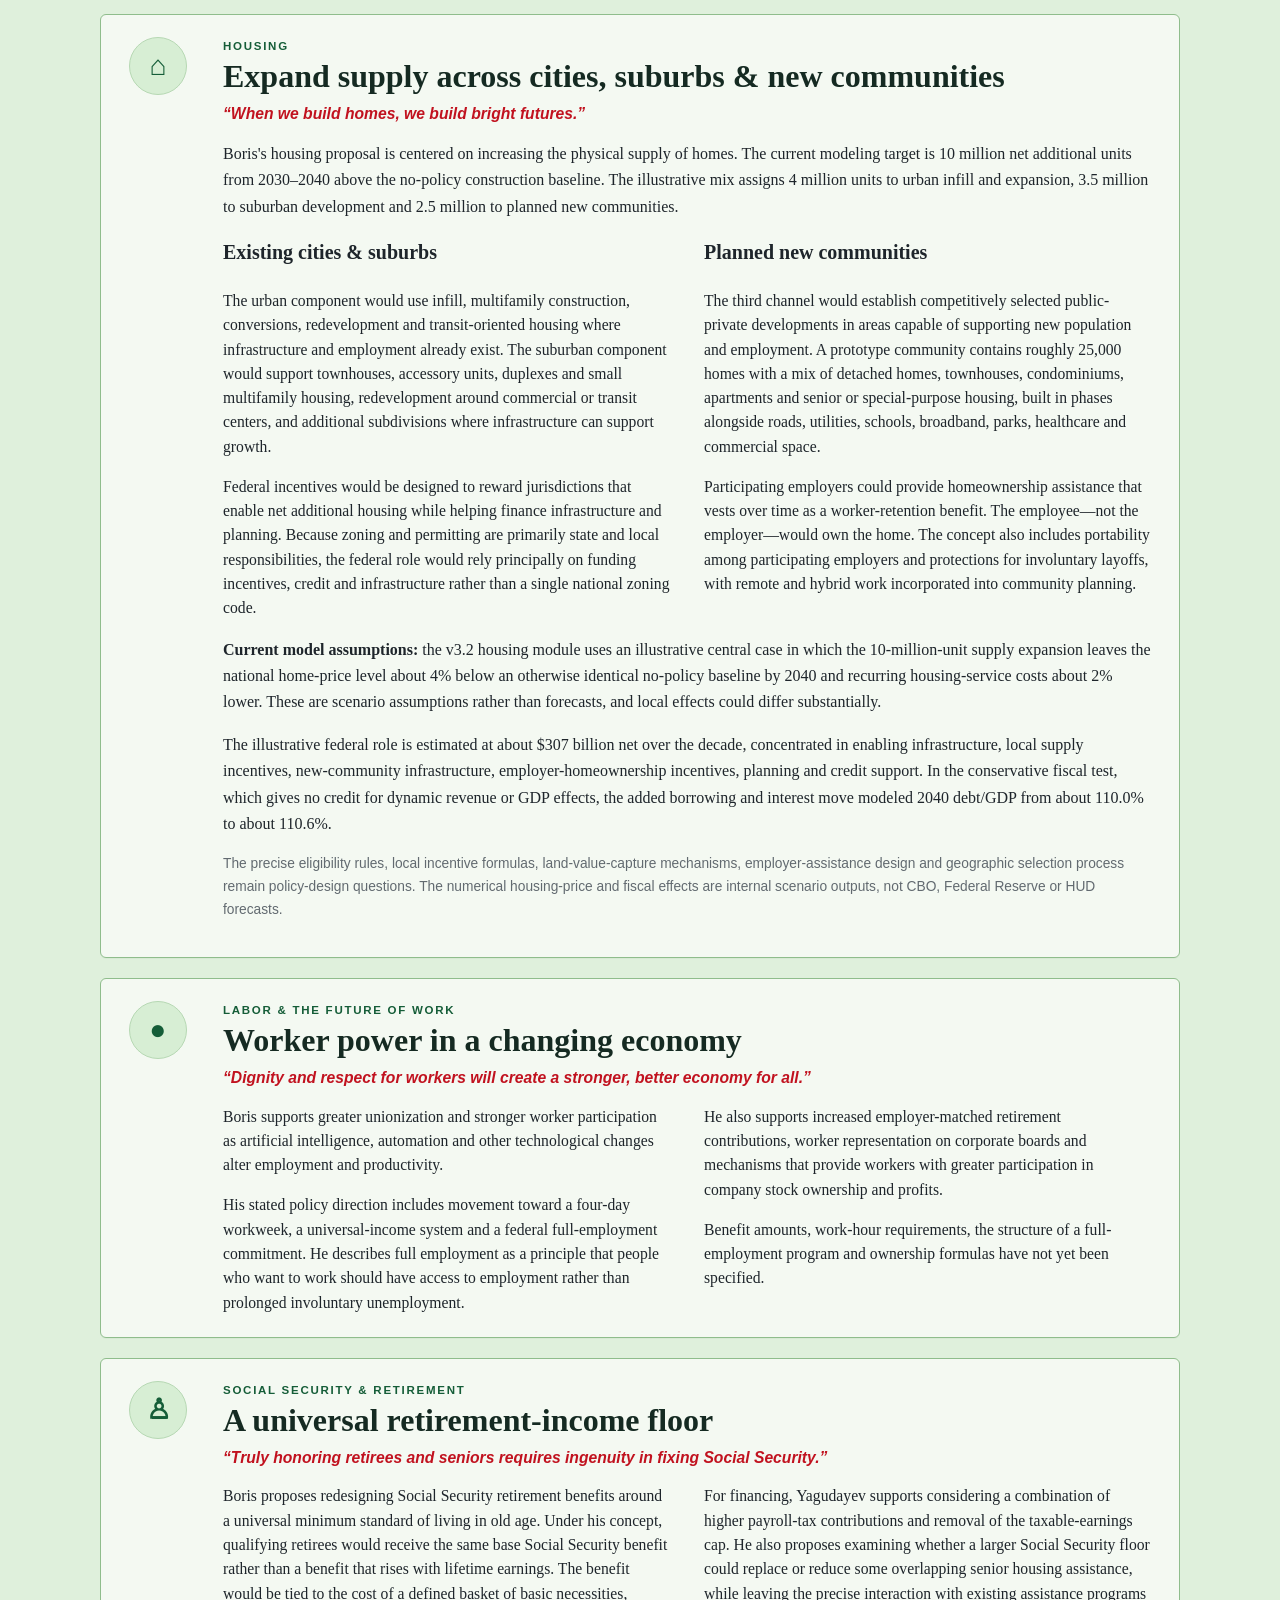
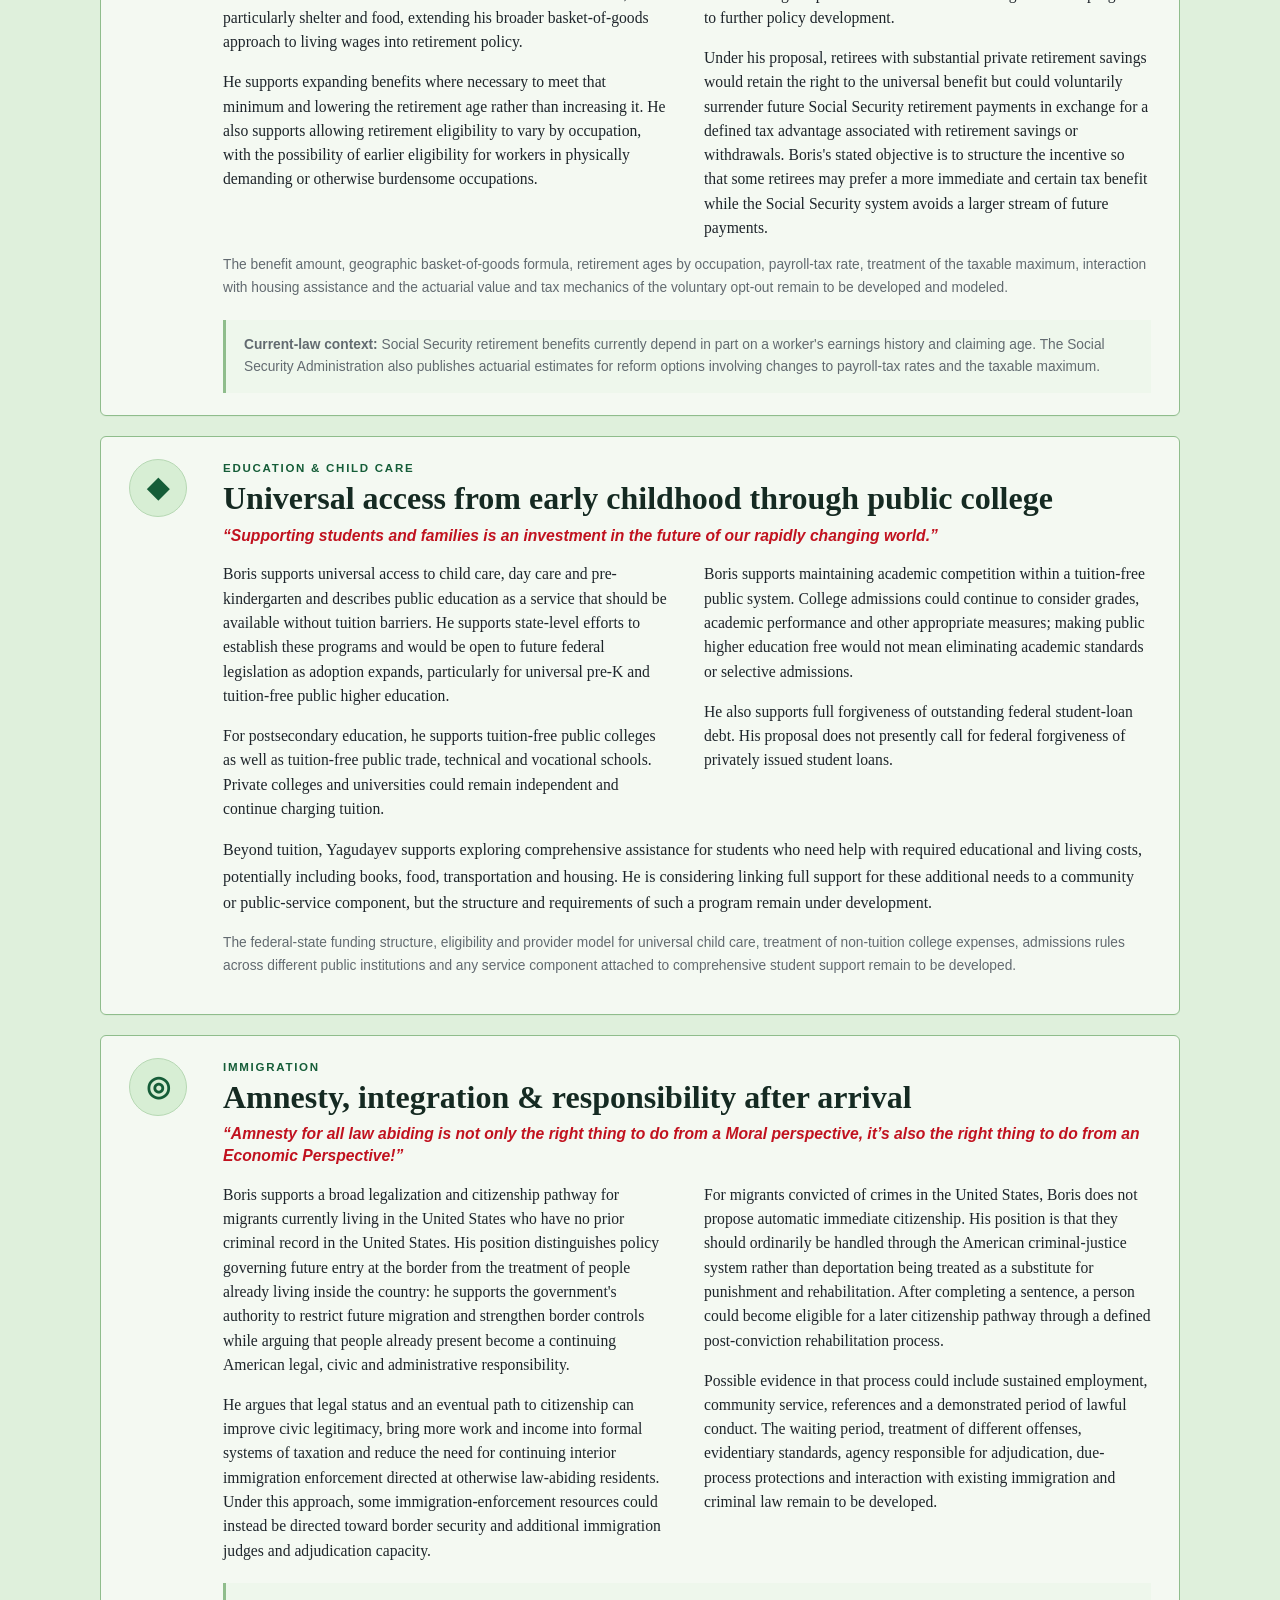
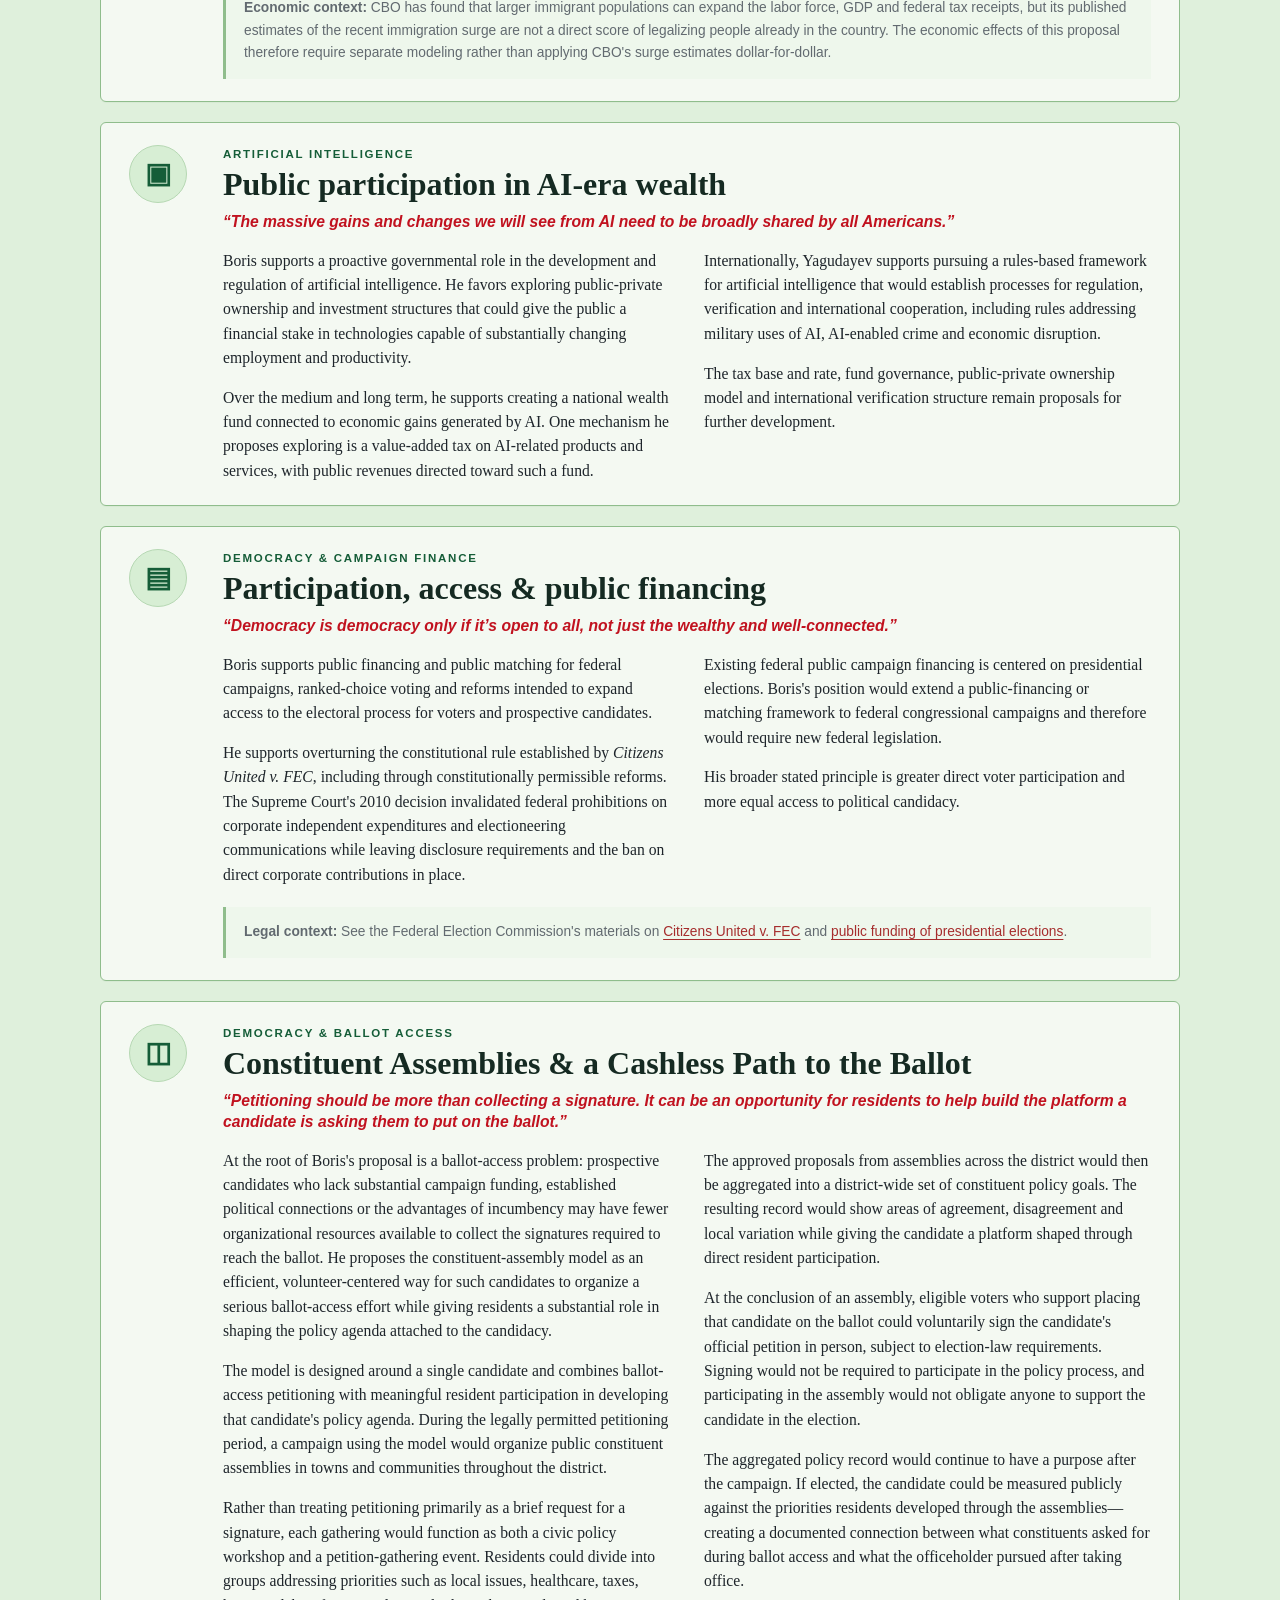
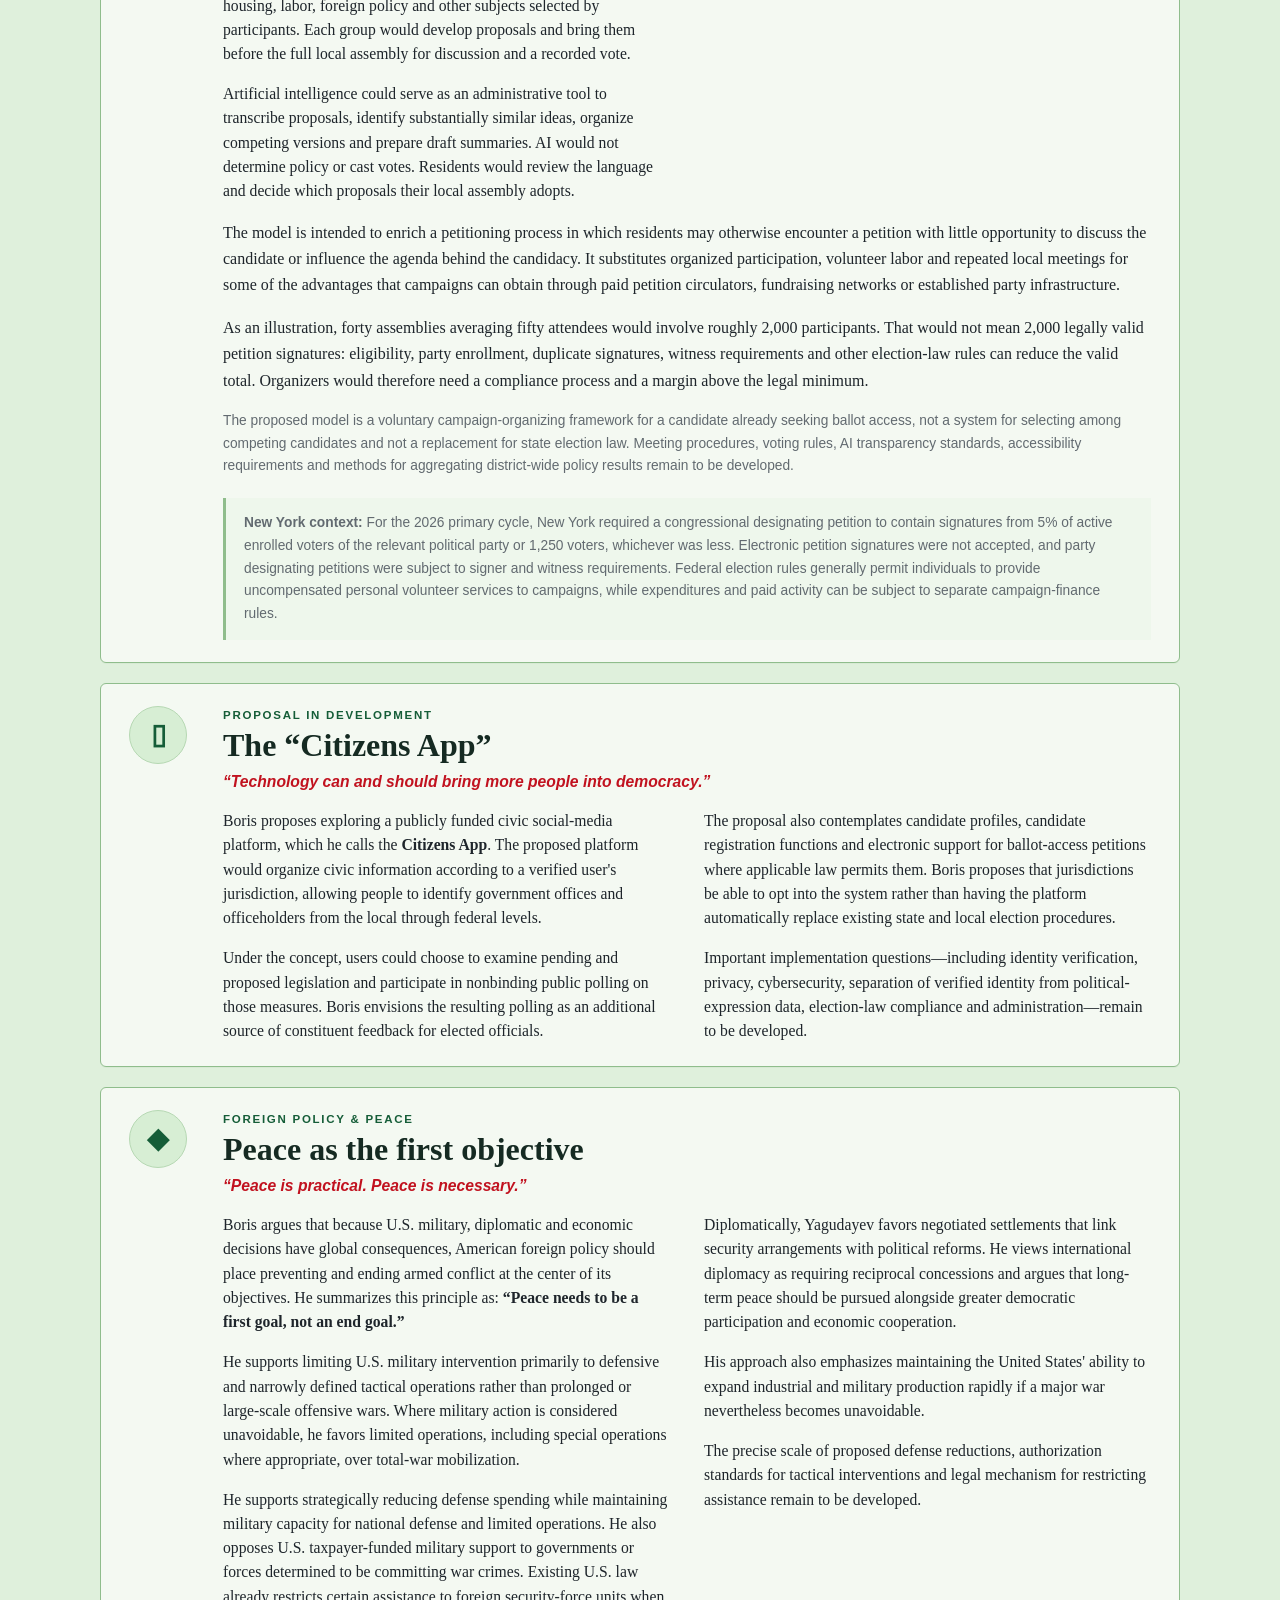
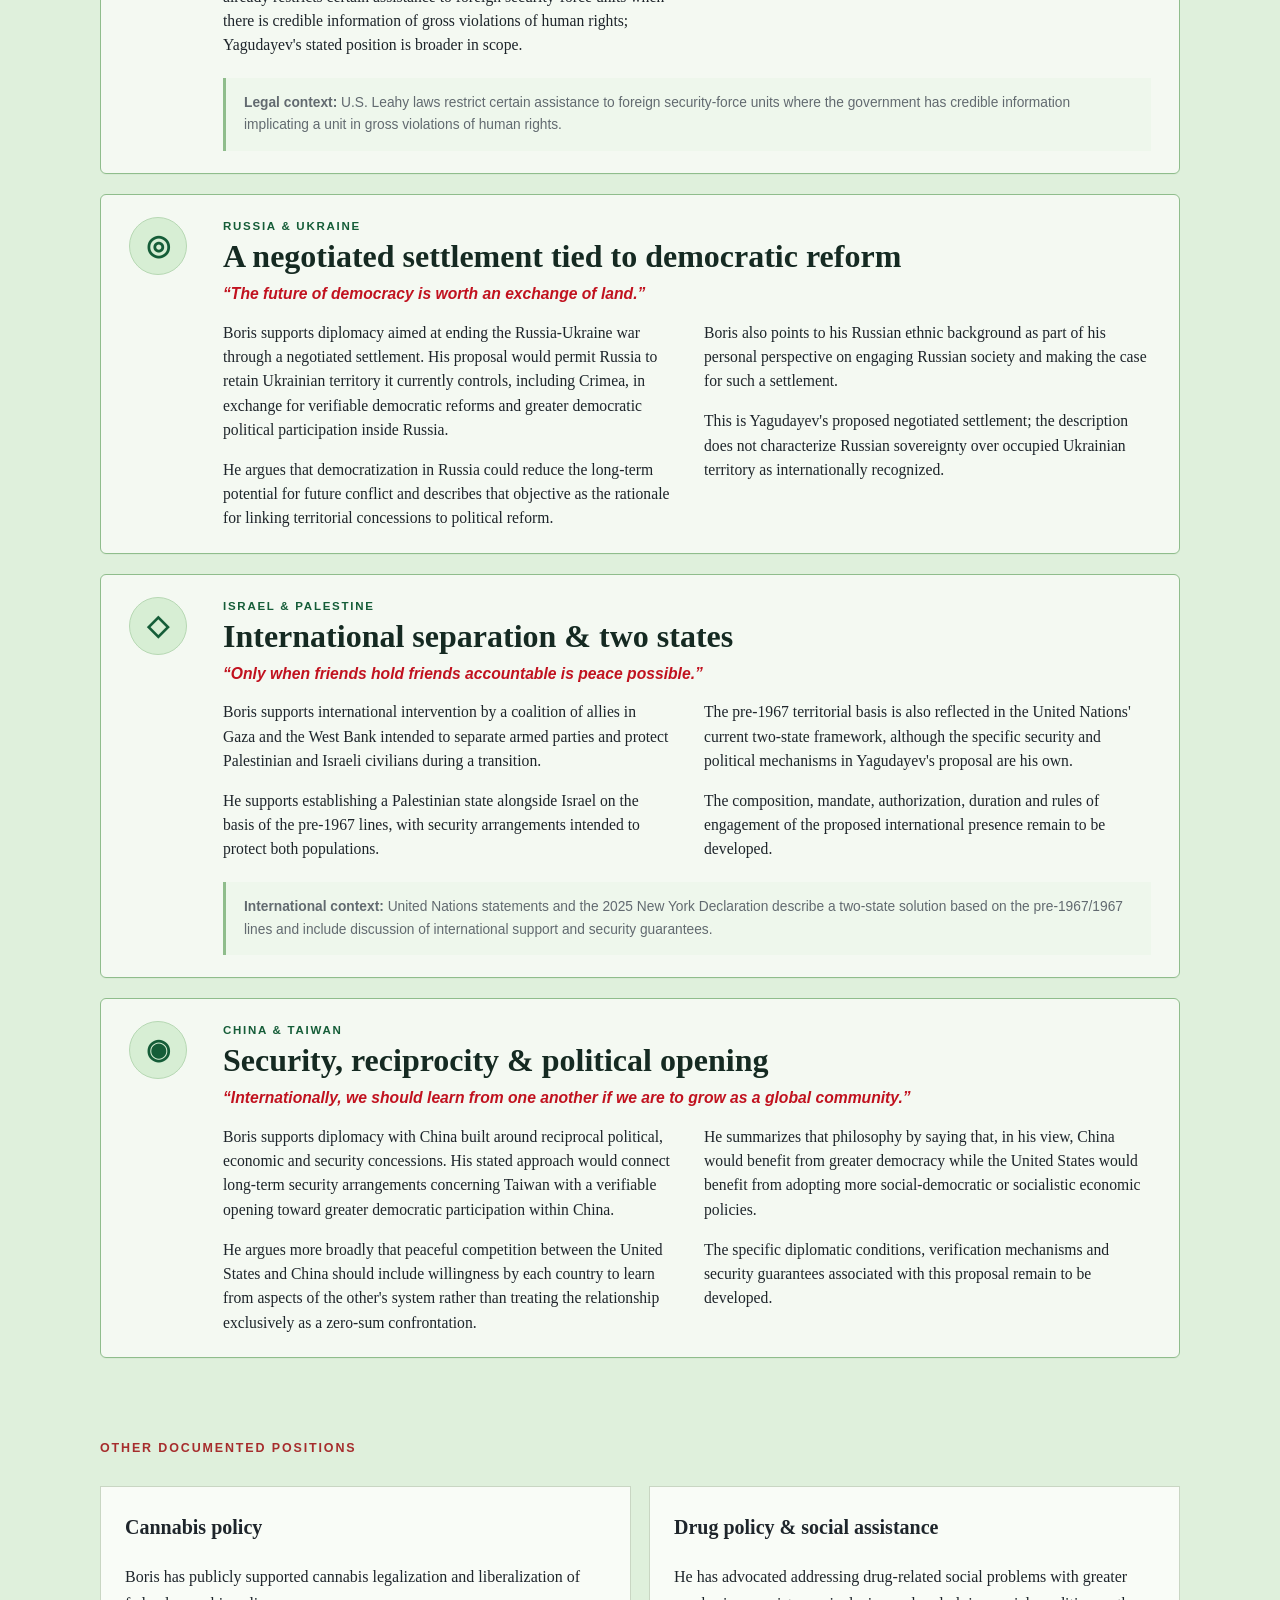
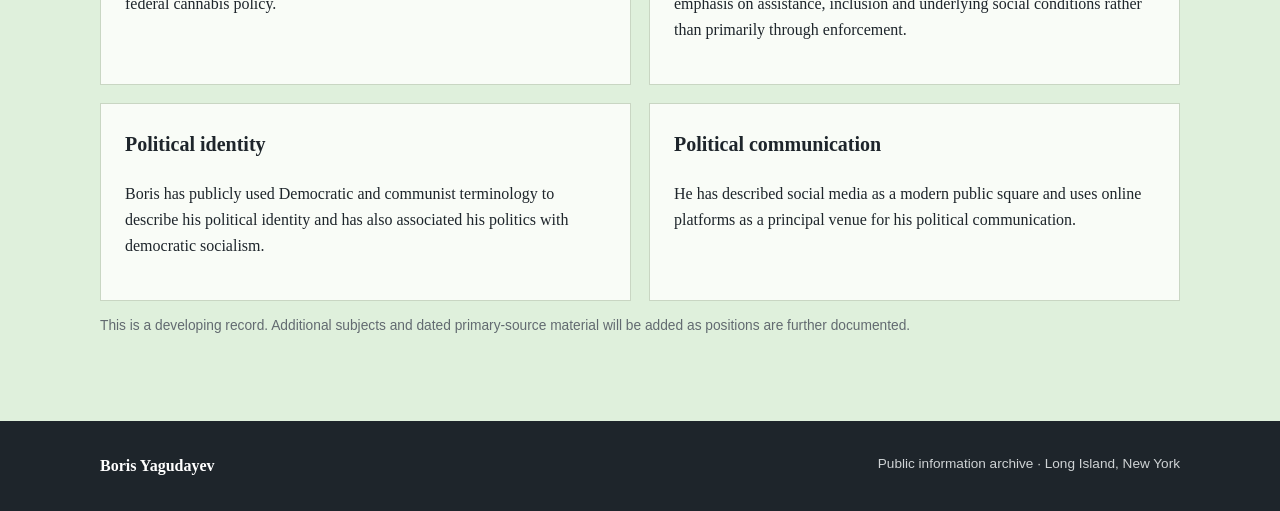
<file: positions.html>
<!doctype html>
<html lang="en">
<head>
<meta charset="utf-8">
<meta name="viewport" content="width=device-width,initial-scale=1">
<title>Public Positions | Boris Yagudayev</title>
<meta name="description" content="A reference page documenting economic, healthcare, housing, labor, retirement, education, AI, democracy, foreign policy and other political positions stated by Boris Yagudayev.">
<meta name="robots" content="index,follow">
<link rel="canonical" href="https://borisyagudayev89nycd4.github.io/boris-yagudayev/positions.html">
<meta property="og:site_name" content="Boris Yagudayev">
<meta property="og:title" content="Public Positions | Boris Yagudayev">
<meta property="og:description" content="A reference documenting economic, healthcare, housing, labor, retirement, education, AI, democracy, foreign policy and other positions stated by Boris Yagudayev.">
<meta property="og:type" content="website">
<meta property="og:url" content="https://borisyagudayev89nycd4.github.io/boris-yagudayev/positions.html">
<meta property="og:image" content="https://borisyagudayev89nycd4.github.io/boris-yagudayev/boris-headshot.png">
<meta name="twitter:card" content="summary_large_image">
<meta name="twitter:title" content="Public Positions | Boris Yagudayev">
<meta name="twitter:description" content="A reference documenting economic, healthcare, housing, labor, retirement, education, AI, democracy, foreign policy and other positions stated by Boris Yagudayev.">
<meta name="twitter:image" content="https://borisyagudayev89nycd4.github.io/boris-yagudayev/boris-headshot.png">
<link rel="stylesheet" href="style.css">
</head>
<body class="positions-page">
<header><div class="wrap nav"><a class="brand" href="index.html">BORIS YAGUDAYEV</a><nav><a href="about.html">About</a><a href="positions.html" aria-current="page">Positions</a><a href="archive.html">Archive</a><a href="sources.html">Sources</a></nav></div></header>
<main>
<section class="hero positions-hero"><div class="wrap narrow"><p class="eyebrow">STATED POLICY POSITIONS</p><h1>Positions</h1><p class="lede">A developing reference to policy positions described by Boris Yagudayev. The page distinguishes stated goals from policy mechanisms that remain under development and does not independently endorse the positions presented.</p></div></section>
<section><div class="wrap narrow"><p class="drop-intro">Boris describes his economic outlook as historically informed and focused on reducing economic inequality, strengthening the position of workers and ensuring access to basic needs while retaining room for private enterprise and innovation.</p><p class="small">Specific tax rates, benefit levels and several implementation mechanisms have not yet been specified.</p></div></section>
<section class="policy-section alt"><div class="wrap policy-card"><div class="policy-icon" aria-hidden="true">▥</div><div class="policy-content"><p class="eyebrow" id="economic-policy">ECONOMIC POLICY</p><h2>Rebalancing, wages & public investment</h2><blockquote class="policy-quote"><p>“After decades of policies that have pushed wealth and resources toward the 1 percent and away from everyday Americans, it’s about time we begin reversing that trend if the United States is to live up to its ideals.”</p></blockquote><div class="bio-columns"><div><p>Boris supports increasing taxation on high incomes, large corporations and capital gains as part of a broader effort to reduce wealth and income inequality. He also supports reducing tax burdens on small businesses where feasible.</p><p>He supports a federal living-wage framework that would account for differences in the cost of a required basket of goods across different areas rather than relying exclusively on a single national cost assumption.</p></div><div><p>His broader approach favors public spending directed toward workers, families, healthcare and technological priorities. He describes shelter, healthcare and access to work as economic rights rather than solely market commodities.</p><p>Boris also supports strategically reducing military spending. The scale, timetable and programs affected by such reductions have not yet been specified.</p></div></div></div></section>
<section class="policy-section"><div class="wrap policy-card"><div class="policy-icon" aria-hidden="true">♡</div><div class="policy-content"><p class="eyebrow" id="healthcare">HEALTHCARE</p><h2>Universal single-payer coverage</h2><blockquote class="policy-quote"><p>“The right to live a healthy life without going into debt is a universal and natural right for all.”</p></blockquote><div class="bio-columns"><div><p>Boris supports a single-payer Medicare for All system providing universal healthcare coverage. Under his proposed framework, everyone would participate in and contribute to the universal system at levels designed to sustain universal coverage.</p><p>He proposes comprehensive coverage of medically necessary care, including primary and specialist care, hospitalization, prescription drugs, mental and behavioral healthcare, dental, vision, hearing, reproductive care and long-term care.</p></div><div><p>His proposal would permit a supplemental private market for elective, boutique or additional services. Purchasing private services would not exempt an individual from contributing to the universal public system.</p><p>The precise financing structure and contribution rates remain to be developed.</p></div></div></div></section>
<section class="policy-section alt"><div class="wrap policy-card"><div class="policy-icon" aria-hidden="true">⌂</div><div class="policy-content"><p class="eyebrow" id="housing">HOUSING</p><h2>Expand supply across cities, suburbs & new communities</h2><blockquote class="policy-quote"><p>“When we build homes, we build bright futures.”</p></blockquote><p>Boris's housing proposal is centered on increasing the physical supply of homes. The current modeling target is 10 million net additional units from 2030–2040 above the no-policy construction baseline. The illustrative mix assigns 4 million units to urban infill and expansion, 3.5 million to suburban development and 2.5 million to planned new communities.</p><div class="bio-columns"><div><h3>Existing cities & suburbs</h3><p>The urban component would use infill, multifamily construction, conversions, redevelopment and transit-oriented housing where infrastructure and employment already exist. The suburban component would support townhouses, accessory units, duplexes and small multifamily housing, redevelopment around commercial or transit centers, and additional subdivisions where infrastructure can support growth.</p><p>Federal incentives would be designed to reward jurisdictions that enable net additional housing while helping finance infrastructure and planning. Because zoning and permitting are primarily state and local responsibilities, the federal role would rely principally on funding incentives, credit and infrastructure rather than a single national zoning code.</p></div><div><h3>Planned new communities</h3><p>The third channel would establish competitively selected public-private developments in areas capable of supporting new population and employment. A prototype community contains roughly 25,000 homes with a mix of detached homes, townhouses, condominiums, apartments and senior or special-purpose housing, built in phases alongside roads, utilities, schools, broadband, parks, healthcare and commercial space.</p><p>Participating employers could provide homeownership assistance that vests over time as a worker-retention benefit. The employee—not the employer—would own the home. The concept also includes portability among participating employers and protections for involuntary layoffs, with remote and hybrid work incorporated into community planning.</p></div></div><p><strong>Current model assumptions:</strong> the v3.2 housing module uses an illustrative central case in which the 10-million-unit supply expansion leaves the national home-price level about 4% below an otherwise identical no-policy baseline by 2040 and recurring housing-service costs about 2% lower. These are scenario assumptions rather than forecasts, and local effects could differ substantially.</p><p>The illustrative federal role is estimated at about $307 billion net over the decade, concentrated in enabling infrastructure, local supply incentives, new-community infrastructure, employer-homeownership incentives, planning and credit support. In the conservative fiscal test, which gives no credit for dynamic revenue or GDP effects, the added borrowing and interest move modeled 2040 debt/GDP from about 110.0% to about 110.6%.</p><p class="small">The precise eligibility rules, local incentive formulas, land-value-capture mechanisms, employer-assistance design and geographic selection process remain policy-design questions. The numerical housing-price and fiscal effects are internal scenario outputs, not CBO, Federal Reserve or HUD forecasts.</p></div></div></section>
<section class="policy-section"><div class="wrap policy-card"><div class="policy-icon" aria-hidden="true">●</div><div class="policy-content"><p class="eyebrow" id="labor-and-the-future-of-work">LABOR & THE FUTURE OF WORK</p><h2>Worker power in a changing economy</h2><blockquote class="policy-quote"><p>“Dignity and respect for workers will create a stronger, better economy for all.”</p></blockquote><div class="bio-columns"><div><p>Boris supports greater unionization and stronger worker participation as artificial intelligence, automation and other technological changes alter employment and productivity.</p><p>His stated policy direction includes movement toward a four-day workweek, a universal-income system and a federal full-employment commitment. He describes full employment as a principle that people who want to work should have access to employment rather than prolonged involuntary unemployment.</p></div><div><p>He also supports increased employer-matched retirement contributions, worker representation on corporate boards and mechanisms that provide workers with greater participation in company stock ownership and profits.</p><p>Benefit amounts, work-hour requirements, the structure of a full-employment program and ownership formulas have not yet been specified.</p></div></div></div></section>
<section class="policy-section alt"><div class="wrap policy-card"><div class="policy-icon" aria-hidden="true">♙</div><div class="policy-content"><p class="eyebrow" id="social-security-and-retirement">SOCIAL SECURITY & RETIREMENT</p><h2>A universal retirement-income floor</h2><blockquote class="policy-quote"><p>“Truly honoring retirees and seniors requires ingenuity in fixing Social Security.”</p></blockquote><div class="bio-columns"><div><p>Boris proposes redesigning Social Security retirement benefits around a universal minimum standard of living in old age. Under his concept, qualifying retirees would receive the same base Social Security benefit rather than a benefit that rises with lifetime earnings. The benefit would be tied to the cost of a defined basket of basic necessities, particularly shelter and food, extending his broader basket-of-goods approach to living wages into retirement policy.</p><p>He supports expanding benefits where necessary to meet that minimum and lowering the retirement age rather than increasing it. He also supports allowing retirement eligibility to vary by occupation, with the possibility of earlier eligibility for workers in physically demanding or otherwise burdensome occupations.</p></div><div><p>For financing, Yagudayev supports considering a combination of higher payroll-tax contributions and removal of the taxable-earnings cap. He also proposes examining whether a larger Social Security floor could replace or reduce some overlapping senior housing assistance, while leaving the precise interaction with existing assistance programs to further policy development.</p><p>Under his proposal, retirees with substantial private retirement savings would retain the right to the universal benefit but could voluntarily surrender future Social Security retirement payments in exchange for a defined tax advantage associated with retirement savings or withdrawals. Boris's stated objective is to structure the incentive so that some retirees may prefer a more immediate and certain tax benefit while the Social Security system avoids a larger stream of future payments.</p></div></div><p class="small">The benefit amount, geographic basket-of-goods formula, retirement ages by occupation, payroll-tax rate, treatment of the taxable maximum, interaction with housing assistance and the actuarial value and tax mechanics of the voluntary opt-out remain to be developed and modeled.</p><div class="source-context small"><strong>Current-law context:</strong> Social Security retirement benefits currently depend in part on a worker's earnings history and claiming age. The Social Security Administration also publishes actuarial estimates for reform options involving changes to payroll-tax rates and the taxable maximum.</div></div></section>
<section class="policy-section"><div class="wrap policy-card"><div class="policy-icon" aria-hidden="true">◆</div><div class="policy-content"><p class="eyebrow" id="education-and-child-care">EDUCATION & CHILD CARE</p><h2>Universal access from early childhood through public college</h2><blockquote class="policy-quote"><p>“Supporting students and families is an investment in the future of our rapidly changing world.”</p></blockquote><div class="bio-columns"><div><p>Boris supports universal access to child care, day care and pre-kindergarten and describes public education as a service that should be available without tuition barriers. He supports state-level efforts to establish these programs and would be open to future federal legislation as adoption expands, particularly for universal pre-K and tuition-free public higher education.</p><p>For postsecondary education, he supports tuition-free public colleges as well as tuition-free public trade, technical and vocational schools. Private colleges and universities could remain independent and continue charging tuition.</p></div><div><p>Boris supports maintaining academic competition within a tuition-free public system. College admissions could continue to consider grades, academic performance and other appropriate measures; making public higher education free would not mean eliminating academic standards or selective admissions.</p><p>He also supports full forgiveness of outstanding federal student-loan debt. His proposal does not presently call for federal forgiveness of privately issued student loans.</p></div></div><p>Beyond tuition, Yagudayev supports exploring comprehensive assistance for students who need help with required educational and living costs, potentially including books, food, transportation and housing. He is considering linking full support for these additional needs to a community or public-service component, but the structure and requirements of such a program remain under development.</p><p class="small">The federal-state funding structure, eligibility and provider model for universal child care, treatment of non-tuition college expenses, admissions rules across different public institutions and any service component attached to comprehensive student support remain to be developed.</p></div></div></section>

<section class="policy-section"><div class="wrap policy-card"><div class="policy-icon" aria-hidden="true">◎</div><div class="policy-content"><p class="eyebrow" id="immigration">IMMIGRATION</p><h2>Amnesty, integration & responsibility after arrival</h2><blockquote class="policy-quote"><p>“Amnesty for all law abiding is not only the right thing to do from a Moral perspective, it’s also the right thing to do from an Economic Perspective!”</p></blockquote><div class="bio-columns"><div><p>Boris supports a broad legalization and citizenship pathway for migrants currently living in the United States who have no prior criminal record in the United States. His position distinguishes policy governing future entry at the border from the treatment of people already living inside the country: he supports the government's authority to restrict future migration and strengthen border controls while arguing that people already present become a continuing American legal, civic and administrative responsibility.</p><p>He argues that legal status and an eventual path to citizenship can improve civic legitimacy, bring more work and income into formal systems of taxation and reduce the need for continuing interior immigration enforcement directed at otherwise law-abiding residents. Under this approach, some immigration-enforcement resources could instead be directed toward border security and additional immigration judges and adjudication capacity.</p></div><div><p>For migrants convicted of crimes in the United States, Boris does not propose automatic immediate citizenship. His position is that they should ordinarily be handled through the American criminal-justice system rather than deportation being treated as a substitute for punishment and rehabilitation. After completing a sentence, a person could become eligible for a later citizenship pathway through a defined post-conviction rehabilitation process.</p><p>Possible evidence in that process could include sustained employment, community service, references and a demonstrated period of lawful conduct. The waiting period, treatment of different offenses, evidentiary standards, agency responsible for adjudication, due-process protections and interaction with existing immigration and criminal law remain to be developed.</p></div></div><div class="source-context small"><strong>Economic context:</strong> CBO has found that larger immigrant populations can expand the labor force, GDP and federal tax receipts, but its published estimates of the recent immigration surge are not a direct score of legalizing people already in the country. The economic effects of this proposal therefore require separate modeling rather than applying CBO's surge estimates dollar-for-dollar.</div></div></section>
<section class="policy-section alt"><div class="wrap policy-card"><div class="policy-icon" aria-hidden="true">▣</div><div class="policy-content"><p class="eyebrow" id="artificial-intelligence">ARTIFICIAL INTELLIGENCE</p><h2>Public participation in AI-era wealth</h2><blockquote class="policy-quote"><p>“The massive gains and changes we will see from AI need to be broadly shared by all Americans.”</p></blockquote><div class="bio-columns"><div><p>Boris supports a proactive governmental role in the development and regulation of artificial intelligence. He favors exploring public-private ownership and investment structures that could give the public a financial stake in technologies capable of substantially changing employment and productivity.</p><p>Over the medium and long term, he supports creating a national wealth fund connected to economic gains generated by AI. One mechanism he proposes exploring is a value-added tax on AI-related products and services, with public revenues directed toward such a fund.</p></div><div><p>Internationally, Yagudayev supports pursuing a rules-based framework for artificial intelligence that would establish processes for regulation, verification and international cooperation, including rules addressing military uses of AI, AI-enabled crime and economic disruption.</p><p>The tax base and rate, fund governance, public-private ownership model and international verification structure remain proposals for further development.</p></div></div></div></section>
<section class="policy-section"><div class="wrap policy-card"><div class="policy-icon" aria-hidden="true">▤</div><div class="policy-content"><p class="eyebrow" id="democracy-and-campaign-finance">DEMOCRACY & CAMPAIGN FINANCE</p><h2>Participation, access & public financing</h2><blockquote class="policy-quote"><p>“Democracy is democracy only if it’s open to all, not just the wealthy and well-connected.”</p></blockquote><div class="bio-columns"><div><p>Boris supports public financing and public matching for federal campaigns, ranked-choice voting and reforms intended to expand access to the electoral process for voters and prospective candidates.</p><p>He supports overturning the constitutional rule established by <em>Citizens United v. FEC</em>, including through constitutionally permissible reforms. The Supreme Court's 2010 decision invalidated federal prohibitions on corporate independent expenditures and electioneering communications while leaving disclosure requirements and the ban on direct corporate contributions in place.</p></div><div><p>Existing federal public campaign financing is centered on presidential elections. Boris's position would extend a public-financing or matching framework to federal congressional campaigns and therefore would require new federal legislation.</p><p>His broader stated principle is greater direct voter participation and more equal access to political candidacy.</p></div></div><div class="source-context small"><strong>Legal context:</strong> See the Federal Election Commission's materials on <a href="https://www.fec.gov/legal-resources/court-cases/citizens-united-v-fec/" rel="noopener">Citizens United v. FEC</a> and <a href="https://www.fec.gov/introduction-campaign-finance/understanding-ways-support-federal-candidates/presidential-elections/public-funding-presidential-elections/" rel="noopener">public funding of presidential elections</a>.</div></div></section>
<section class="policy-section alt"><div class="wrap policy-card"><div class="policy-icon" aria-hidden="true">◫</div><div class="policy-content"><p class="eyebrow" id="democracy-and-ballot-access">DEMOCRACY &amp; BALLOT ACCESS</p><h2>Constituent Assemblies &amp; a Cashless Path to the Ballot</h2><blockquote class="policy-quote"><p>“Petitioning should be more than collecting a signature. It can be an opportunity for residents to help build the platform a candidate is asking them to put on the ballot.”</p></blockquote><div class="bio-columns"><div><p>At the root of Boris's proposal is a ballot-access problem: prospective candidates who lack substantial campaign funding, established political connections or the advantages of incumbency may have fewer organizational resources available to collect the signatures required to reach the ballot. He proposes the constituent-assembly model as an efficient, volunteer-centered way for such candidates to organize a serious ballot-access effort while giving residents a substantial role in shaping the policy agenda attached to the candidacy.</p><p>The model is designed around a single candidate and combines ballot-access petitioning with meaningful resident participation in developing that candidate's policy agenda. During the legally permitted petitioning period, a campaign using the model would organize public constituent assemblies in towns and communities throughout the district.</p><p>Rather than treating petitioning primarily as a brief request for a signature, each gathering would function as both a civic policy workshop and a petition-gathering event. Residents could divide into groups addressing priorities such as local issues, healthcare, taxes, housing, labor, foreign policy and other subjects selected by participants. Each group would develop proposals and bring them before the full local assembly for discussion and a recorded vote.</p><p>Artificial intelligence could serve as an administrative tool to transcribe proposals, identify substantially similar ideas, organize competing versions and prepare draft summaries. AI would not determine policy or cast votes. Residents would review the language and decide which proposals their local assembly adopts.</p></div><div><p>The approved proposals from assemblies across the district would then be aggregated into a district-wide set of constituent policy goals. The resulting record would show areas of agreement, disagreement and local variation while giving the candidate a platform shaped through direct resident participation.</p><p>At the conclusion of an assembly, eligible voters who support placing that candidate on the ballot could voluntarily sign the candidate's official petition in person, subject to election-law requirements. Signing would not be required to participate in the policy process, and participating in the assembly would not obligate anyone to support the candidate in the election.</p><p>The aggregated policy record would continue to have a purpose after the campaign. If elected, the candidate could be measured publicly against the priorities residents developed through the assemblies—creating a documented connection between what constituents asked for during ballot access and what the officeholder pursued after taking office.</p></div></div><p>The model is intended to enrich a petitioning process in which residents may otherwise encounter a petition with little opportunity to discuss the candidate or influence the agenda behind the candidacy. It substitutes organized participation, volunteer labor and repeated local meetings for some of the advantages that campaigns can obtain through paid petition circulators, fundraising networks or established party infrastructure.</p><p>As an illustration, forty assemblies averaging fifty attendees would involve roughly 2,000 participants. That would not mean 2,000 legally valid petition signatures: eligibility, party enrollment, duplicate signatures, witness requirements and other election-law rules can reduce the valid total. Organizers would therefore need a compliance process and a margin above the legal minimum.</p><p class="small">The proposed model is a voluntary campaign-organizing framework for a candidate already seeking ballot access, not a system for selecting among competing candidates and not a replacement for state election law. Meeting procedures, voting rules, AI transparency standards, accessibility requirements and methods for aggregating district-wide policy results remain to be developed.</p><div class="source-context small"><strong>New York context:</strong> For the 2026 primary cycle, New York required a congressional designating petition to contain signatures from 5% of active enrolled voters of the relevant political party or 1,250 voters, whichever was less. Electronic petition signatures were not accepted, and party designating petitions were subject to signer and witness requirements. Federal election rules generally permit individuals to provide uncompensated personal volunteer services to campaigns, while expenditures and paid activity can be subject to separate campaign-finance rules.</div></div></section>
<section class="policy-section alt"><div class="wrap policy-card"><div class="policy-icon" aria-hidden="true">▯</div><div class="policy-content"><p class="eyebrow" id="proposal-in-development">PROPOSAL IN DEVELOPMENT</p><h2>The “Citizens App”</h2><blockquote class="policy-quote"><p>“Technology can and should bring more people into democracy.”</p></blockquote><div class="bio-columns"><div><p>Boris proposes exploring a publicly funded civic social-media platform, which he calls the <strong>Citizens App</strong>. The proposed platform would organize civic information according to a verified user's jurisdiction, allowing people to identify government offices and officeholders from the local through federal levels.</p><p>Under the concept, users could choose to examine pending and proposed legislation and participate in nonbinding public polling on those measures. Boris envisions the resulting polling as an additional source of constituent feedback for elected officials.</p></div><div><p>The proposal also contemplates candidate profiles, candidate registration functions and electronic support for ballot-access petitions where applicable law permits them. Boris proposes that jurisdictions be able to opt into the system rather than having the platform automatically replace existing state and local election procedures.</p><p>Important implementation questions—including identity verification, privacy, cybersecurity, separation of verified identity from political-expression data, election-law compliance and administration—remain to be developed.</p></div></div></div></section>
<section class="policy-section"><div class="wrap policy-card"><div class="policy-icon" aria-hidden="true">◆</div><div class="policy-content"><p class="eyebrow" id="foreign-policy-and-peace">FOREIGN POLICY & PEACE</p><h2>Peace as the first objective</h2><blockquote class="policy-quote"><p>“Peace is practical. Peace is necessary.”</p></blockquote><div class="bio-columns"><div><p>Boris argues that because U.S. military, diplomatic and economic decisions have global consequences, American foreign policy should place preventing and ending armed conflict at the center of its objectives. He summarizes this principle as: <strong>“Peace needs to be a first goal, not an end goal.”</strong></p><p>He supports limiting U.S. military intervention primarily to defensive and narrowly defined tactical operations rather than prolonged or large-scale offensive wars. Where military action is considered unavoidable, he favors limited operations, including special operations where appropriate, over total-war mobilization.</p><p>He supports strategically reducing defense spending while maintaining military capacity for national defense and limited operations. He also opposes U.S. taxpayer-funded military support to governments or forces determined to be committing war crimes. Existing U.S. law already restricts certain assistance to foreign security-force units when there is credible information of gross violations of human rights; Yagudayev's stated position is broader in scope.</p></div><div><p>Diplomatically, Yagudayev favors negotiated settlements that link security arrangements with political reforms. He views international diplomacy as requiring reciprocal concessions and argues that long-term peace should be pursued alongside greater democratic participation and economic cooperation.</p><p>His approach also emphasizes maintaining the United States' ability to expand industrial and military production rapidly if a major war nevertheless becomes unavoidable.</p><p>The precise scale of proposed defense reductions, authorization standards for tactical interventions and legal mechanism for restricting assistance remain to be developed.</p></div></div><div class="source-context small"><strong>Legal context:</strong> U.S. Leahy laws restrict certain assistance to foreign security-force units where the government has credible information implicating a unit in gross violations of human rights.</div></div></section>
<section class="policy-section alt"><div class="wrap policy-card"><div class="policy-icon" aria-hidden="true">◎</div><div class="policy-content"><p class="eyebrow" id="russia-and-ukraine">RUSSIA & UKRAINE</p><h2>A negotiated settlement tied to democratic reform</h2><blockquote class="policy-quote"><p>“The future of democracy is worth an exchange of land.”</p></blockquote><div class="bio-columns"><div><p>Boris supports diplomacy aimed at ending the Russia-Ukraine war through a negotiated settlement. His proposal would permit Russia to retain Ukrainian territory it currently controls, including Crimea, in exchange for verifiable democratic reforms and greater democratic political participation inside Russia.</p><p>He argues that democratization in Russia could reduce the long-term potential for future conflict and describes that objective as the rationale for linking territorial concessions to political reform.</p></div><div><p>Boris also points to his Russian ethnic background as part of his personal perspective on engaging Russian society and making the case for such a settlement.</p><p>This is Yagudayev's proposed negotiated settlement; the description does not characterize Russian sovereignty over occupied Ukrainian territory as internationally recognized.</p></div></div></div></section>
<section class="policy-section"><div class="wrap policy-card"><div class="policy-icon" aria-hidden="true">◇</div><div class="policy-content"><p class="eyebrow" id="israel-and-palestine">ISRAEL & PALESTINE</p><h2>International separation & two states</h2><blockquote class="policy-quote"><p>“Only when friends hold friends accountable is peace possible.”</p></blockquote><div class="bio-columns"><div><p>Boris supports international intervention by a coalition of allies in Gaza and the West Bank intended to separate armed parties and protect Palestinian and Israeli civilians during a transition.</p><p>He supports establishing a Palestinian state alongside Israel on the basis of the pre-1967 lines, with security arrangements intended to protect both populations.</p></div><div><p>The pre-1967 territorial basis is also reflected in the United Nations' current two-state framework, although the specific security and political mechanisms in Yagudayev's proposal are his own.</p><p>The composition, mandate, authorization, duration and rules of engagement of the proposed international presence remain to be developed.</p></div></div><div class="source-context small"><strong>International context:</strong> United Nations statements and the 2025 New York Declaration describe a two-state solution based on the pre-1967/1967 lines and include discussion of international support and security guarantees.</div></div></section>
<section class="policy-section alt"><div class="wrap policy-card"><div class="policy-icon" aria-hidden="true">◉</div><div class="policy-content"><p class="eyebrow" id="china-and-taiwan">CHINA & TAIWAN</p><h2>Security, reciprocity & political opening</h2><blockquote class="policy-quote"><p>“Internationally, we should learn from one another if we are to grow as a global community.”</p></blockquote><div class="bio-columns"><div><p>Boris supports diplomacy with China built around reciprocal political, economic and security concessions. His stated approach would connect long-term security arrangements concerning Taiwan with a verifiable opening toward greater democratic participation within China.</p><p>He argues more broadly that peaceful competition between the United States and China should include willingness by each country to learn from aspects of the other's system rather than treating the relationship exclusively as a zero-sum confrontation.</p></div><div><p>He summarizes that philosophy by saying that, in his view, China would benefit from greater democracy while the United States would benefit from adopting more social-democratic or socialistic economic policies.</p><p>The specific diplomatic conditions, verification mechanisms and security guarantees associated with this proposal remain to be developed.</p></div></div></div></section>
<section><div class="wrap"><p class="eyebrow">OTHER DOCUMENTED POSITIONS</p><div class="cards"><article><h3>Cannabis policy</h3><p>Boris has publicly supported cannabis legalization and liberalization of federal cannabis policy.</p></article><article><h3>Drug policy & social assistance</h3><p>He has advocated addressing drug-related social problems with greater emphasis on assistance, inclusion and underlying social conditions rather than primarily through enforcement.</p></article><article><h3>Political identity</h3><p>Boris has publicly used Democratic and communist terminology to describe his political identity and has also associated his politics with democratic socialism.</p></article><article><h3>Political communication</h3><p>He has described social media as a modern public square and uses online platforms as a principal venue for his political communication.</p></article></div><p class="small">This is a developing record. Additional subjects and dated primary-source material will be added as positions are further documented.</p></div></section>
</main>
<footer><div class="wrap"><strong>Boris Yagudayev</strong><span>Public information archive · Long Island, New York</span></div></footer>
</body>
</html>
</file>
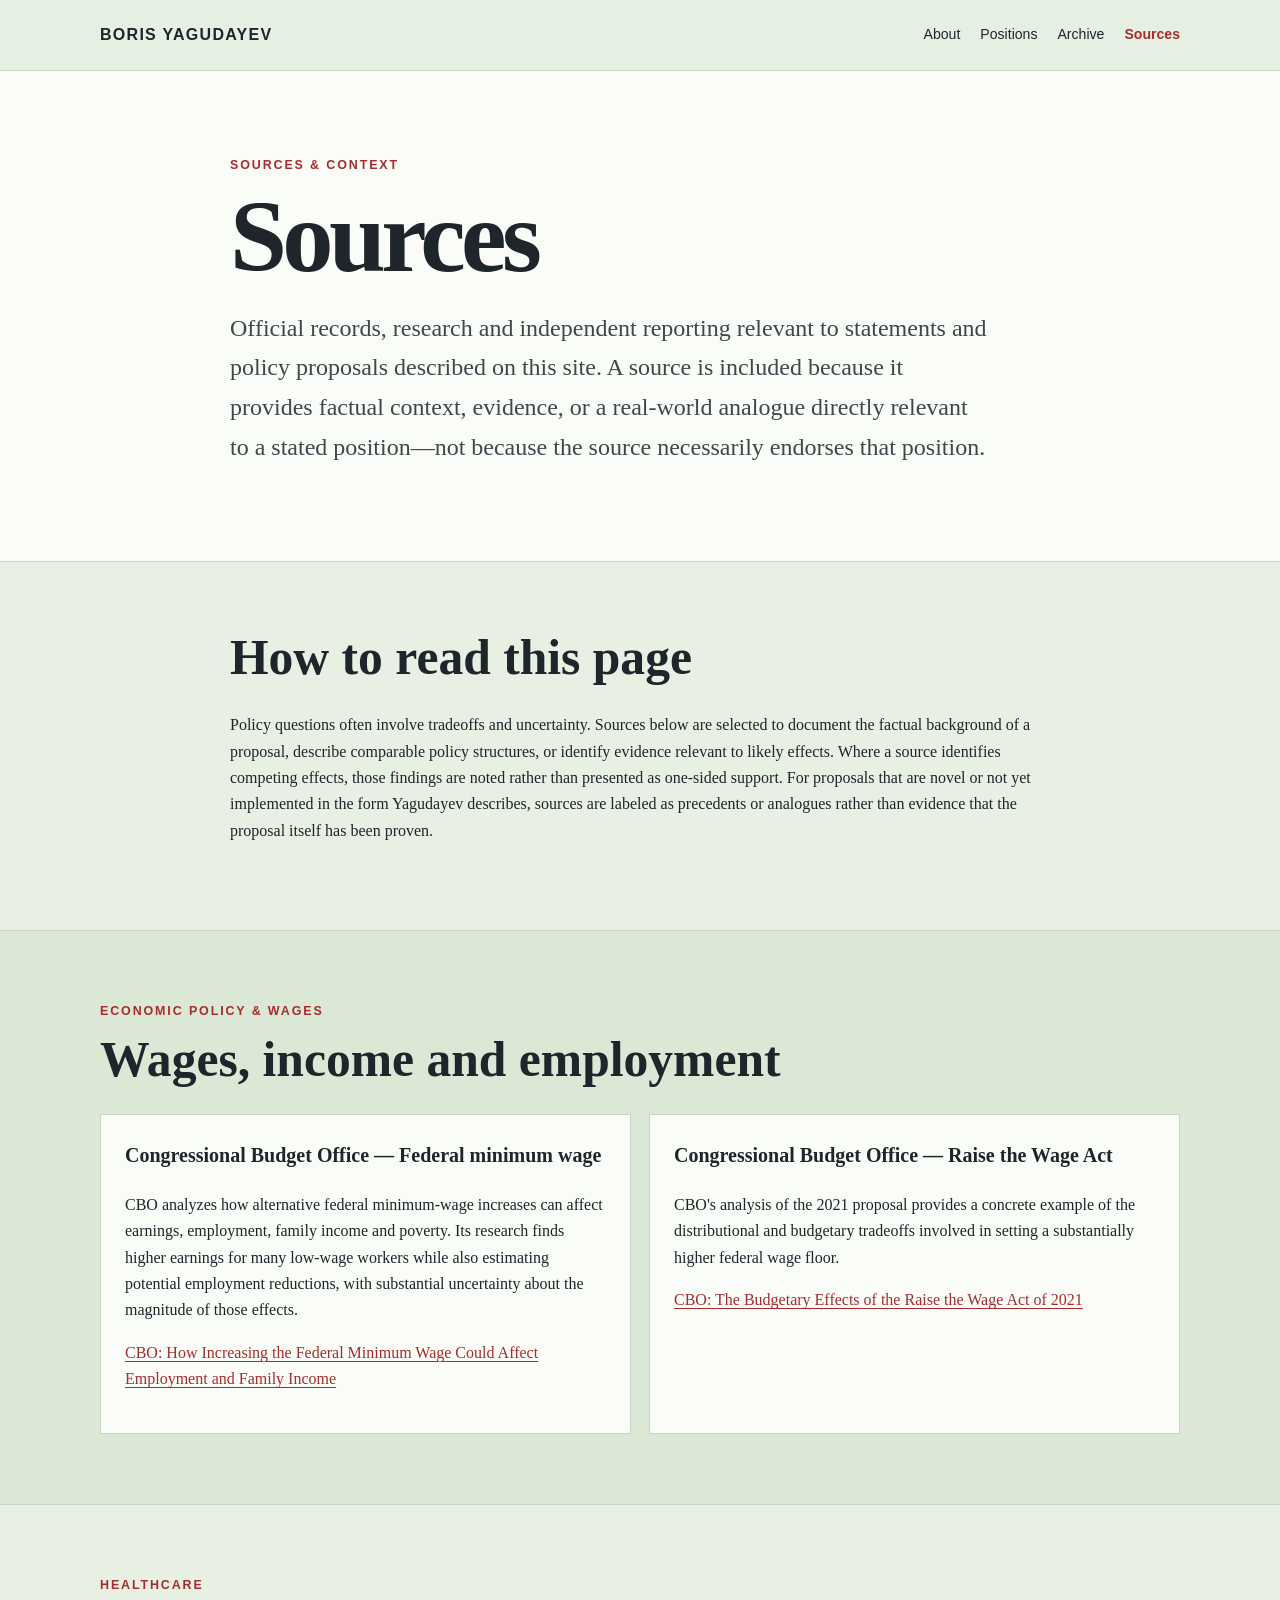
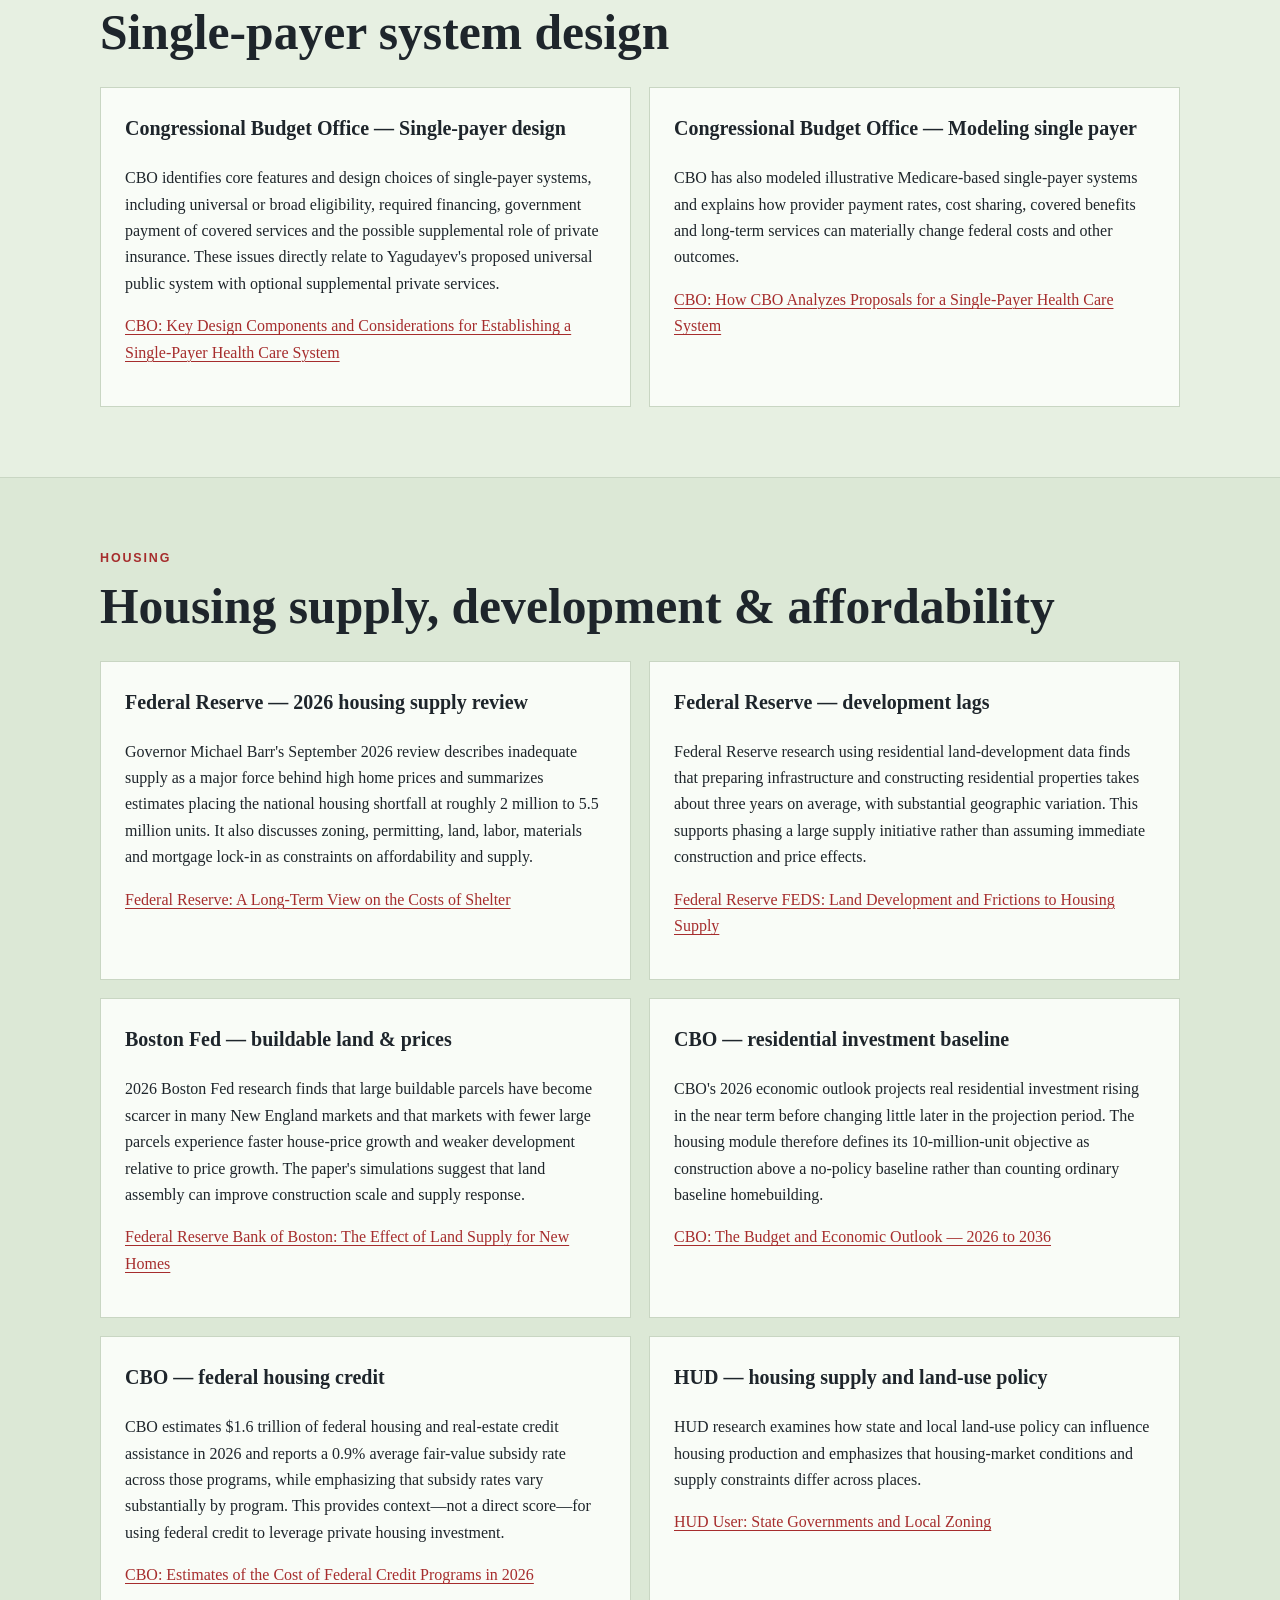
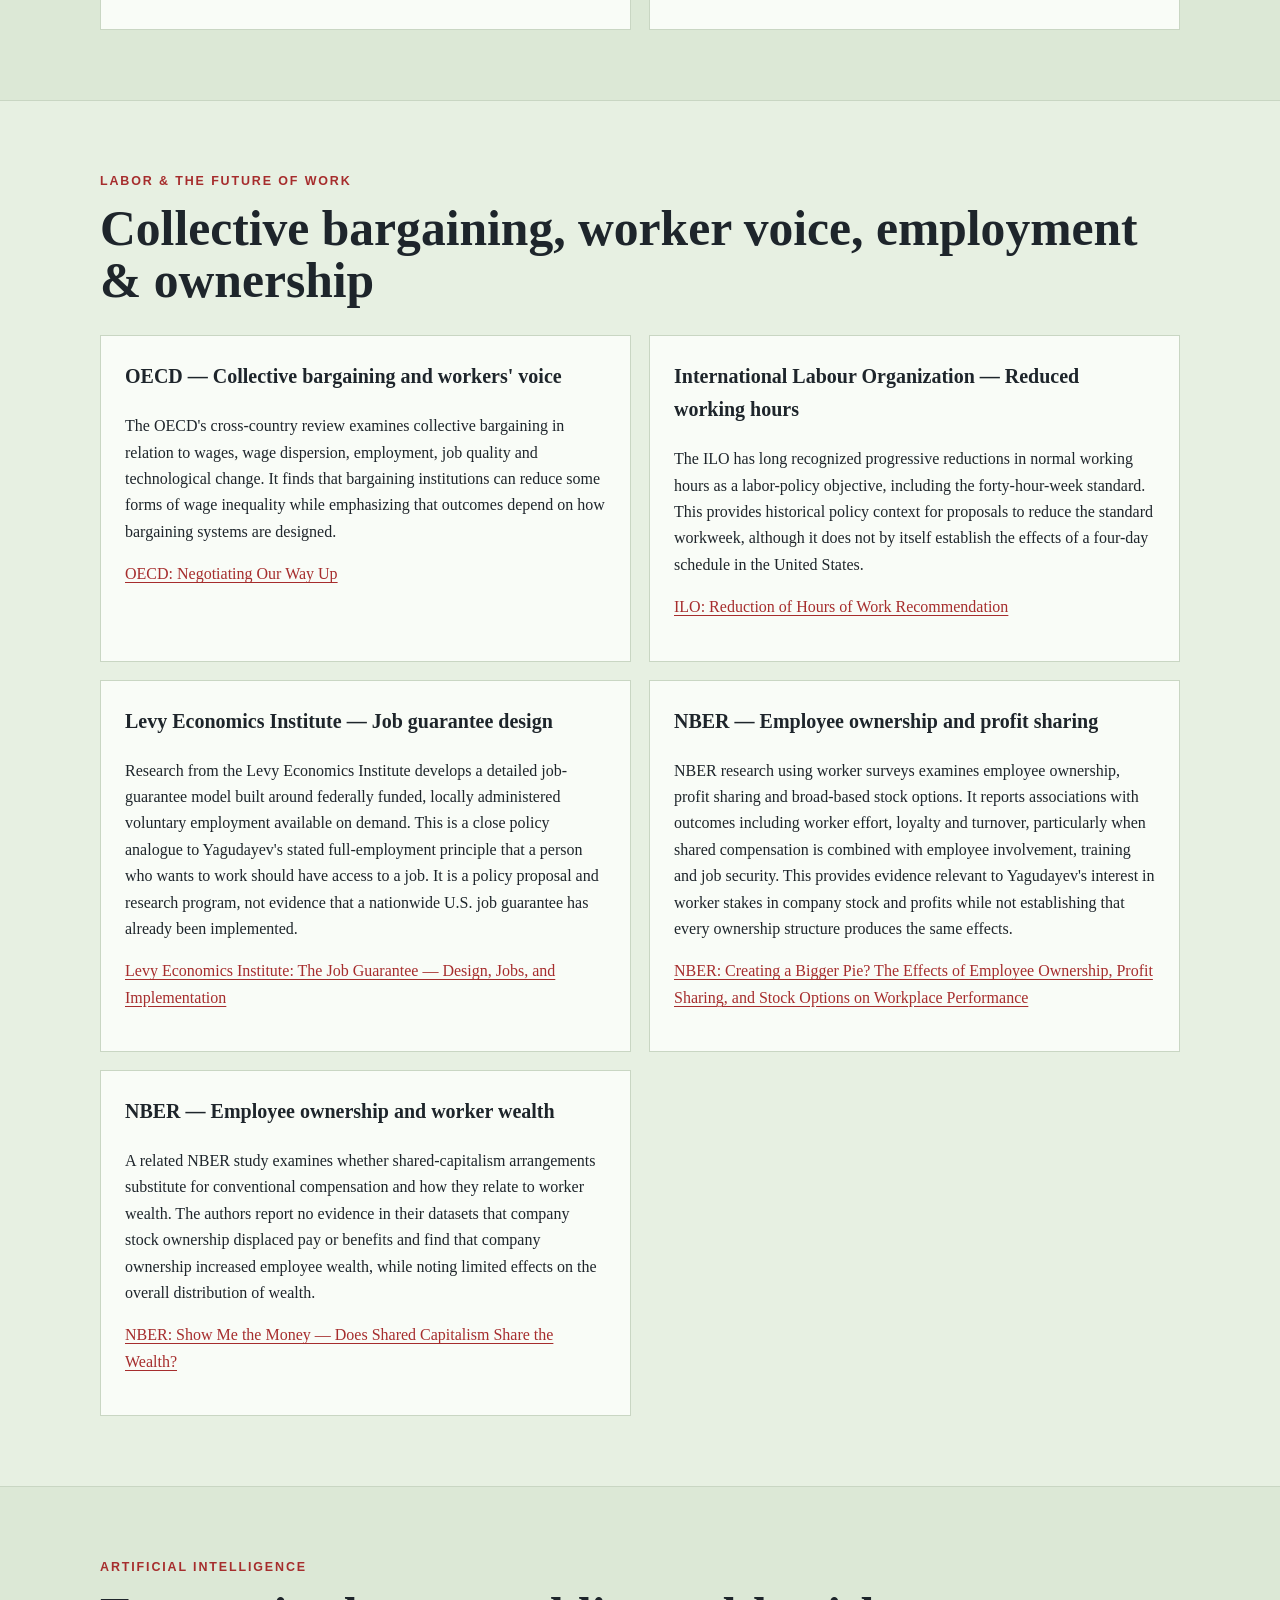
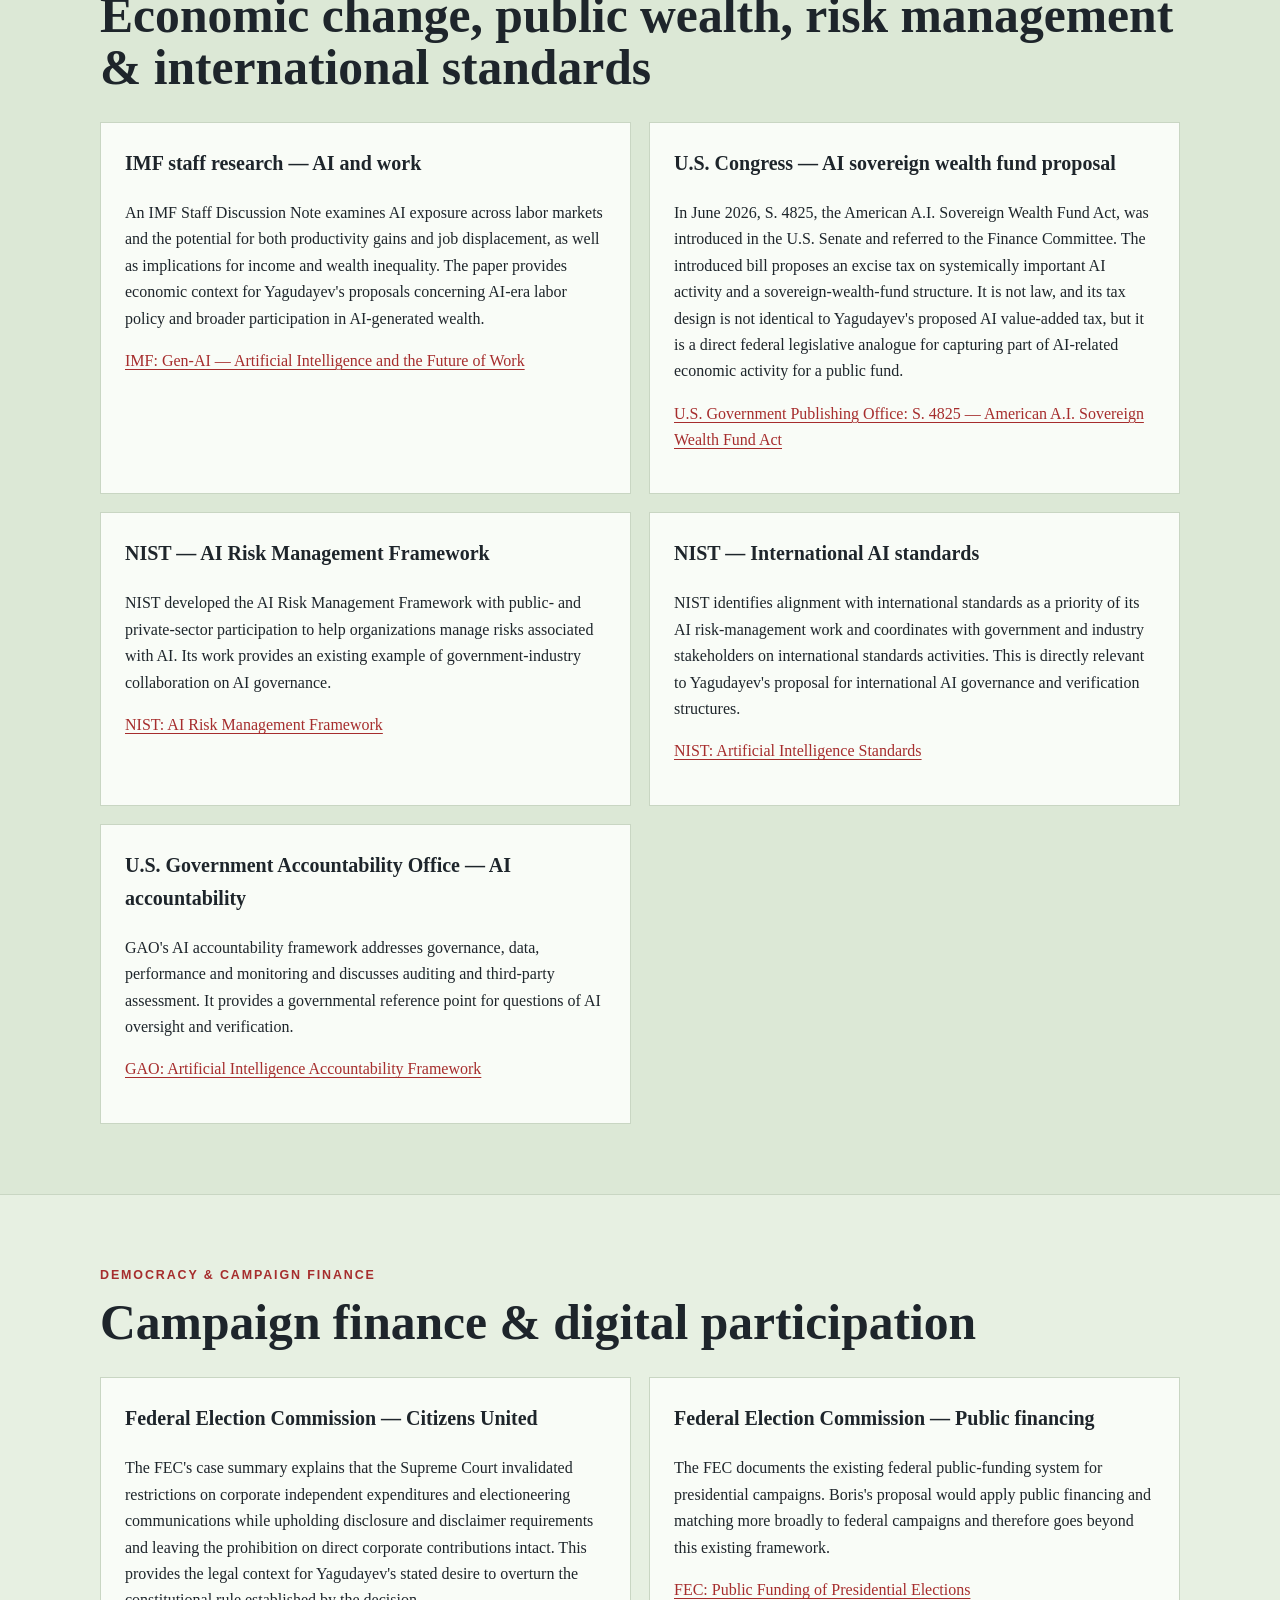
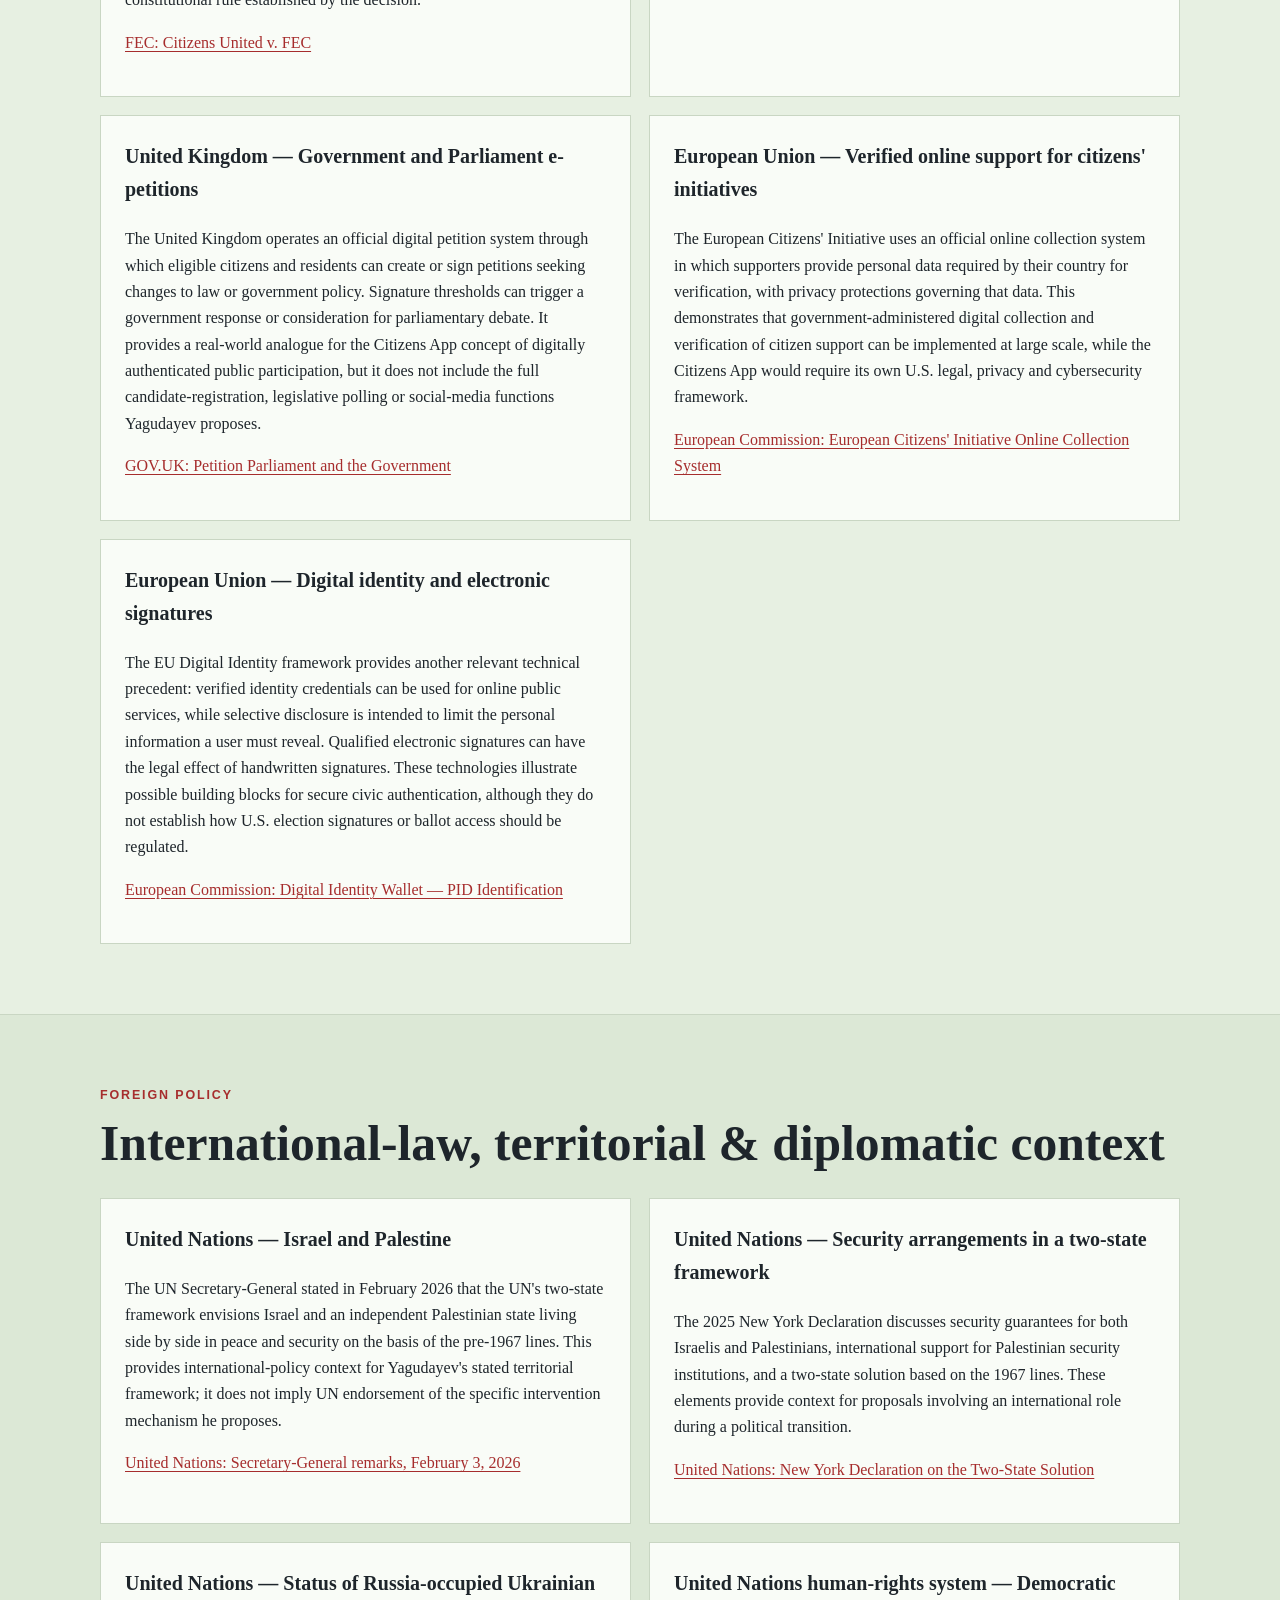
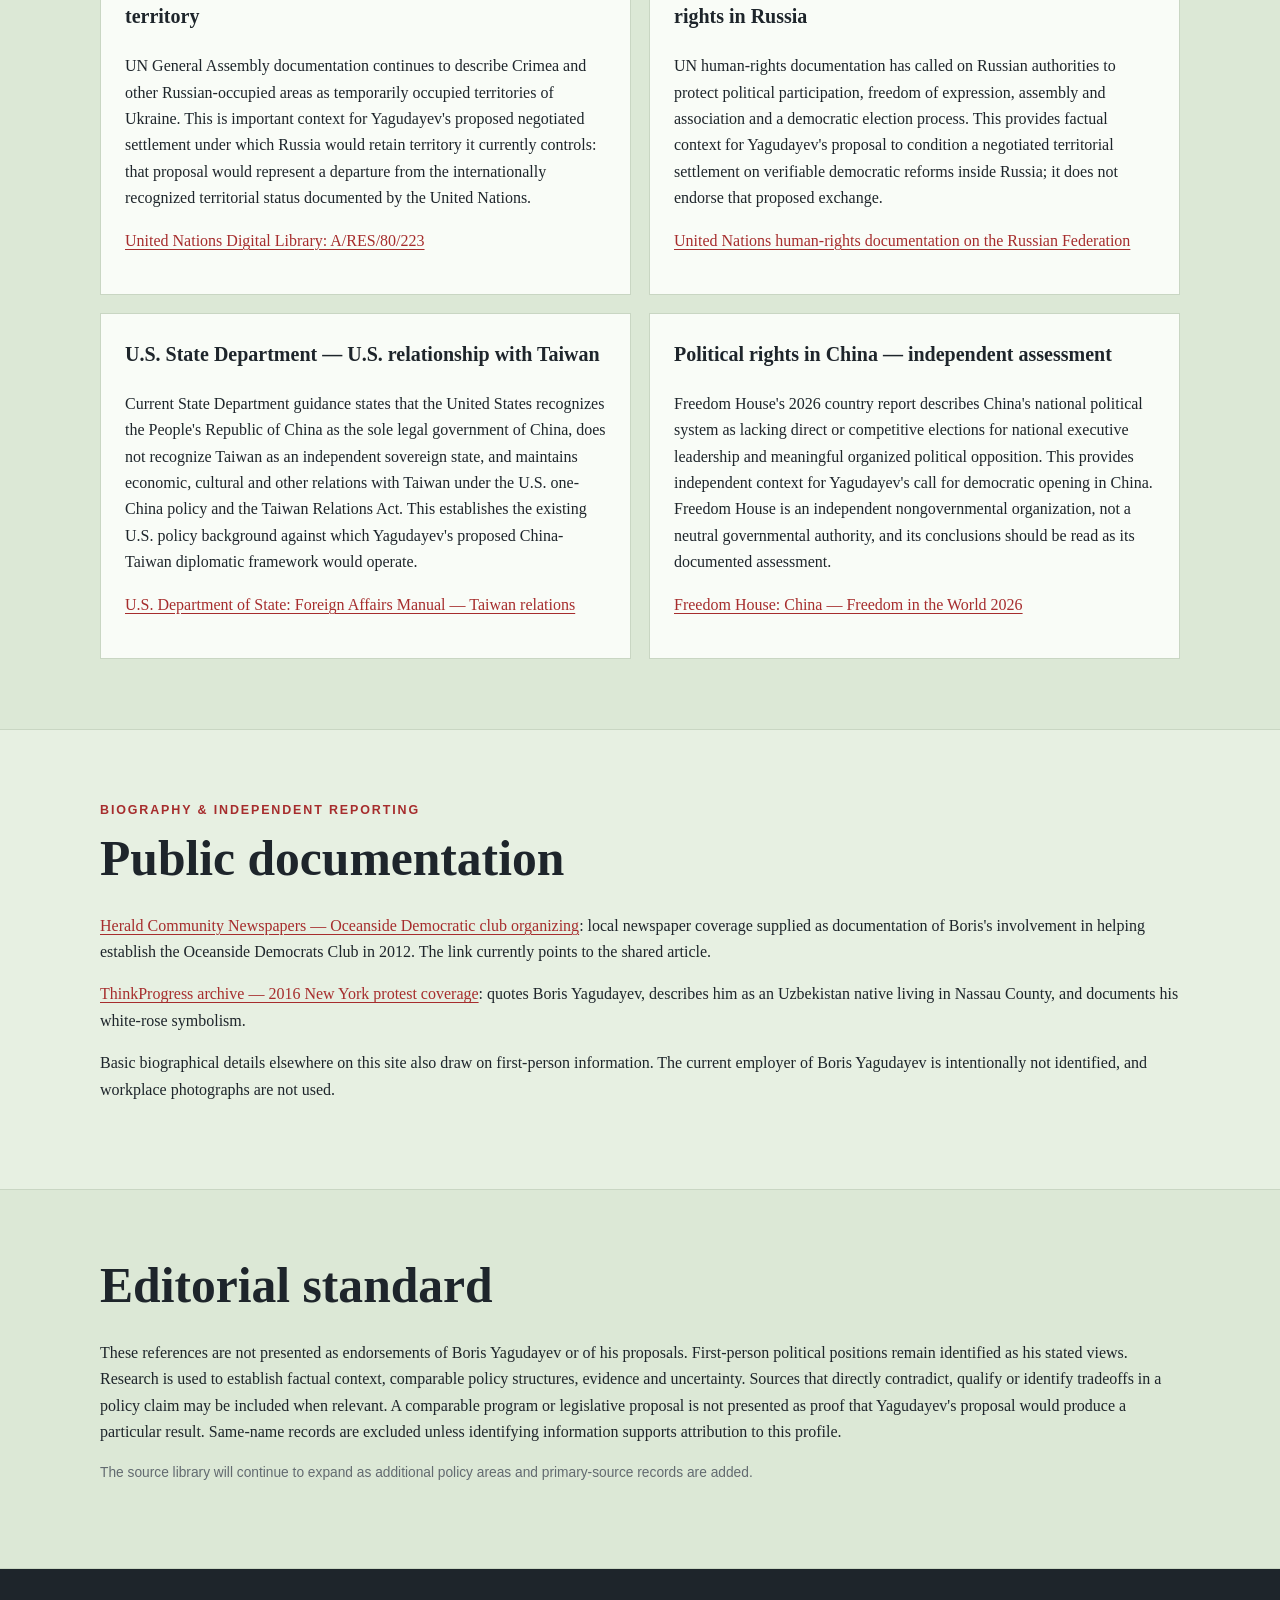
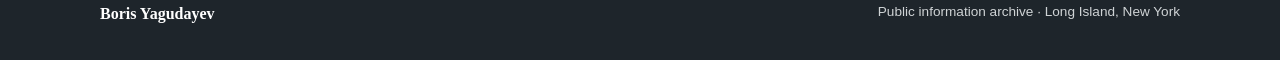
<file: sources.html>
<!doctype html>
<html lang="en">
<head>
<meta charset="utf-8">
<meta name="viewport" content="width=device-width,initial-scale=1">
<title>Sources & Verification | Boris Yagudayev</title>
<meta name="description" content="Public sources, official references and research relevant to policy positions described by Boris Yagudayev.">
<meta name="robots" content="index,follow">
<link rel="canonical" href="https://borisyagudayev89nycd4.github.io/boris-yagudayev/sources.html">
<link rel="stylesheet" href="style.css">
</head>
<body>
<header><div class="wrap nav"><a class="brand" href="index.html">BORIS YAGUDAYEV</a><nav><a href="about.html">About</a><a href="positions.html">Positions</a><a href="archive.html">Archive</a><a href="sources.html" aria-current="page">Sources</a></nav></div></header>
<main>
<section class="hero"><div class="wrap narrow"><p class="eyebrow">SOURCES & CONTEXT</p><h1>Sources</h1><p class="lede">Official records, research and independent reporting relevant to statements and policy proposals described on this site. A source is included because it provides factual context, evidence, or a real-world analogue directly relevant to a stated position—not because the source necessarily endorses that position.</p></div></section>

<section><div class="wrap narrow"><h2>How to read this page</h2><p>Policy questions often involve tradeoffs and uncertainty. Sources below are selected to document the factual background of a proposal, describe comparable policy structures, or identify evidence relevant to likely effects. Where a source identifies competing effects, those findings are noted rather than presented as one-sided support. For proposals that are novel or not yet implemented in the form Yagudayev describes, sources are labeled as precedents or analogues rather than evidence that the proposal itself has been proven.</p></div></section>

<section class="alt"><div class="wrap"><p class="eyebrow">ECONOMIC POLICY & WAGES</p><h2>Wages, income and employment</h2><div class="cards"><article><h3>Congressional Budget Office — Federal minimum wage</h3><p>CBO analyzes how alternative federal minimum-wage increases can affect earnings, employment, family income and poverty. Its research finds higher earnings for many low-wage workers while also estimating potential employment reductions, with substantial uncertainty about the magnitude of those effects.</p><p><a href="https://www.cbo.gov/publication/55681" rel="noopener">CBO: How Increasing the Federal Minimum Wage Could Affect Employment and Family Income</a></p></article><article><h3>Congressional Budget Office — Raise the Wage Act</h3><p>CBO's analysis of the 2021 proposal provides a concrete example of the distributional and budgetary tradeoffs involved in setting a substantially higher federal wage floor.</p><p><a href="https://www.cbo.gov/publication/56975" rel="noopener">CBO: The Budgetary Effects of the Raise the Wage Act of 2021</a></p></article></div></div></section>

<section><div class="wrap"><p class="eyebrow">HEALTHCARE</p><h2>Single-payer system design</h2><div class="cards"><article><h3>Congressional Budget Office — Single-payer design</h3><p>CBO identifies core features and design choices of single-payer systems, including universal or broad eligibility, required financing, government payment of covered services and the possible supplemental role of private insurance. These issues directly relate to Yagudayev's proposed universal public system with optional supplemental private services.</p><p><a href="https://www.cbo.gov/publication/55150" rel="noopener">CBO: Key Design Components and Considerations for Establishing a Single-Payer Health Care System</a></p></article><article><h3>Congressional Budget Office — Modeling single payer</h3><p>CBO has also modeled illustrative Medicare-based single-payer systems and explains how provider payment rates, cost sharing, covered benefits and long-term services can materially change federal costs and other outcomes.</p><p><a href="https://www.cbo.gov/publication/56898" rel="noopener">CBO: How CBO Analyzes Proposals for a Single-Payer Health Care System</a></p></article></div></div></section>

<section class="alt"><div class="wrap"><p class="eyebrow">HOUSING</p><h2>Housing supply, development & affordability</h2><div class="cards"><article><h3>Federal Reserve — 2026 housing supply review</h3><p>Governor Michael Barr's September 2026 review describes inadequate supply as a major force behind high home prices and summarizes estimates placing the national housing shortfall at roughly 2 million to 5.5 million units. It also discusses zoning, permitting, land, labor, materials and mortgage lock-in as constraints on affordability and supply.</p><p><a href="https://www.federalreserve.gov/newsevents/speech/barr20260923a.htm" rel="noopener">Federal Reserve: A Long-Term View on the Costs of Shelter</a></p></article><article><h3>Federal Reserve — development lags</h3><p>Federal Reserve research using residential land-development data finds that preparing infrastructure and constructing residential properties takes about three years on average, with substantial geographic variation. This supports phasing a large supply initiative rather than assuming immediate construction and price effects.</p><p><a href="https://www.federalreserve.gov/econres/feds/land-development-and-frictions-to-housing-supply-over-the-business-cycle.htm" rel="noopener">Federal Reserve FEDS: Land Development and Frictions to Housing Supply</a></p></article><article><h3>Boston Fed — buildable land & prices</h3><p>2026 Boston Fed research finds that large buildable parcels have become scarcer in many New England markets and that markets with fewer large parcels experience faster house-price growth and weaker development relative to price growth. The paper's simulations suggest that land assembly can improve construction scale and supply response.</p><p><a href="https://www.bostonfed.org/publications/research-department-working-paper/2026/the-effect-of-land-supply-for-new-homes" rel="noopener">Federal Reserve Bank of Boston: The Effect of Land Supply for New Homes</a></p></article><article><h3>CBO — residential investment baseline</h3><p>CBO's 2026 economic outlook projects real residential investment rising in the near term before changing little later in the projection period. The housing module therefore defines its 10-million-unit objective as construction above a no-policy baseline rather than counting ordinary baseline homebuilding.</p><p><a href="https://www.cbo.gov/publication/62105" rel="noopener">CBO: The Budget and Economic Outlook — 2026 to 2036</a></p></article><article><h3>CBO — federal housing credit</h3><p>CBO estimates $1.6 trillion of federal housing and real-estate credit assistance in 2026 and reports a 0.9% average fair-value subsidy rate across those programs, while emphasizing that subsidy rates vary substantially by program. This provides context—not a direct score—for using federal credit to leverage private housing investment.</p><p><a href="https://www.cbo.gov/publication/62030" rel="noopener">CBO: Estimates of the Cost of Federal Credit Programs in 2026</a></p></article><article><h3>HUD — housing supply and land-use policy</h3><p>HUD research examines how state and local land-use policy can influence housing production and emphasizes that housing-market conditions and supply constraints differ across places.</p><p><a href="https://www.huduser.gov/portal/periodicals/cityscape/vol25num3/article4.html" rel="noopener">HUD User: State Governments and Local Zoning</a></p></article></div></div></section>

<section><div class="wrap"><p class="eyebrow">LABOR & THE FUTURE OF WORK</p><h2>Collective bargaining, worker voice, employment & ownership</h2><div class="cards"><article><h3>OECD — Collective bargaining and workers' voice</h3><p>The OECD's cross-country review examines collective bargaining in relation to wages, wage dispersion, employment, job quality and technological change. It finds that bargaining institutions can reduce some forms of wage inequality while emphasizing that outcomes depend on how bargaining systems are designed.</p><p><a href="https://www.oecd.org/en/publications/negotiating-our-way-up_1fd2da34-en.html" rel="noopener">OECD: Negotiating Our Way Up</a></p></article><article><h3>International Labour Organization — Reduced working hours</h3><p>The ILO has long recognized progressive reductions in normal working hours as a labor-policy objective, including the forty-hour-week standard. This provides historical policy context for proposals to reduce the standard workweek, although it does not by itself establish the effects of a four-day schedule in the United States.</p><p><a href="https://www.ilo.org/resource/r116-reduction-hours-work-recommendation-1962" rel="noopener">ILO: Reduction of Hours of Work Recommendation</a></p></article><article><h3>Levy Economics Institute — Job guarantee design</h3><p>Research from the Levy Economics Institute develops a detailed job-guarantee model built around federally funded, locally administered voluntary employment available on demand. This is a close policy analogue to Yagudayev's stated full-employment principle that a person who wants to work should have access to a job. It is a policy proposal and research program, not evidence that a nationwide U.S. job guarantee has already been implemented.</p><p><a href="https://www.levyinstitute.org/publications/the-job-guarantee-design-jobs-and-implementation/" rel="noopener">Levy Economics Institute: The Job Guarantee — Design, Jobs, and Implementation</a></p></article><article><h3>NBER — Employee ownership and profit sharing</h3><p>NBER research using worker surveys examines employee ownership, profit sharing and broad-based stock options. It reports associations with outcomes including worker effort, loyalty and turnover, particularly when shared compensation is combined with employee involvement, training and job security. This provides evidence relevant to Yagudayev's interest in worker stakes in company stock and profits while not establishing that every ownership structure produces the same effects.</p><p><a href="https://www.nber.org/papers/w14230" rel="noopener">NBER: Creating a Bigger Pie? The Effects of Employee Ownership, Profit Sharing, and Stock Options on Workplace Performance</a></p></article><article><h3>NBER — Employee ownership and worker wealth</h3><p>A related NBER study examines whether shared-capitalism arrangements substitute for conventional compensation and how they relate to worker wealth. The authors report no evidence in their datasets that company stock ownership displaced pay or benefits and find that company ownership increased employee wealth, while noting limited effects on the overall distribution of wealth.</p><p><a href="https://www.nber.org/papers/w14830" rel="noopener">NBER: Show Me the Money — Does Shared Capitalism Share the Wealth?</a></p></article></div></div></section>

<section class="alt"><div class="wrap"><p class="eyebrow">ARTIFICIAL INTELLIGENCE</p><h2>Economic change, public wealth, risk management & international standards</h2><div class="cards"><article><h3>IMF staff research — AI and work</h3><p>An IMF Staff Discussion Note examines AI exposure across labor markets and the potential for both productivity gains and job displacement, as well as implications for income and wealth inequality. The paper provides economic context for Yagudayev's proposals concerning AI-era labor policy and broader participation in AI-generated wealth.</p><p><a href="https://www.imf.org/en/publications/staff-discussion-notes/issues/2024/01/14/gen-ai-artificial-intelligence-and-the-future-of-work-542379" rel="noopener">IMF: Gen-AI — Artificial Intelligence and the Future of Work</a></p></article><article><h3>U.S. Congress — AI sovereign wealth fund proposal</h3><p>In June 2026, S. 4825, the American A.I. Sovereign Wealth Fund Act, was introduced in the U.S. Senate and referred to the Finance Committee. The introduced bill proposes an excise tax on systemically important AI activity and a sovereign-wealth-fund structure. It is not law, and its tax design is not identical to Yagudayev's proposed AI value-added tax, but it is a direct federal legislative analogue for capturing part of AI-related economic activity for a public fund.</p><p><a href="https://www.govinfo.gov/app/details/BILLS-119s4825is" rel="noopener">U.S. Government Publishing Office: S. 4825 — American A.I. Sovereign Wealth Fund Act</a></p></article><article><h3>NIST — AI Risk Management Framework</h3><p>NIST developed the AI Risk Management Framework with public- and private-sector participation to help organizations manage risks associated with AI. Its work provides an existing example of government-industry collaboration on AI governance.</p><p><a href="https://www.nist.gov/itl/ai-risk-management-framework" rel="noopener">NIST: AI Risk Management Framework</a></p></article><article><h3>NIST — International AI standards</h3><p>NIST identifies alignment with international standards as a priority of its AI risk-management work and coordinates with government and industry stakeholders on international standards activities. This is directly relevant to Yagudayev's proposal for international AI governance and verification structures.</p><p><a href="https://www.nist.gov/artificial-intelligence/ai-standards" rel="noopener">NIST: Artificial Intelligence Standards</a></p></article><article><h3>U.S. Government Accountability Office — AI accountability</h3><p>GAO's AI accountability framework addresses governance, data, performance and monitoring and discusses auditing and third-party assessment. It provides a governmental reference point for questions of AI oversight and verification.</p><p><a href="https://www.gao.gov/products/gao-21-519sp" rel="noopener">GAO: Artificial Intelligence Accountability Framework</a></p></article></div></div></section>

<section><div class="wrap"><p class="eyebrow">DEMOCRACY & CAMPAIGN FINANCE</p><h2>Campaign finance & digital participation</h2><div class="cards"><article><h3>Federal Election Commission — Citizens United</h3><p>The FEC's case summary explains that the Supreme Court invalidated restrictions on corporate independent expenditures and electioneering communications while upholding disclosure and disclaimer requirements and leaving the prohibition on direct corporate contributions intact. This provides the legal context for Yagudayev's stated desire to overturn the constitutional rule established by the decision.</p><p><a href="https://www.fec.gov/legal-resources/court-cases/citizens-united-v-fec/" rel="noopener">FEC: Citizens United v. FEC</a></p></article><article><h3>Federal Election Commission — Public financing</h3><p>The FEC documents the existing federal public-funding system for presidential campaigns. Boris's proposal would apply public financing and matching more broadly to federal campaigns and therefore goes beyond this existing framework.</p><p><a href="https://www.fec.gov/introduction-campaign-finance/understanding-ways-support-federal-candidates/presidential-elections/public-funding-presidential-elections/" rel="noopener">FEC: Public Funding of Presidential Elections</a></p></article><article><h3>United Kingdom — Government and Parliament e-petitions</h3><p>The United Kingdom operates an official digital petition system through which eligible citizens and residents can create or sign petitions seeking changes to law or government policy. Signature thresholds can trigger a government response or consideration for parliamentary debate. It provides a real-world analogue for the Citizens App concept of digitally authenticated public participation, but it does not include the full candidate-registration, legislative polling or social-media functions Yagudayev proposes.</p><p><a href="https://www.gov.uk/petition-government" rel="noopener">GOV.UK: Petition Parliament and the Government</a></p></article><article><h3>European Union — Verified online support for citizens' initiatives</h3><p>The European Citizens' Initiative uses an official online collection system in which supporters provide personal data required by their country for verification, with privacy protections governing that data. This demonstrates that government-administered digital collection and verification of citizen support can be implemented at large scale, while the Citizens App would require its own U.S. legal, privacy and cybersecurity framework.</p><p><a href="https://eci.ec.europa.eu/056/public/" rel="noopener">European Commission: European Citizens' Initiative Online Collection System</a></p></article><article><h3>European Union — Digital identity and electronic signatures</h3><p>The EU Digital Identity framework provides another relevant technical precedent: verified identity credentials can be used for online public services, while selective disclosure is intended to limit the personal information a user must reveal. Qualified electronic signatures can have the legal effect of handwritten signatures. These technologies illustrate possible building blocks for secure civic authentication, although they do not establish how U.S. election signatures or ballot access should be regulated.</p><p><a href="https://ec.europa.eu/digital-building-blocks/sites/spaces/EUDIGITALIDENTITYWALLET/pages/930451131/PID+Identification+Manual" rel="noopener">European Commission: Digital Identity Wallet — PID Identification</a></p></article></div></div></section>

<section class="alt"><div class="wrap"><p class="eyebrow">FOREIGN POLICY</p><h2>International-law, territorial & diplomatic context</h2><div class="cards"><article><h3>United Nations — Israel and Palestine</h3><p>The UN Secretary-General stated in February 2026 that the UN's two-state framework envisions Israel and an independent Palestinian state living side by side in peace and security on the basis of the pre-1967 lines. This provides international-policy context for Yagudayev's stated territorial framework; it does not imply UN endorsement of the specific intervention mechanism he proposes.</p><p><a href="https://www.un.org/sg/en/content/sg/statements/2026-02-03/secretary-generals-remarks-the-2026-opening-session-of-the-committee-the-exercise-of-the-inalienable-rights-of-the-palestinian-people" rel="noopener">United Nations: Secretary-General remarks, February 3, 2026</a></p></article><article><h3>United Nations — Security arrangements in a two-state framework</h3><p>The 2025 New York Declaration discusses security guarantees for both Israelis and Palestinians, international support for Palestinian security institutions, and a two-state solution based on the 1967 lines. These elements provide context for proposals involving an international role during a political transition.</p><p><a href="https://www.un.org/unispal/document/annex-new-york-declaration-06aug25/" rel="noopener">United Nations: New York Declaration on the Two-State Solution</a></p></article><article><h3>United Nations — Status of Russia-occupied Ukrainian territory</h3><p>UN General Assembly documentation continues to describe Crimea and other Russian-occupied areas as temporarily occupied territories of Ukraine. This is important context for Yagudayev's proposed negotiated settlement under which Russia would retain territory it currently controls: that proposal would represent a departure from the internationally recognized territorial status documented by the United Nations.</p><p><a href="https://digitallibrary.un.org/record/4098518" rel="noopener">United Nations Digital Library: A/RES/80/223</a></p></article><article><h3>United Nations human-rights system — Democratic rights in Russia</h3><p>UN human-rights documentation has called on Russian authorities to protect political participation, freedom of expression, assembly and association and a democratic election process. This provides factual context for Yagudayev's proposal to condition a negotiated territorial settlement on verifiable democratic reforms inside Russia; it does not endorse that proposed exchange.</p><p><a href="https://docstore.ohchr.org/SelfServices/FilesHandler.ashx?enc=K9m9jcEo2PpIK%2F7z0EsYeELkboZYls1QIXY1T2v3nxvWGIytYFWcsnpdlaTUrlGRr%2FJxJYXqxO1REyQ68zfGZA%3D%3D" rel="noopener">United Nations human-rights documentation on the Russian Federation</a></p></article><article><h3>U.S. State Department — U.S. relationship with Taiwan</h3><p>Current State Department guidance states that the United States recognizes the People's Republic of China as the sole legal government of China, does not recognize Taiwan as an independent sovereign state, and maintains economic, cultural and other relations with Taiwan under the U.S. one-China policy and the Taiwan Relations Act. This establishes the existing U.S. policy background against which Yagudayev's proposed China-Taiwan diplomatic framework would operate.</p><p><a href="https://fam.state.gov/fam/09FAM/09FAM040203.html" rel="noopener">U.S. Department of State: Foreign Affairs Manual — Taiwan relations</a></p></article><article><h3>Political rights in China — independent assessment</h3><p>Freedom House's 2026 country report describes China's national political system as lacking direct or competitive elections for national executive leadership and meaningful organized political opposition. This provides independent context for Yagudayev's call for democratic opening in China. Freedom House is an independent nongovernmental organization, not a neutral governmental authority, and its conclusions should be read as its documented assessment.</p><p><a href="https://freedomhouse.org/country/china/freedom-world/2026" rel="noopener">Freedom House: China — Freedom in the World 2026</a></p></article></div></div></section>

<section><div class="wrap"><p class="eyebrow">BIOGRAPHY & INDEPENDENT REPORTING</p><h2>Public documentation</h2><p><a href="https://share.google/BmzMQjcapaqocVjrT" target="_blank" rel="noopener noreferrer">Herald Community Newspapers — Oceanside Democratic club organizing</a>: local newspaper coverage supplied as documentation of Boris's involvement in helping establish the Oceanside Democrats Club in 2012. The link currently points to the shared article.</p><p><a href="https://archive.thinkprogress.org/photos-mass-protests-multiple-arrests-outside-trump-nyc-event-23849e542c3c/" rel="noopener">ThinkProgress archive — 2016 New York protest coverage</a>: quotes Boris Yagudayev, describes him as an Uzbekistan native living in Nassau County, and documents his white-rose symbolism.</p><p>Basic biographical details elsewhere on this site also draw on first-person information. The current employer of Boris Yagudayev is intentionally not identified, and workplace photographs are not used.</p></div></section>

<section class="alt"><div class="wrap"><h2>Editorial standard</h2><p>These references are not presented as endorsements of Boris Yagudayev or of his proposals. First-person political positions remain identified as his stated views. Research is used to establish factual context, comparable policy structures, evidence and uncertainty. Sources that directly contradict, qualify or identify tradeoffs in a policy claim may be included when relevant. A comparable program or legislative proposal is not presented as proof that Yagudayev's proposal would produce a particular result. Same-name records are excluded unless identifying information supports attribution to this profile.</p><p class="small">The source library will continue to expand as additional policy areas and primary-source records are added.</p></div></section>
</main>
<footer><div class="wrap"><strong>Boris Yagudayev</strong><span>Public information archive · Long Island, New York</span></div></footer>
</body>
</html>
</file>
<file: style.css>
:root{--bg:#e7f0e2;--paper:#f9fcf7;--ink:#1e252b;--muted:#626a70;--accent:#a62d2d;--line:#c9d6c3;--max:1080px}*{box-sizing:border-box}html{scroll-behavior:smooth}body{margin:0;background:var(--bg);color:var(--ink);font-family:Georgia,'Times New Roman',serif;line-height:1.65}a{color:var(--accent);text-decoration-thickness:1px;text-underline-offset:3px}.wrap{width:min(calc(100% - 40px),var(--max));margin:auto}.narrow{max-width:820px}header{background:rgba(231,240,226,.96);border-bottom:1px solid var(--line);position:sticky;top:0;z-index:10}.nav{min-height:70px;display:flex;align-items:center;justify-content:space-between;gap:24px}.brand{font-family:Arial,sans-serif;font-weight:800;letter-spacing:.08em;text-decoration:none;color:var(--ink)}nav{display:flex;gap:20px;flex-wrap:wrap}nav a{font-family:Arial,sans-serif;font-size:.88rem;color:var(--ink);text-decoration:none}nav a[aria-current="page"]{color:var(--accent);font-weight:700}.hero{padding:84px 0 70px;background:var(--paper);border-bottom:1px solid var(--line)}.hero-grid{display:grid;grid-template-columns:minmax(0,1fr) minmax(280px,460px);gap:48px;align-items:center}.portrait-wrap{width:100%}.portrait{display:block;width:100%;height:auto;border-radius:14px;border:1px solid var(--line);box-shadow:0 14px 36px rgba(30,37,43,.12)}.eyebrow{font-family:Arial,sans-serif;color:var(--accent);font-weight:800;letter-spacing:.15em;font-size:.78rem;margin:0 0 12px}h1{font-size:clamp(3rem,8vw,6.5rem);line-height:.95;letter-spacing:-.045em;margin:.1em 0 .22em}h2{font-size:clamp(2rem,4vw,3.1rem);line-height:1.05;margin:0 0 28px}h3{font-size:1.25rem;margin-top:0}.lede{font-size:clamp(1.15rem,2.2vw,1.5rem);max-width:760px;color:#40474c}.notice{margin-top:28px;padding:16px 18px;border-left:3px solid var(--accent);background:#e1ecdc;color:var(--muted);font-family:Arial,sans-serif;font-size:.9rem}section{padding:70px 0}.alt{background:#dce8d6;border-top:1px solid var(--line);border-bottom:1px solid var(--line)}.intro{max-width:780px}.cards{display:grid;grid-template-columns:repeat(2,1fr);gap:18px;margin-top:28px}.cards article,.timeline article{background:var(--paper);border:1px solid var(--line);padding:24px}.timeline{display:grid;gap:12px}.timeline strong{font-family:Arial,sans-serif;color:var(--accent);letter-spacing:.04em}.small{font-family:Arial,sans-serif;font-size:.86rem;color:var(--muted)}.bio-note{max-width:650px;margin-top:28px;padding-top:18px;border-top:1px solid var(--line)}.bio-intro{padding:52px 0}.drop-intro{font-size:clamp(1.35rem,2.5vw,1.8rem);line-height:1.5;margin:0}.drop-intro:first-letter{font-size:3.2em;float:left;line-height:.8;margin:.12em .1em 0 0;color:var(--accent)}.bio-columns{display:grid;grid-template-columns:repeat(2,minmax(0,1fr));gap:54px}.bio-columns p:first-child{margin-top:0}.bio-columns p:last-child{margin-bottom:0}.source-context{margin-top:32px;padding:14px 18px;border-left:3px solid var(--line);background:rgba(249,252,247,.55)}.story-with-photo{display:grid;grid-template-columns:minmax(0,1fr) 230px;gap:42px;align-items:start}.story-with-photo .bio-columns{gap:38px}.story-photo{margin:0}.story-photo img{display:block;width:100%;height:auto;border:8px solid var(--paper);box-shadow:0 10px 28px rgba(30,37,43,.14);transform:rotate(1deg)}.story-photo figcaption{margin-top:12px;font-family:Arial,sans-serif;font-size:.78rem;line-height:1.45;color:var(--muted)}.childhood-photo{max-width:230px}.photo-story{background:var(--ink);color:#fff}.photo-story .eyebrow{color:#e0a4a4}.photo-story-heading{display:flex;align-items:end;justify-content:space-between;gap:28px;margin-bottom:30px}.photo-story-heading h2{margin-bottom:0}.photo-story-heading .small{color:#cfd3d5;max-width:280px;text-align:right}.photo-grid{display:grid;grid-template-columns:repeat(3,1fr);grid-auto-rows:250px;gap:12px}.photo-grid figure{margin:0;overflow:hidden;border-radius:5px;background:#343b40}.photo-grid img{display:block;width:100%;height:100%;object-fit:cover;transition:transform .35s ease}.photo-grid figure:hover img{transform:scale(1.025)}.photo-grid .photo-wide{grid-column:span 2}.bio-closing{background:var(--paper);text-align:center}.closing-text{font-size:clamp(1.2rem,2.3vw,1.55rem);line-height:1.6;margin:0 auto 34px}.bio-links{display:flex;justify-content:center;gap:12px;flex-wrap:wrap}.text-button{display:inline-block;padding:11px 16px;border:1px solid var(--line);background:var(--bg);font-family:Arial,sans-serif;font-size:.86rem;font-weight:700;text-decoration:none;border-radius:4px}.text-button:hover,.text-button:focus{border-color:var(--accent)}.home-hero .lede{max-width:670px}.home-actions{display:flex;gap:12px;flex-wrap:wrap;margin-top:30px}.primary-button{display:inline-block;padding:12px 18px;background:var(--accent);color:#fff;font-family:Arial,sans-serif;font-size:.88rem;font-weight:700;text-decoration:none;border:1px solid var(--accent);border-radius:4px}.primary-button:hover,.primary-button:focus{opacity:.9}.home-split{display:grid;grid-template-columns:minmax(260px,.8fr) minmax(0,1.2fr);gap:70px;align-items:start}.home-split h2{margin-bottom:0}.home-copy{font-size:1.08rem}.home-copy p:first-child{margin-top:0}.home-copy p:last-child{margin-bottom:0}.campaign-model{background:var(--bg)}.home-cards{grid-template-columns:repeat(4,1fr)}.home-cards article{display:flex;flex-direction:column}.home-cards article p:last-child{margin-top:auto}.social-links{display:grid;grid-template-columns:repeat(2,minmax(0,1fr));gap:14px;margin-top:28px}.social-card{display:flex;flex-direction:column;padding:20px 22px;background:var(--paper);border:1px solid var(--line);text-decoration:none;border-radius:5px}.social-card strong{font-family:Arial,sans-serif;color:var(--ink);font-size:1rem}.social-card span{font-family:Arial,sans-serif;color:var(--muted);font-size:.84rem;margin-top:3px}.social-card:hover,.social-card:focus{border-color:var(--accent)}.legal-note-section{background:var(--paper);border-top:1px solid var(--line)}.legal-note-section h2{font-size:clamp(1.8rem,3.5vw,2.7rem)}footer{padding:32px 0;background:var(--ink);color:#fff}footer .wrap{display:flex;justify-content:space-between;gap:20px;flex-wrap:wrap}footer span{color:#cfd3d5;font-family:Arial,sans-serif;font-size:.85rem}@media(max-width:1000px){.home-cards{grid-template-columns:repeat(2,1fr)}}@media(max-width:900px){.story-with-photo{grid-template-columns:1fr}.childhood-photo{max-width:300px}.photo-grid{grid-template-columns:repeat(2,1fr);grid-auto-rows:240px}.photo-grid .photo-wide{grid-column:span 1}.home-split{grid-template-columns:1fr;gap:24px}.home-split h2{margin-bottom:10px}}@media(max-width:760px){.nav{align-items:flex-start;flex-direction:column;padding:16px 0}.hero{padding:54px 0}.hero-grid{grid-template-columns:1fr;gap:30px}.portrait-wrap{max-width:520px}.cards,.bio-columns,.home-cards,.social-links{grid-template-columns:1fr}.bio-columns{gap:20px}section{padding:50px 0}h1{font-size:clamp(3rem,16vw,5rem)}.photo-story-heading{display:block}.photo-story-heading .small{text-align:left;margin-top:10px}.photo-grid{grid-template-columns:1fr;grid-auto-rows:280px}.photo-grid .photo-wide{grid-column:auto}.childhood-photo{max-width:260px}}.policy-quote{margin:-10px 0 32px;padding:0;border:0;max-width:760px}.policy-quote p{margin:0;font-family:"Arial Narrow","Avenir Next Condensed","Helvetica Neue",Arial,sans-serif;font-size:1rem;font-weight:800;line-height:1.5;letter-spacing:.025em;color:var(--accent)}@media(max-width:760px){.policy-quote{margin-top:-8px;margin-bottom:26px}.policy-quote p{font-size:.95rem}}

/* Policy positions card layout */
.positions-page{background:#dff0dc}
.positions-page header{background:rgba(223,240,220,.97);border-bottom:1px solid #9fc79b}
.positions-hero{background:linear-gradient(180deg,#e9f7e7 0%,#dff0dc 100%);text-align:center;padding:64px 0 46px}
.positions-hero .eyebrow{color:#27613d}
.positions-hero h1{font-size:clamp(3rem,7vw,5.2rem);color:#102b21;margin-bottom:.18em}
.positions-hero .lede{margin-left:auto;margin-right:auto;color:#315345}
.positions-page main>section:not(.positions-hero):not(.policy-section){background:#dff0dc}
.policy-section{padding:10px 0;background:#dff0dc!important;border:0!important}
.policy-section:first-of-type{padding-top:20px}
.policy-card{position:relative;display:grid;grid-template-columns:72px minmax(0,1fr);gap:22px;background:rgba(249,252,247,.82);border:1px solid #8fbd8c;border-radius:6px;padding:22px 28px;box-shadow:0 1px 0 rgba(30,70,45,.04)}
.policy-icon{width:58px;height:58px;border-radius:50%;display:flex;align-items:center;justify-content:center;background:#d7eed4;border:1px solid #b6d8b3;color:#155d38;font-family:Arial,sans-serif;font-size:1.75rem;font-weight:900;line-height:1}
.policy-content{min-width:0}
.policy-card .eyebrow{color:#155d38;margin:0 0 3px;font-size:.72rem}
.policy-card h2{font-size:clamp(1.45rem,2.5vw,2rem);margin:0 0 8px;color:#152a22;line-height:1.12}
.policy-card .policy-quote{margin:0 0 16px;max-width:none}
.policy-card .policy-quote p{color:#c1121f!important;font-family:Arial,"Helvetica Neue",sans-serif;font-size:.98rem;font-weight:800;font-style:italic;line-height:1.38;letter-spacing:0}
.policy-card .bio-columns{gap:34px}
.policy-card .bio-columns p,.policy-card>p:not(.eyebrow){font-size:.98rem;line-height:1.55}
.policy-card .source-context{margin-top:20px;background:#eef7ec;border-left-color:#8fbd8c}
.positions-page main>section:last-of-type{background:#dff0dc}
@media(max-width:760px){.positions-hero{text-align:left;padding:46px 0 34px}.policy-section{padding:7px 0}.policy-card{grid-template-columns:48px minmax(0,1fr);gap:14px;padding:18px 16px}.policy-icon{width:44px;height:44px;font-size:1.3rem}.policy-card .policy-quote{margin-bottom:14px}.policy-card .policy-quote p{font-size:.94rem}}

/* 10-year plan data visuals */
.plan-visual-grid{display:grid;grid-template-columns:repeat(2,minmax(0,1fr));gap:20px;margin:34px 0}
.plan-chart{margin:0;background:var(--paper);border:1px solid #9fc79b;border-radius:10px;padding:22px;box-shadow:0 8px 24px rgba(30,70,45,.06);overflow:hidden}
.plan-chart figcaption{display:flex;flex-direction:column;margin-bottom:18px}.plan-chart figcaption strong{font-family:Arial,sans-serif;font-size:1.05rem;color:#163d2a}.plan-chart figcaption span,.chart-note{font-family:Arial,sans-serif;font-size:.78rem;color:var(--muted);line-height:1.45}.flow-bars>div,.big-bars>div{display:grid;grid-template-columns:150px 1fr;align-items:center;gap:12px;margin:11px 0;font-family:Arial,sans-serif;font-size:.82rem}.flow-bars b,.big-bars b{font-weight:700}.flow-bars i,.big-bars i{display:block;width:var(--w);min-width:max-content;padding:7px 9px;background:#2f6d48;color:#fff;border-radius:3px;font-style:normal;font-weight:800;white-space:nowrap}.flow-bars i.cost,.big-bars i.cost{background:#8b4b4b}.flow-bars i.gain{background:#a62d2d}.donut-card{text-align:center}.household-donut{width:210px;aspect-ratio:1;border-radius:50%;margin:6px auto 20px;background:conic-gradient(#d8b7b7 0 63.6%,#a62d2d 63.6% 100%);display:grid;place-items:center}.household-donut:before{content:"";width:130px;aspect-ratio:1;border-radius:50%;background:var(--paper);grid-area:1/1}.household-donut div{position:relative;grid-area:1/1;display:flex;flex-direction:column;font-family:Arial,sans-serif}.household-donut strong{font-size:1.5rem;color:#173c2a}.household-donut span{font-size:.72rem;color:var(--muted)}.legend{display:grid;gap:8px;text-align:left;font-family:Arial,sans-serif;font-size:.78rem}.legend i,.chart-key i{display:inline-block;width:11px;height:11px;border-radius:50%;margin-right:7px}.lg-cost{background:#d8b7b7}.lg-gain{background:#a62d2d}.line-chart{width:100%;height:auto;display:block}.grid line{stroke:#d5e0d2;stroke-width:1}.axis-labels text,.chart-labels text{font-family:Arial,sans-serif;font-size:12px;fill:#626a70}.chart-labels text{font-weight:800;fill:#1e252b}.chart-line{fill:none;stroke-width:4;stroke-linecap:round;stroke-linejoin:round}.chart-line.plan{stroke:#2f6d48}.chart-line.baseline{stroke:#a62d2d;stroke-dasharray:9 7}.dot.plan-dot{fill:#2f6d48}.dot.baseline-dot{fill:#a62d2d}.chart-key{display:flex;gap:18px;flex-wrap:wrap;font-family:Arial,sans-serif;font-size:.78rem;margin:4px 0 12px}.key-plan{background:#2f6d48}.key-base{background:#a62d2d}.wide-chart{grid-column:1/-1}.growth-callouts{display:grid;grid-template-columns:repeat(3,1fr);gap:10px;margin:12px 0 6px}.growth-callouts div{background:#e6f1e2;border-radius:7px;padding:13px;text-align:center;font-family:Arial,sans-serif}.growth-callouts strong{display:block;color:#a62d2d;font-size:1.25rem}.growth-callouts span{font-size:.72rem;color:#4e5d53}.chart-note{margin:14px 0 0}
@media(max-width:760px){.plan-visual-grid{grid-template-columns:1fr}.flow-bars>div,.big-bars>div{grid-template-columns:1fr;gap:4px}.flow-bars i,.big-bars i{max-width:100%;min-width:0}.growth-callouts{grid-template-columns:1fr}.wide-chart{grid-column:auto}.plan-chart{padding:16px}}

/* Distribution and decade timeline */
.wealth-donut{width:210px;aspect-ratio:1;border-radius:50%;margin:6px auto 20px;background:conic-gradient(#a62d2d 0 60%,#76a27d 60% 94%,#d7ead4 94% 100%);display:grid;place-items:center}.wealth-donut:before{content:"";width:130px;aspect-ratio:1;border-radius:50%;background:var(--paper);grid-area:1/1}.wealth-donut div{position:relative;grid-area:1/1;display:flex;flex-direction:column;font-family:Arial,sans-serif}.wealth-donut strong{font-size:1.6rem;color:#a62d2d}.wealth-donut span{font-size:.72rem;color:var(--muted)}.lg-top{background:#a62d2d}.lg-mid{background:#76a27d}.lg-bottom{background:#d7ead4;border:1px solid #9fc79b}.mechanism-wheel{position:relative;min-height:310px;display:grid;grid-template-columns:repeat(3,1fr);gap:12px;align-items:center;font-family:Arial,sans-serif}.mechanism-wheel span{background:#e6f1e2;border:1px solid #b7d3b3;border-radius:50%;aspect-ratio:1;display:grid;place-items:center;text-align:center;padding:10px;font-size:.75rem;font-weight:800;color:#23563a}.wheel-center{position:absolute;left:50%;top:50%;transform:translate(-50%,-50%);width:118px;aspect-ratio:1;border-radius:50%;display:grid;place-items:center;text-align:center;background:#a62d2d;color:white;font-family:Arial,sans-serif;font-size:.78rem;font-weight:800;border:7px solid var(--paper);z-index:2}.plan-timeline{position:relative;display:grid;grid-template-columns:repeat(4,1fr);gap:18px;margin:36px 0}.timeline-track{position:absolute;left:7%;right:7%;top:24px;height:3px;background:#9fc79b}.plan-timeline article{position:relative;padding:48px 18px 18px;background:var(--paper);border:1px solid #9fc79b;border-radius:8px}.plan-timeline article:before{content:"";position:absolute;top:17px;left:18px;width:16px;height:16px;border-radius:50%;background:#a62d2d;border:4px solid #f9fcf7;box-shadow:0 0 0 2px #a62d2d}.plan-timeline strong{font-family:Arial,sans-serif;color:#a62d2d;font-size:.82rem;letter-spacing:.06em}.plan-timeline h3{font-size:1.05rem;margin:5px 0 8px}.plan-timeline p{font-size:.88rem;line-height:1.5;margin:0}@media(max-width:760px){.mechanism-wheel{grid-template-columns:repeat(2,1fr);min-height:420px}.wheel-center{width:105px}.plan-timeline{grid-template-columns:1fr;gap:12px}.timeline-track{left:25px;right:auto;top:25px;bottom:25px;width:3px;height:auto}.plan-timeline article{padding:18px 18px 18px 58px}.plan-timeline article:before{top:22px;left:17px}}

/* Homepage household budget comparison */
.home-budget-visuals{display:grid;grid-template-columns:repeat(2,minmax(0,1fr));gap:20px;margin-top:42px}.home-budget-card{margin:0;background:rgba(249,252,247,.86);border:1px solid #8fbd8c;border-radius:10px;padding:24px;box-shadow:0 8px 24px rgba(30,70,45,.05)}.home-budget-card figcaption{display:flex;flex-direction:column;margin-bottom:20px}.home-budget-card figcaption strong{font-family:Arial,sans-serif;font-size:1.08rem;color:#173c2a}.home-budget-card figcaption span{font-family:Arial,sans-serif;font-size:.78rem;color:var(--muted)}.home-budget-body{display:grid;grid-template-columns:210px minmax(0,1fr);gap:24px;align-items:center}.home-donut{width:205px;aspect-ratio:1;border-radius:50%;display:grid;place-items:center}.home-donut:before{content:"";width:122px;aspect-ratio:1;border-radius:50%;background:var(--paper);grid-area:1/1}.home-donut div{position:relative;grid-area:1/1;text-align:center;display:flex;flex-direction:column;font-family:Arial,sans-serif}.home-donut strong{font-size:1.4rem;color:#173c2a}.home-donut span{font-size:.7rem;color:var(--muted)}.baseline-budget{background:conic-gradient(#a62d2d 0 33%,#397ca8 33% 50%,#d9a321 50% 64%,#e27a2c 64% 72%,#8b9490 72% 100%)}.plan-budget{background:conic-gradient(#c7d2c3 0 63.6%,#17643c 63.6% 100%)}.home-budget-legend{display:grid;gap:9px;font-family:Arial,sans-serif;font-size:.8rem}.home-budget-legend i{display:inline-block;width:11px;height:11px;border-radius:50%;margin-right:7px}.hb-housing{background:#a62d2d}.hb-transport{background:#397ca8}.hb-food{background:#d9a321}.hb-health{background:#e27a2c}.hb-other{background:#8b9490}.hb-spending{background:#c7d2c3;border:1px solid #9cac98}.hb-room{background:#17643c}.home-budget-emphasis{margin-top:8px;padding-top:10px;border-top:1px solid var(--line);font-weight:800;color:#a62d2d}.plan-budget-card{border-color:#75a979}@media(max-width:900px){.home-budget-body{grid-template-columns:1fr}.home-donut{margin:auto}}@media(max-width:760px){.home-budget-visuals{grid-template-columns:1fr}.home-budget-card{padding:18px}.home-budget-body{grid-template-columns:1fr}.home-donut{width:190px}}

/* Concept-image homepage recreation */
.concept-home{background:#e4f4e1;color:#102c24}.concept-home .wrap{width:min(calc(100% - 44px),1180px)}.concept-header{position:relative;background:#e4f4e1;border-bottom:1px solid #a8cfa5}.concept-nav{min-height:84px;display:grid;grid-template-columns:280px 1fr 140px;align-items:center;gap:22px}.concept-brand{display:flex;flex-direction:column;line-height:1}.concept-brand>a{font-family:Georgia,serif;font-size:2rem;font-weight:800;color:#102c24;text-decoration:none;letter-spacing:-.035em}.concept-brand em{font-size:.95rem;margin-top:7px}.concept-header nav{justify-content:center}.concept-header nav a{font-family:Georgia,serif;font-size:.95rem}.people-badge{justify-self:end;background:#c91e2a;color:#fff;text-decoration:none;text-align:center;font-weight:800;line-height:1.15;padding:12px 20px;border-radius:7px;min-width:130px}.concept-hero{position:relative;min-height:340px;padding:36px 0;background-image:url("https://mcdn.wallpapersafari.com/medium/26/11/lunep7.jpg");background-size:cover;background-position:center 54%;border:0}.hero-shade{position:absolute;inset:0;background:linear-gradient(90deg,rgba(242,248,231,.28),rgba(255,245,220,.14))}.concept-hero-content{position:relative;text-align:center}.concept-hero h1{font-size:clamp(3.4rem,7vw,5.6rem);line-height:.88;margin:0;color:#062c25;text-shadow:0 1px 1px rgba(255,255,255,.45)}.concept-hero p{font-size:1.28rem;margin:12px 0 14px}.concept-cta{display:inline-block;background:#c91e2a;color:#fff;text-decoration:none;border:2px solid rgba(255,255,255,.8);border-radius:6px;padding:10px 46px;font-weight:800;font-size:1.1rem}.concept-hero blockquote{position:absolute;right:0;bottom:-27px;width:230px;margin:0;padding:15px 18px;background:rgba(232,247,218,.9);border:1px solid #77aa76;border-radius:8px;text-align:left;font-weight:700;line-height:1.25}.concept-hero cite{display:block;text-align:center;font-size:.78rem;font-weight:400;margin-top:6px}.concept-plan{padding:30px 0 20px;background:linear-gradient(#e6f6e3,#dff2dc);text-align:center}.concept-plan-title{display:flex;justify-content:center;align-items:center;gap:14px}.concept-plan-title h2{margin:0;font-size:2.45rem}.concept-plan-title h2 small{font-size:.78em}.leaf-icon{width:58px;height:58px;border-radius:50%;background:#ccebc9;display:grid;place-items:center;color:#17613d;font-size:1.45rem}.concept-subhead{font-size:1.15rem;margin:5px 0}.concept-plan-copy{max-width:1030px;margin:9px auto 13px;font-size:1.03rem;line-height:1.5}.green-button{display:inline-block;background:#17613d;color:#fff;text-decoration:none;padding:9px 28px;border-radius:5px;font-weight:800}.concept-budget-grid{display:grid;grid-template-columns:1fr 1fr;gap:10px;margin-top:18px}.concept-budget-card{margin:0;background:rgba(249,252,247,.7);border:1px solid #86bb84;border-radius:7px;padding:15px;text-align:left}.concept-budget-card figcaption{text-align:center;display:flex;flex-direction:column;line-height:1.2}.concept-budget-card figcaption strong{font-size:1.4rem}.concept-budget-card figcaption b{font-size:1rem}.concept-budget-card figcaption span{font-size:.82rem}.red-label{color:#c91e2a}.concept-budget-body{display:grid;grid-template-columns:245px 1fr;align-items:center;gap:12px;margin-top:10px}.concept-donut{width:230px;aspect-ratio:1;border-radius:50%;display:grid;place-items:center}.concept-donut:before{content:"";width:125px;aspect-ratio:1;border-radius:50%;background:#eff8ed;grid-area:1/1}.concept-donut>div{position:relative;grid-area:1/1;text-align:center;display:flex;flex-direction:column}.concept-donut strong{font-size:1.4rem}.concept-donut span{font-size:.7rem}.concept-donut-base{background:conic-gradient(#d92835 0 33%,#ec7b22 33% 41%,#f1b51c 41% 55%,#2c86c9 55% 72%,#8e55cc 72% 80%,#4aa548 80% 86%,#999 86% 95%,#17613d 95% 100%)}.concept-donut-plan{background:conic-gradient(#c9d2c6 0 63.6%,#17613d 63.6% 100%)}.concept-legend{display:grid;gap:8px;font-family:Arial,sans-serif;font-size:.8rem}.concept-legend span{display:flex;align-items:center;gap:6px}.concept-legend b{margin-left:auto}.concept-legend i{width:13px;height:13px;border-radius:50%;flex:0 0 13px}.c-housing{background:#d92835}.c-transport{background:#2c86c9}.c-food{background:#f1b51c}.c-health{background:#ec7b22}.c-other{background:#999}.c-basket{background:#c9d2c6;border:1px solid #96a492}.c-room{background:#17613d}.concept-legend .monthly-room{display:block;color:#a62d2d;font-weight:800;border-top:1px solid #c8d8c4;padding-top:8px;margin-top:3px}.concept-note{font-family:Arial,sans-serif;color:#58655e;font-size:.7rem;line-height:1.35;margin:10px 0 0}.concept-benefits{display:grid;grid-template-columns:repeat(4,1fr);gap:10px;margin-top:12px}.concept-benefits article{border:1px solid #8dbd8a;background:rgba(249,252,247,.66);border-radius:7px;padding:14px}.concept-benefits article>span,.concept-links article>span{margin:auto;width:62px;height:62px;border-radius:50%;background:#caecca;display:grid;place-items:center;color:#0d5b37;font-family:Arial,sans-serif;font-weight:900}.concept-benefits h3{margin:7px 0 2px;font-size:1rem}.concept-benefits p{font-size:.84rem;line-height:1.35;margin:0}.concept-banner{margin-top:12px;background:#155b3d;color:#fff;border-radius:8px;padding:15px;display:flex;flex-direction:column}.concept-banner strong{font-size:1.7rem}.concept-banner span{font-size:.9rem;margin-top:4px}.concept-links{padding:22px 0;background:#f3f8ef}.concept-links .wrap{display:grid;grid-template-columns:repeat(3,1fr)}.concept-links article{display:grid;grid-template-columns:70px 1fr;gap:14px;padding:0 28px;border-right:1px solid #aac6a5;text-align:left}.concept-links article:last-child{border-right:0}.concept-links article>span{width:55px;height:55px}.concept-links h3{font-size:1rem;margin:0 0 3px}.concept-links p{font-size:.8rem;line-height:1.35;margin:0 0 6px}.concept-links a{color:#17613d;font-weight:800;font-size:.82rem}.concept-footer{background:#dff2dc;color:#102c24;padding:26px 0}.concept-footer .wrap{display:flex;justify-content:center;align-items:center;position:relative;text-align:center}.concept-footer strong,.concept-footer span{display:block}.concept-footer strong{font-style:italic}.concept-footer .footer-social{position:absolute;right:0;display:flex;gap:12px}.footer-social a{font-family:Arial,sans-serif;font-size:.78rem;color:#0e5236;font-weight:800}
@media(max-width:950px){.concept-nav{grid-template-columns:1fr auto}.concept-header nav{grid-column:1/-1;grid-row:2;padding-bottom:12px}.concept-hero blockquote{display:none}.concept-budget-body{grid-template-columns:1fr}.concept-donut{margin:auto}.concept-links article{padding:0 15px}}
@media(max-width:760px){.concept-home .wrap{width:min(calc(100% - 28px),1180px)}.concept-nav{grid-template-columns:1fr auto}.concept-brand>a{font-size:1.55rem}.concept-brand em{font-size:.78rem}.people-badge{min-width:95px;padding:9px;font-size:.82rem}.concept-header nav{gap:12px;overflow-x:auto;flex-wrap:nowrap;width:100%;justify-content:flex-start}.concept-header nav a{white-space:nowrap}.concept-hero{min-height:310px;padding:45px 0}.concept-hero h1{font-size:clamp(3rem,15vw,4.3rem)}.concept-hero p{font-size:1rem}.concept-plan-title{align-items:flex-start}.concept-plan-title h2{font-size:2rem}.concept-budget-grid,.concept-benefits,.concept-links .wrap{grid-template-columns:1fr}.concept-budget-card{padding:14px}.concept-budget-body{grid-template-columns:1fr}.concept-donut{width:210px}.concept-benefits{grid-template-columns:1fr 1fr}.concept-links article{border-right:0;border-bottom:1px solid #aac6a5;padding:15px 0}.concept-links article:last-child{border-bottom:0}.concept-footer .wrap{display:block}.concept-footer .footer-social{position:static;justify-content:center;margin-top:12px}}


/* Homepage linked policy quotes */
.home-policy-quotes{padding:38px 0 30px;background:#eef8ea;text-align:center;border-top:1px solid #a8cfa5}.home-policy-quotes h2{margin:0;color:#102c24;font-size:clamp(2rem,4vw,3rem)}.home-policy-intro{max-width:820px;margin:9px auto 24px;font-size:1rem;line-height:1.5}.policy-quote-grid{display:grid;grid-template-columns:repeat(3,minmax(0,1fr));gap:12px;text-align:left}.policy-quote-link{display:flex;flex-direction:column;min-height:190px;padding:18px 20px;background:rgba(249,252,247,.88);border:1px solid #8fbd8c;border-radius:8px;text-decoration:none;box-shadow:0 4px 14px rgba(30,70,45,.04);transition:transform .15s ease,box-shadow .15s ease,border-color .15s ease}.policy-quote-link:hover,.policy-quote-link:focus{transform:translateY(-2px);box-shadow:0 8px 20px rgba(30,70,45,.09);border-color:#17613d}.policy-quote-link>span{font-family:Arial,sans-serif;font-size:.72rem;font-weight:900;letter-spacing:.08em;color:#17613d}.policy-quote-link blockquote{margin:10px 0 14px;color:#c1121f;font-family:Arial,"Helvetica Neue",sans-serif;font-size:.98rem;font-weight:800;font-style:italic;line-height:1.42}.policy-quote-link b{margin-top:auto;color:#17613d;font-family:Arial,sans-serif;font-size:.78rem}.plan-transition{padding:22px 0;background:#dff2dc;text-align:center;border-top:1px solid #a8cfa5;border-bottom:1px solid #a8cfa5}.plan-transition p{margin:0;font-family:Georgia,serif;font-size:clamp(1.35rem,2.5vw,1.9rem);font-weight:800;color:#155b3d}.policy-content .eyebrow[id]{scroll-margin-top:110px}@media(max-width:900px){.policy-quote-grid{grid-template-columns:repeat(2,minmax(0,1fr))}}@media(max-width:600px){.home-policy-quotes{padding:30px 0 24px}.policy-quote-grid{grid-template-columns:1fr}.policy-quote-link{min-height:0}.plan-transition{padding:18px 0}}

/* Circular homepage policy wheel */
.policy-wheel{position:relative;width:min(1160px,100%);height:1160px;margin:26px auto 0}
.policy-wheel-center{position:absolute;left:50%;top:50%;transform:translate(-50%,-50%);width:410px;height:394px;border-radius:50%;overflow:hidden;border:9px solid #17613d;box-shadow:0 12px 32px rgba(16,44,36,.18);z-index:3;background:#fff}
.policy-wheel-center img{width:100%;height:100%;object-fit:cover;display:block}
.policy-wheel .policy-quote-link{position:absolute;left:50%;top:50%;width:205px;height:205px;min-height:0;border-radius:50%;padding:19px 17px;transform:translate(-50%,-50%) rotate(var(--a)) translateY(-455px) rotate(calc(-1 * var(--a)));justify-content:center;align-items:center;text-align:center;overflow:hidden;z-index:2}
.policy-wheel .policy-quote-link:hover,.policy-wheel .policy-quote-link:focus{transform:translate(-50%,-50%) rotate(var(--a)) translateY(-455px) rotate(calc(-1 * var(--a))) scale(1.055)}
.policy-wheel .policy-quote-link>span{font-size:.62rem;line-height:1.15}
.policy-wheel .policy-quote-link blockquote{margin:7px 0 0;font-size:.72rem;line-height:1.22}
.policy-wheel .policy-quote-link b{display:none}
.policy-wheel .q1{--a:0deg}.policy-wheel .q2{--a:24deg}.policy-wheel .q3{--a:48deg}.policy-wheel .q4{--a:72deg}.policy-wheel .q5{--a:96deg}.policy-wheel .q6{--a:120deg}.policy-wheel .q7{--a:144deg}.policy-wheel .q8{--a:168deg}.policy-wheel .q9{--a:192deg}.policy-wheel .q10{--a:216deg}.policy-wheel .q11{--a:240deg}.policy-wheel .q12{--a:264deg}.policy-wheel .q13{--a:288deg}.policy-wheel .q14{--a:312deg}.policy-wheel .q15{--a:336deg}
@media(max-width:1000px){.policy-wheel{height:auto;display:grid;grid-template-columns:repeat(2,1fr);gap:12px}.policy-wheel-center{position:relative;left:auto;top:auto;transform:none;width:min(520px,100%);height:auto;aspect-ratio:320/308;grid-column:1/-1;margin:0 auto 18px;border-radius:28px}.policy-wheel .policy-quote-link,.policy-wheel .policy-quote-link:hover,.policy-wheel .policy-quote-link:focus{position:relative;left:auto;top:auto;transform:none;width:100%;height:auto;min-height:190px;border-radius:28px;padding:18px}.policy-wheel .policy-quote-link blockquote{font-size:.92rem;line-height:1.35}.policy-wheel .policy-quote-link>span{font-size:.7rem}}
@media(max-width:600px){.policy-wheel{grid-template-columns:1fr}.policy-wheel-center{grid-column:auto}.policy-wheel .policy-quote-link{min-height:0;border-radius:22px}.policy-wheel .policy-quote-link blockquote{font-size:.9rem}}

/* American flag campaign header */
.concept-header{background:repeating-linear-gradient(to bottom,#b22234 0,#b22234 7.69%,#fff 7.69%,#fff 15.38%);border-bottom:2px solid #fff;box-shadow:0 2px 10px rgba(0,0,0,.18)}
.concept-header:before{content:"★ ★ ★ ★ ★\A ★ ★ ★ ★\A ★ ★ ★ ★ ★";white-space:pre;position:absolute;left:0;top:0;width:24%;height:100%;background:#3c3b6e;color:#fff;font-family:Arial,sans-serif;font-size:12px;line-height:1.45;letter-spacing:6px;padding:9px 12px;overflow:hidden;opacity:.95}
.concept-nav{position:relative;z-index:1;background:rgba(4,22,50,.78);padding:10px 16px;border-radius:4px}
.concept-brand>a,.concept-brand>a span,.concept-brand em{color:#fff;text-shadow:0 1px 3px rgba(0,0,0,.75)}
.concept-brand>a{font-size:1.35rem;line-height:1.12;letter-spacing:-.015em}.concept-brand>a span{font-size:.88rem;letter-spacing:0}
.concept-brand em{margin-top:4px;font-size:.78rem}.party-label{font-family:Arial,sans-serif;font-size:.9rem;font-style:normal;font-weight:900;margin-top:5px;line-height:1}.party-dem{color:#55a7ff}.party-separator{color:#fff}.party-com{color:#ff4b4b}
.concept-header nav a{color:#fff;text-shadow:0 1px 2px rgba(0,0,0,.8)}.concept-header nav a[aria-current="page"]{color:#fff;text-decoration:underline;font-weight:800}
@media(max-width:900px){.concept-header:before{width:34%}.concept-nav{grid-template-columns:1fr;gap:10px;padding:12px}.concept-header nav{justify-content:flex-start}.people-badge{justify-self:start}}

/* Center campaign identity within header */
.concept-brand{text-align:center;align-items:center;justify-self:center;width:100%}

/* Direct-on-flag header treatment: remove blue overlay */
.concept-nav{background:transparent;box-shadow:none}
.concept-brand>a,.concept-brand>a span,.concept-brand em{
  color:#fff;
  text-shadow:-1px -1px 0 #111,1px -1px 0 #111,-1px 1px 0 #111,1px 1px 0 #111,0 2px 4px rgba(0,0,0,.9)
}
.party-dem{color:#8fc7ff;text-shadow:-1px -1px 0 #071a35,1px -1px 0 #071a35,-1px 1px 0 #071a35,1px 1px 0 #071a35,0 2px 3px rgba(0,0,0,.8)}
.party-separator{color:#fff;text-shadow:0 1px 3px #000}
.party-com{color:#ff6969;text-shadow:-1px -1px 0 #4d0000,1px -1px 0 #4d0000,-1px 1px 0 #4d0000,1px 1px 0 #4d0000,0 2px 3px rgba(0,0,0,.8)}
.concept-header nav a{
  color:#fff;
  font-weight:800;
  text-shadow:-1px -1px 0 #111,1px -1px 0 #111,-1px 1px 0 #111,1px 1px 0 #111,0 2px 3px rgba(0,0,0,.85)
}

/* Long Island marker beside People Not Profits */
.header-mark{justify-self:end;display:flex;align-items:flex-end;gap:14px;align-self:end;padding-bottom:2px}
.header-mark .people-badge{justify-self:auto;flex:0 0 auto}
.long-island-star{display:block;width:230px;max-width:32vw;height:auto;filter:drop-shadow(0 3px 4px rgba(0,0,0,.7))}
@media(max-width:1100px){.long-island-star{width:210px;max-width:30vw}.header-mark{gap:10px}}
@media(max-width:900px){.header-mark{justify-self:stretch;align-self:auto;width:100%;justify-content:space-between;align-items:flex-end}.long-island-star{width:240px;max-width:48vw}}
@media(max-width:520px){.header-mark{width:100%;gap:8px}.long-island-star{width:210px;max-width:58vw}.header-mark .people-badge{font-size:.82rem}}

/* Ten-Year Plan banner artwork */
.plan-hero{padding:42px 0 58px}.ten-year-plan-banner{display:block;width:100%;height:auto;max-width:1080px;margin:0 auto 32px;border-radius:14px;box-shadow:0 12px 30px rgba(30,37,43,.14)}.plan-hero-copy{margin-left:auto;margin-right:auto}.home-plan-banner-link{display:block;margin:0 auto 30px;max-width:1040px}.home-plan-banner{display:block;width:100%;height:auto;border-radius:12px;box-shadow:0 10px 26px rgba(16,44,36,.13)}@media(max-width:760px){.plan-hero{padding:22px 0 42px}.ten-year-plan-banner{border-radius:8px;margin-bottom:24px}.home-plan-banner-link{margin-bottom:22px}.home-plan-banner{border-radius:8px}}

/* Mobile containment fix for Ten-Year Plan banner */
.plan-hero .wrap{max-width:1080px}
.ten-year-plan-banner{max-width:100%;object-fit:contain}
@media(max-width:760px){
  html,body{max-width:100%;overflow-x:hidden}
  .plan-hero .wrap{width:min(calc(100% - 40px),820px);max-width:820px}
  .ten-year-plan-banner{width:100%;max-width:100%;height:auto;margin-left:auto;margin-right:auto}
  .plan-hero-copy{width:100%;max-width:100%}
}
</file>
